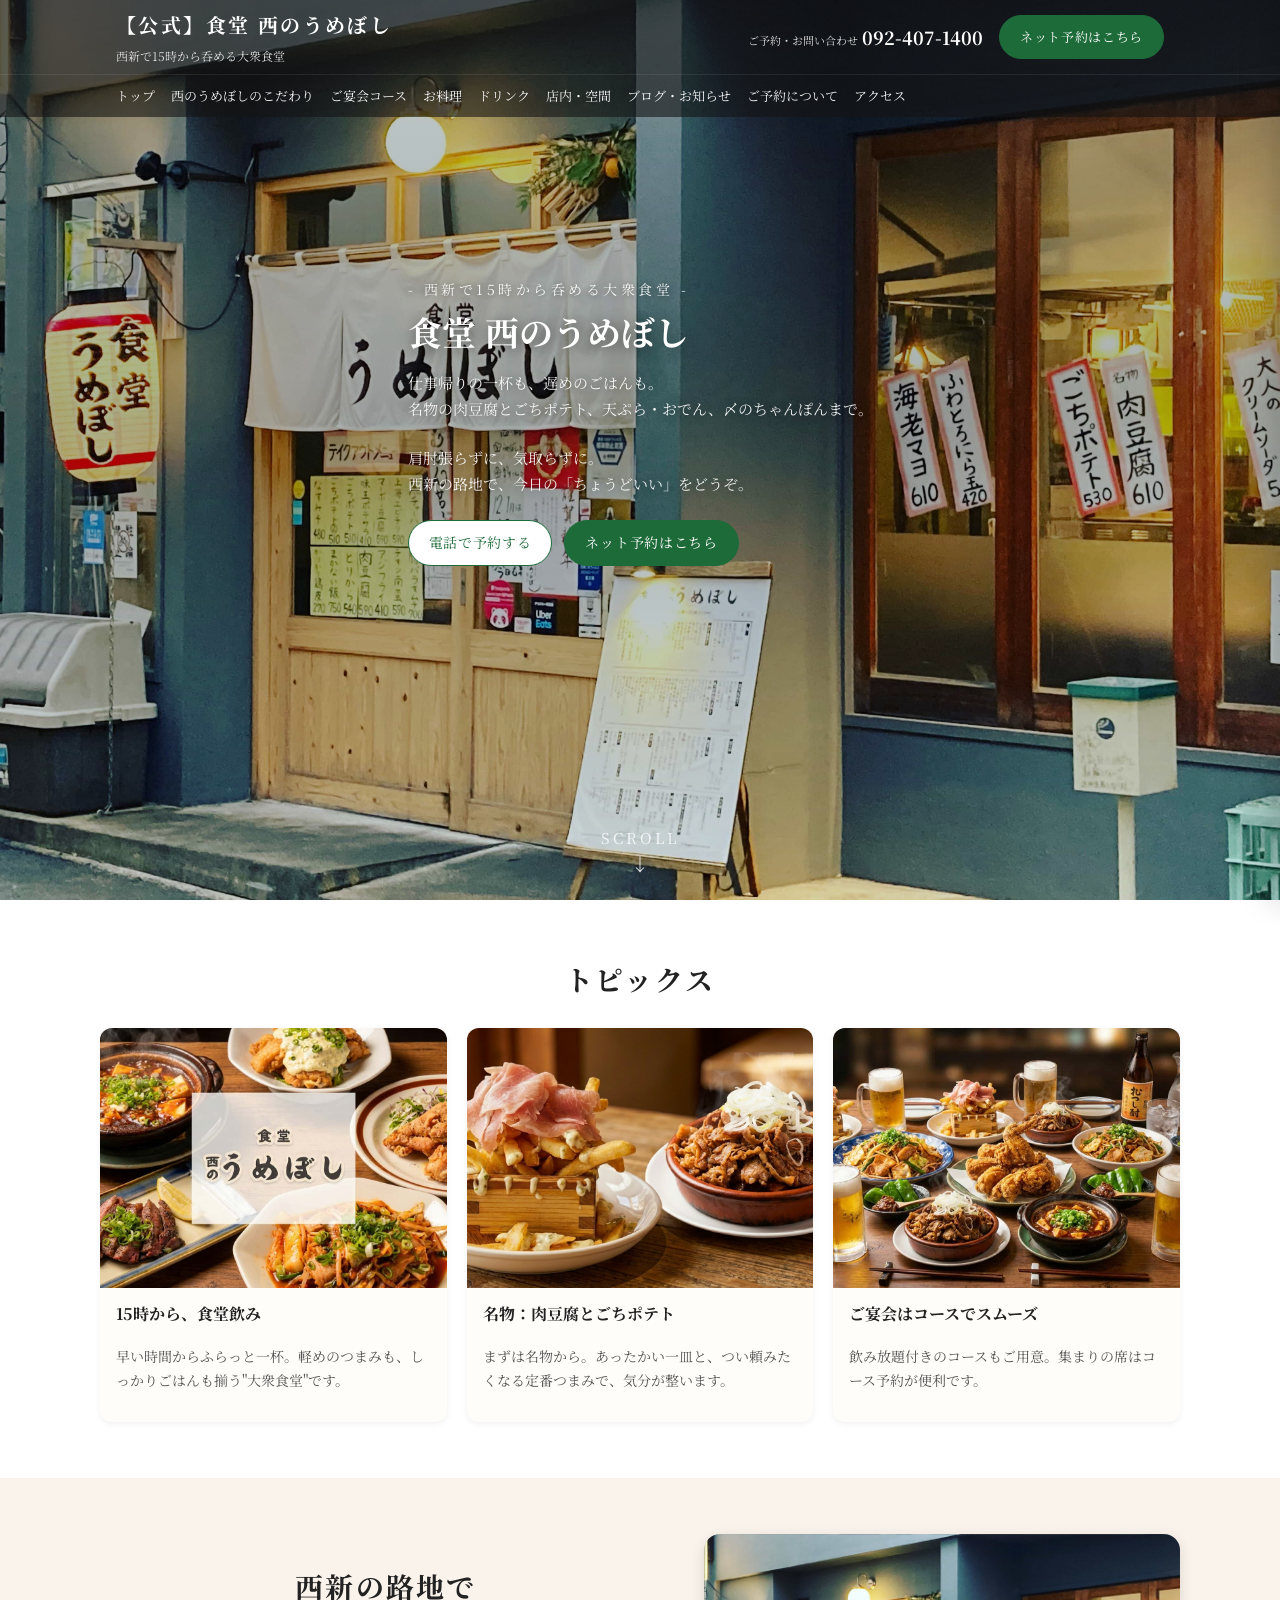
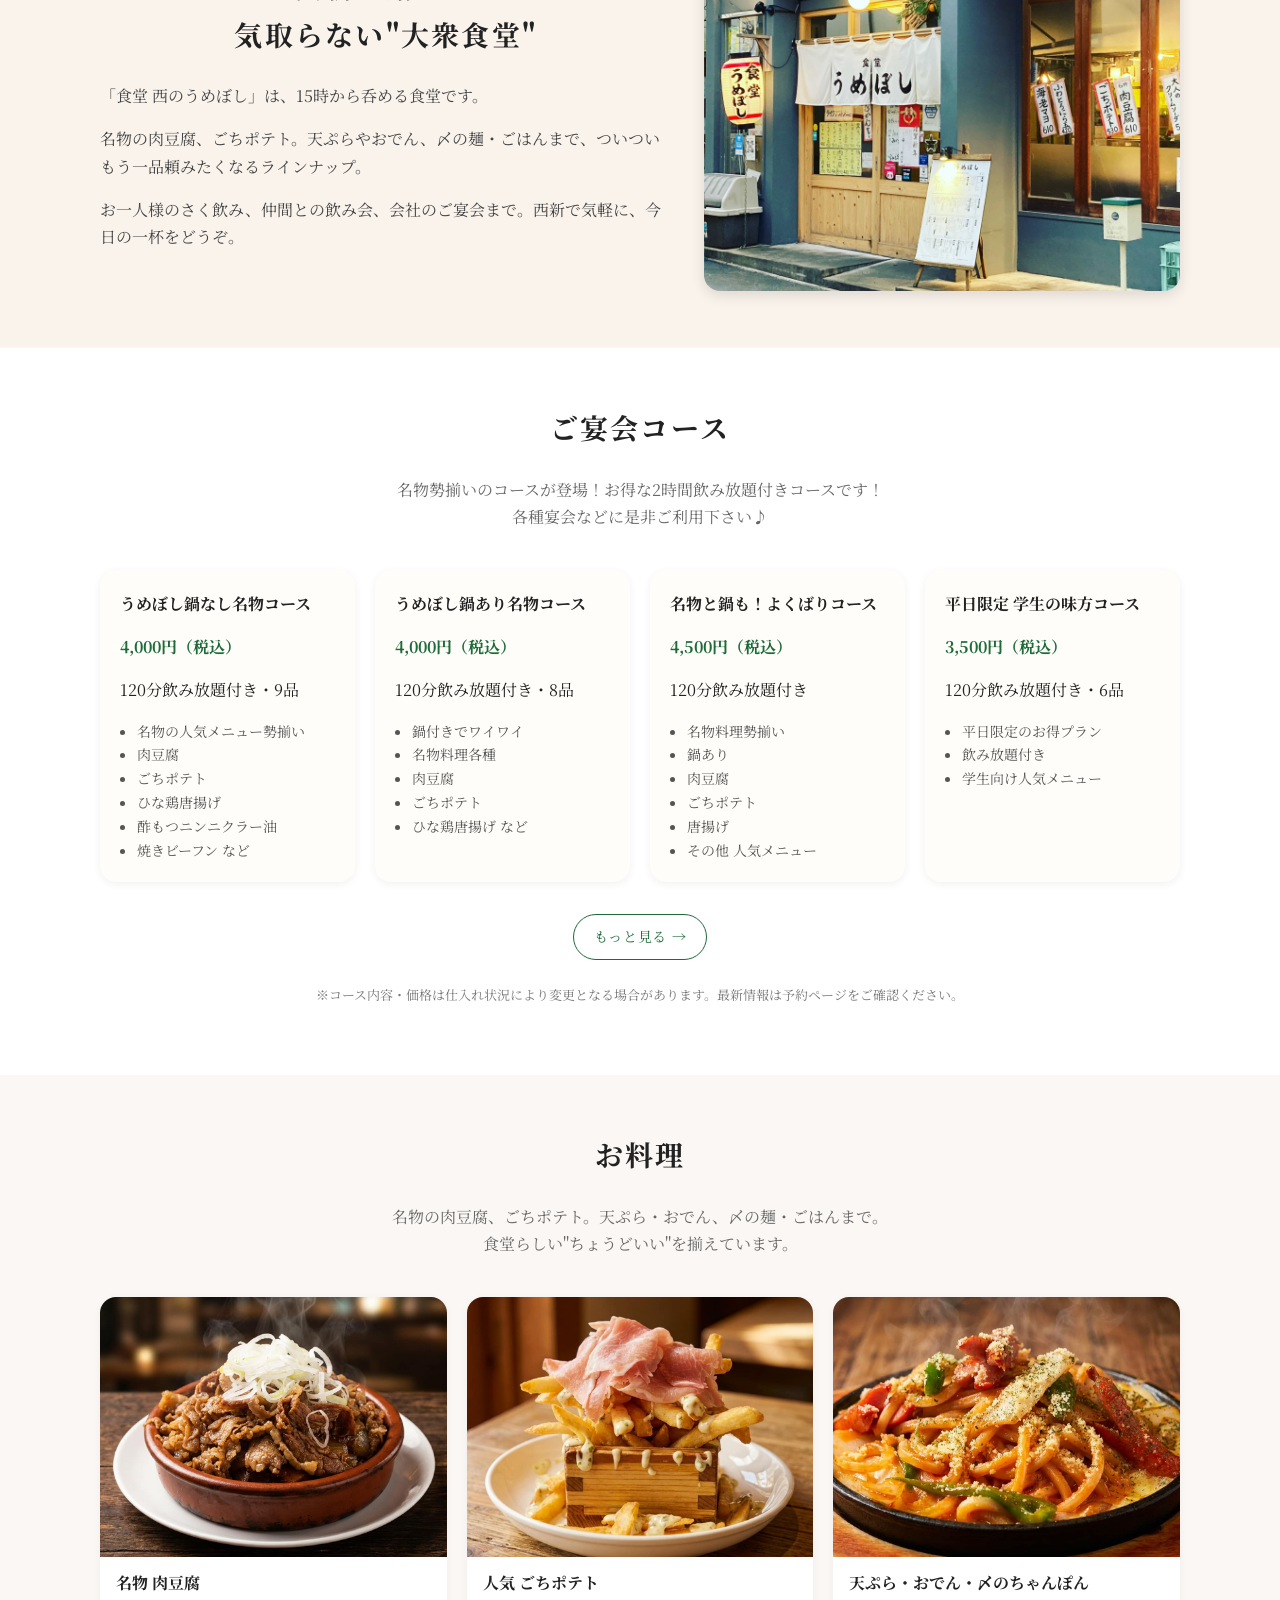
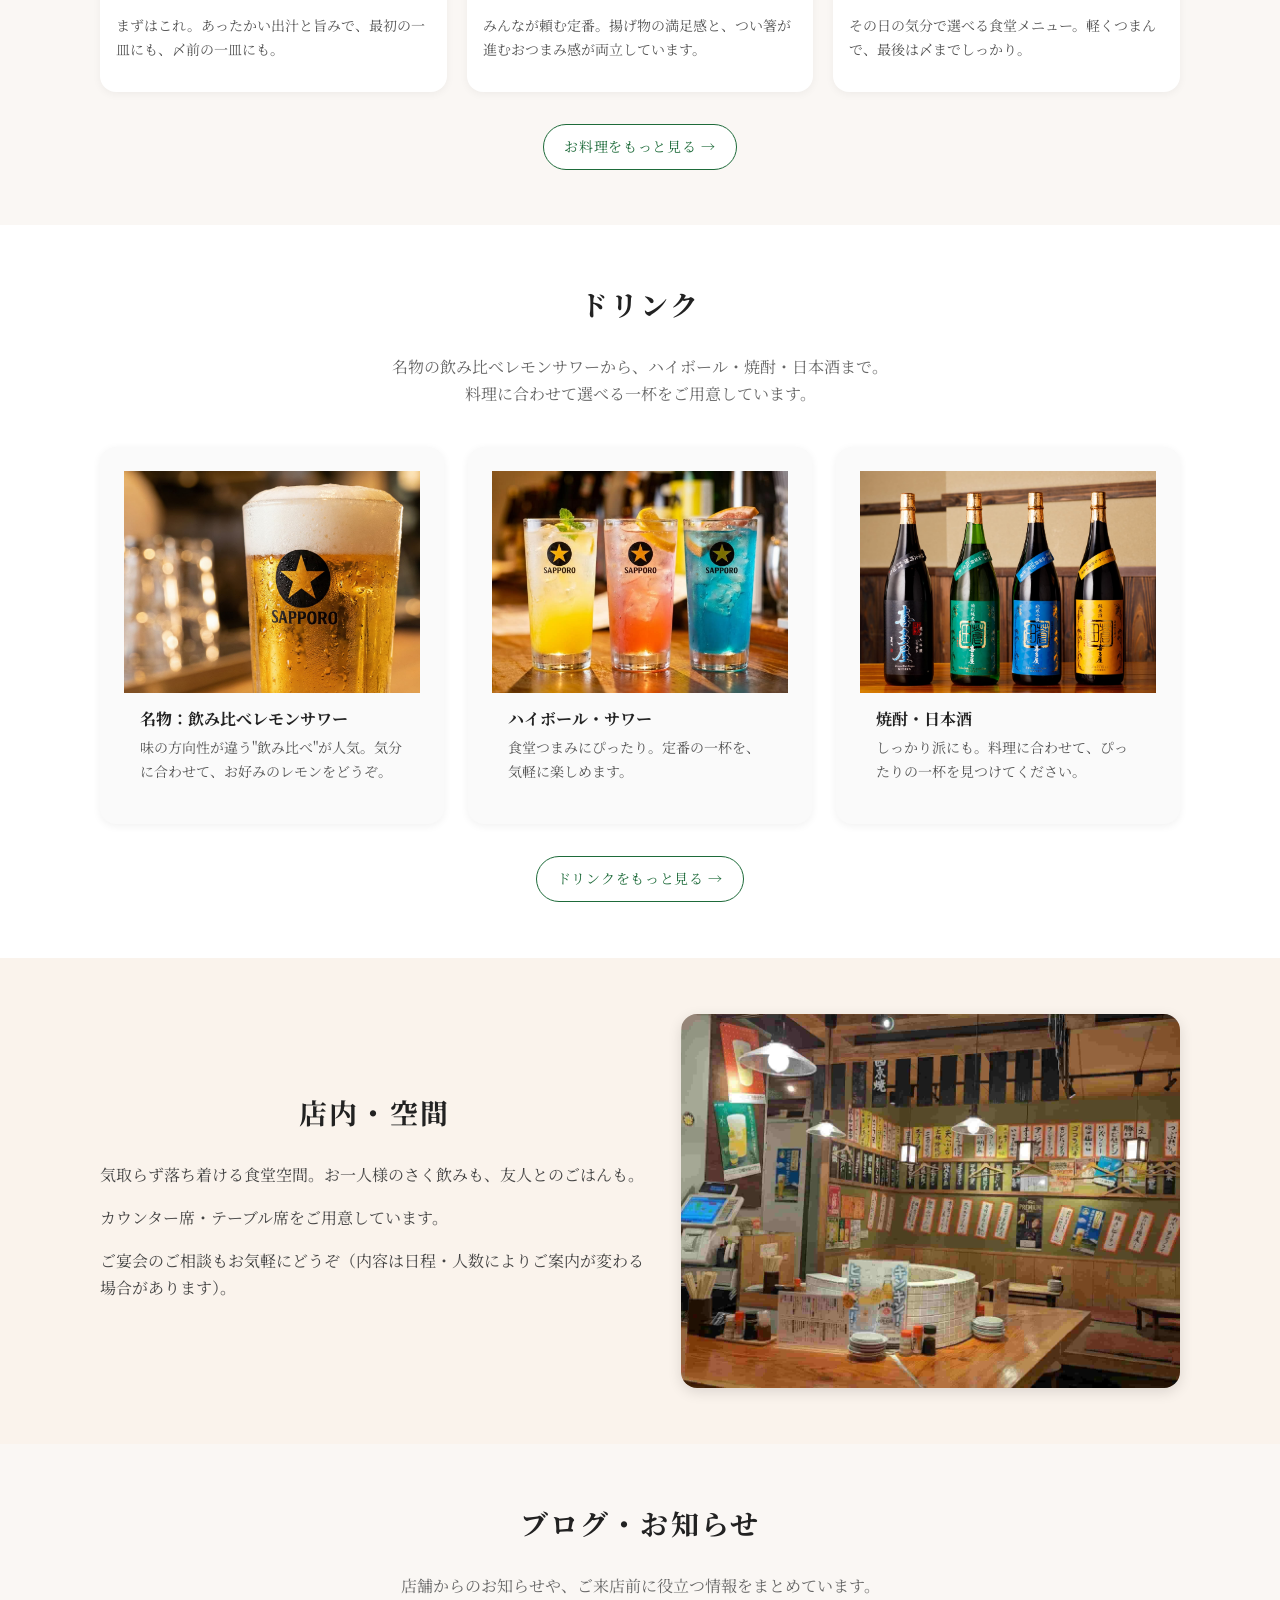
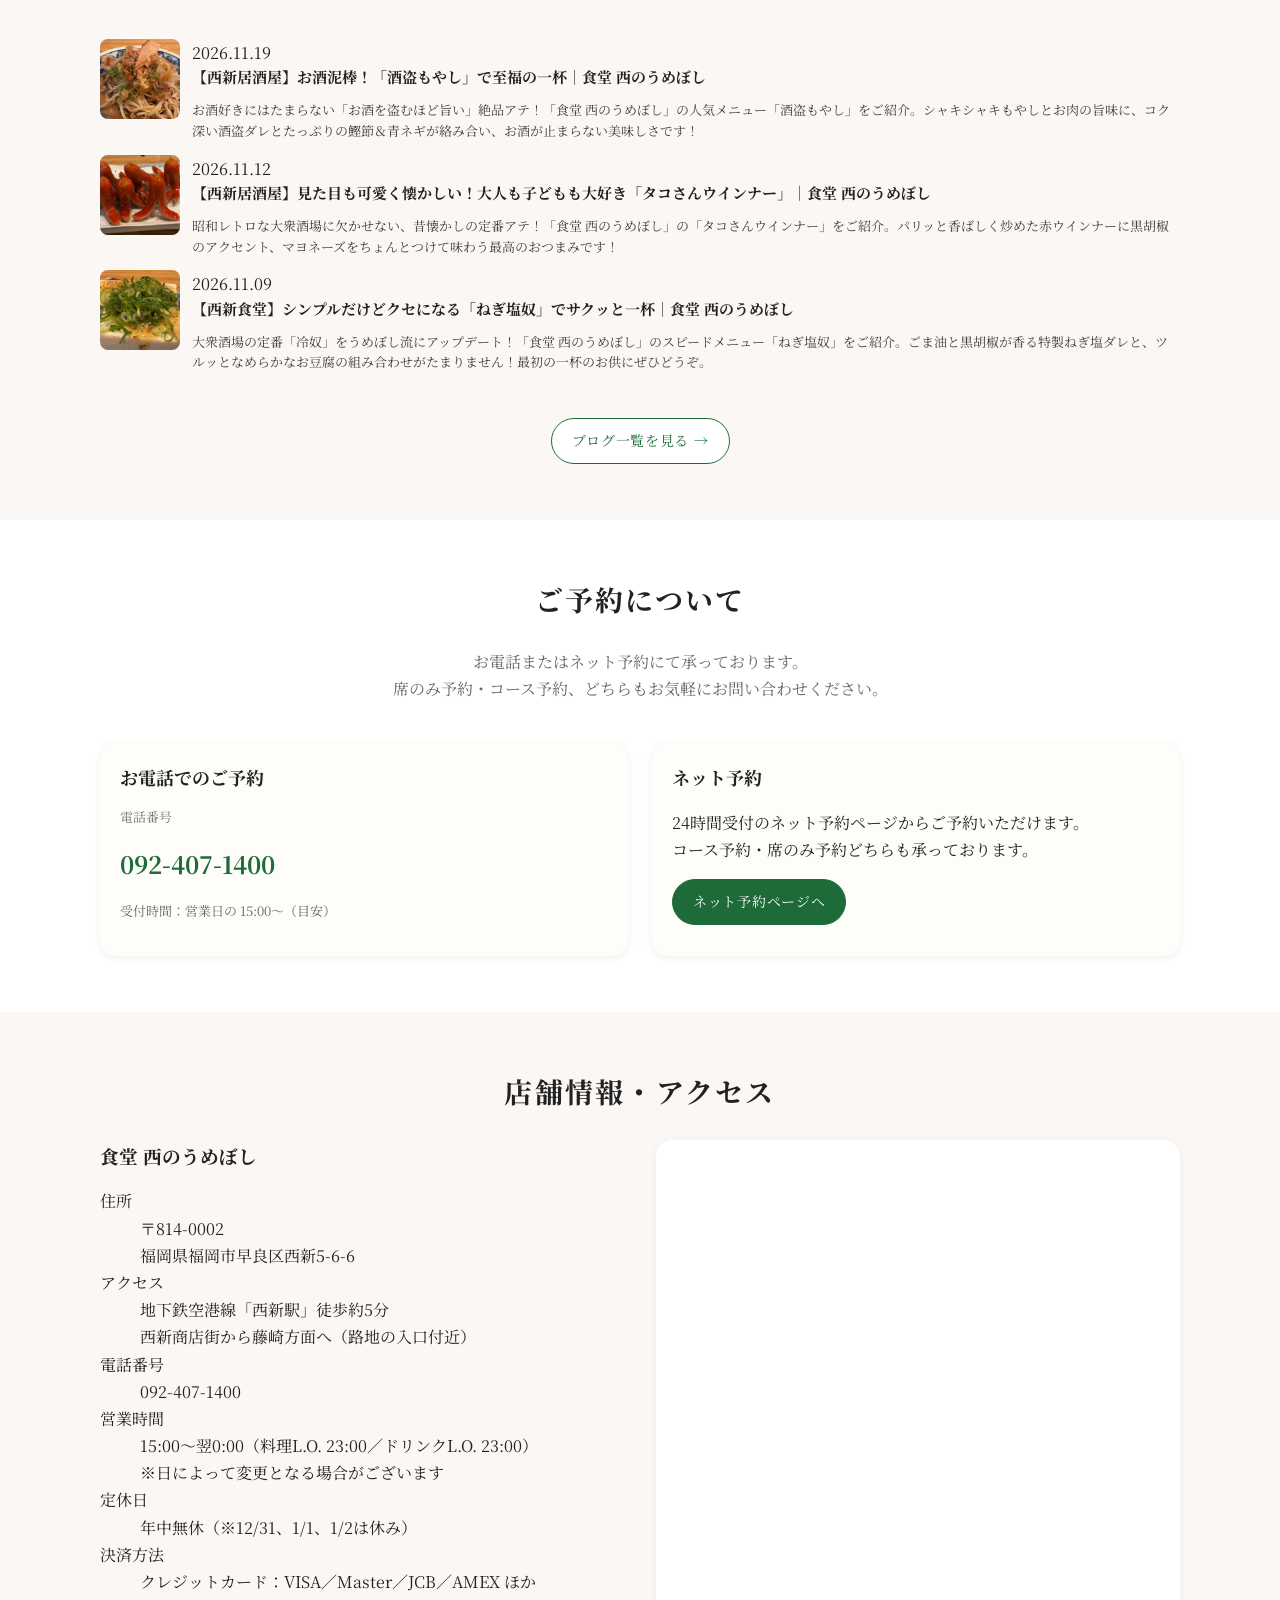
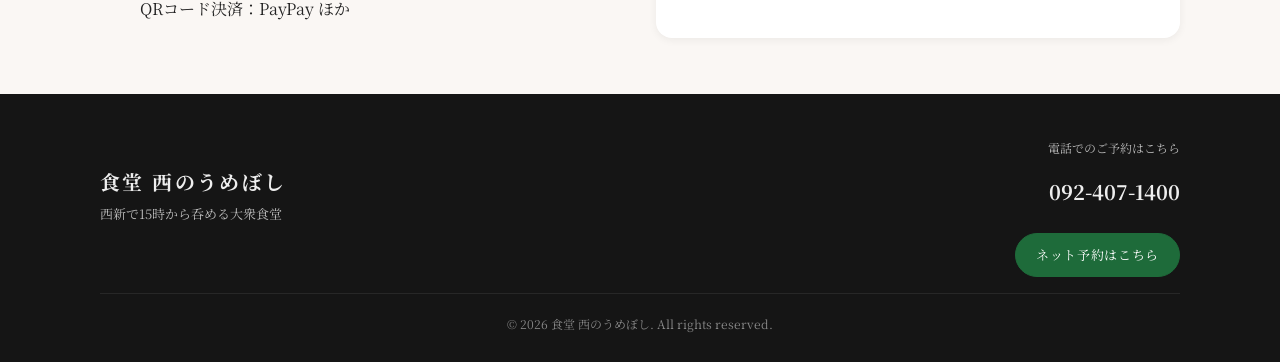
<file: index.html>
<!DOCTYPE html>
<html lang="ja">
<head>
<meta charset="UTF-8">
<title>【公式】食堂 西のうめぼし｜西新 居酒屋・大衆食堂・15時から営業</title>
<meta name="viewport" content="width=device-width, initial-scale=1">
<meta name="description" content="西新駅近く。15時から呑める大衆食堂「食堂 西のうめぼし」。名物の肉豆腐、ごちポテト、天ぷら・おでん、定食も。">
<link rel="canonical" href="https://www.nishinoumeboshi.com/">
<meta name="robots" content="max-image-preview:large">
<link rel="icon" href="./favicon.ico">

<!-- OGP -->
<meta property="og:type" content="website">
<meta property="og:site_name" content="食堂 西のうめぼし">
<meta property="og:title" content="【公式】食堂 西のうめぼし｜西新 居酒屋・大衆食堂・15時から営業">
<meta property="og:description" content="西新で15時から呑める大衆食堂。名物の肉豆腐、ごちポテト、天ぷら・おでん。">
<meta property="og:url" content="https://www.nishinoumeboshi.com/">
<meta property="og:image" content="https://www.nishinoumeboshi.com/assets/ogp.jpg">
<meta property="og:image:width" content="1200">
<meta property="og:image:height" content="630">
<meta name="twitter:card" content="summary_large_image">
<meta name="twitter:image" content="https://www.nishinoumeboshi.com/assets/ogp.jpg">

<!-- Google Fonts -->
<link rel="preconnect" href="https://fonts.googleapis.com">
<link rel="preconnect" href="https://fonts.gstatic.com" crossorigin>
<link href="https://fonts.googleapis.com/css2?family=Noto+Serif+JP:wght@400;500;600&display=swap" rel="stylesheet">

<link rel="stylesheet" href="./style.css">

<meta name="google-site-verification" content="fEvCAuuNOJUX_cIdKbewT7C0nvKQAhyJK-aItCsk_Sc">

<!-- 構造化データ：Restaurant -->
<script type="application/ld+json">
{
  "@context": "https://schema.org",
  "@type": "Restaurant",
  "name": "食堂 西のうめぼし 西新店",
  "image": "https://www.nishinoumeboshi.com/assets/ogp.jpg",
  "url": "https://www.nishinoumeboshi.com/",
  "telephone": "092-407-1400",
  "servesCuisine": ["居酒屋","食堂","おでん","天ぷら"],
  "priceRange": "￥￥",
  "hasMenu": "https://www.nishinoumeboshi.com/menu.html",
  "reservationUrl": "https://pos-reserve.vercel.app/s/nishi-no-umeboshi/book",
  "acceptsReservations": true,
  "currenciesAccepted": "JPY",
  "paymentAccepted": "現金, クレジットカード, QRコード決済",
  "publicAccess": true,
  "smokingAllowed": false,
  "hasMap": "https://www.google.com/maps?q=33.5816321,130.3567926",
  "sameAs": ["https://www.instagram.com/nishino_umeboshi/"],
  "address": {
    "@type": "PostalAddress",
    "streetAddress": "西新5-6-6",
    "addressLocality": "福岡市早良区",
    "addressRegion": "福岡県",
    "postalCode": "814-0002",
    "addressCountry": "JP"
  },
  "geo": {
    "@type": "GeoCoordinates",
    "latitude": 33.5816321,
    "longitude": 130.3567926
  },
  "openingHoursSpecification": [{
    "@type": "OpeningHoursSpecification",
    "dayOfWeek": ["Monday","Tuesday","Wednesday","Thursday","Friday","Saturday","Sunday"],
    "opens": "15:00",
    "closes": "24:00"
  }]
}
</script>

<!-- 構造化データ：FAQ（AEO対策） -->
<script type="application/ld+json">
{
  "@context": "https://schema.org",
  "@type": "FAQPage",
  "mainEntity": [
    {
      "@type": "Question",
      "name": "西のうめぼしの営業時間は？",
      "acceptedAnswer": {
        "@type": "Answer",
        "text": "毎日15時〜翌0:00（ラストオーダー23:00）営業しています。"
      }
    },
    {
      "@type": "Question",
      "name": "食堂 西のうめぼしはどこにありますか？",
      "acceptedAnswer": {
        "@type": "Answer",
        "text": "福岡市早良区西新5-6-6にあります。地下鉄空港線「西新駅」から徒歩約5分です。西新商店街から藤崎方面へすぐの路地にあります。"
      }
    },
    {
      "@type": "Question",
      "name": "予約はできますか？",
      "acceptedAnswer": {
        "@type": "Answer",
        "text": "はい、ネット予約またはお電話（092-407-1400）にてご予約いただけます。席のみ予約・コース予約どちらも承っています。"
      }
    },
    {
      "@type": "Question",
      "name": "定休日はありますか？",
      "acceptedAnswer": {
        "@type": "Answer",
        "text": "年中無休で営業しています（12/31・1/1・1/2は休業）。"
      }
    },
    {
      "@type": "Question",
      "name": "駐車場はありますか？",
      "acceptedAnswer": {
        "@type": "Answer",
        "text": "申し訳ございませんが、専用駐車場のご用意はございません。近隣のコインパーキングをご利用ください。"
      }
    },
    {
      "@type": "Question",
      "name": "支払い方法は何が使えますか？",
      "acceptedAnswer": {
        "@type": "Answer",
        "text": "現金・クレジットカード（VISA／Master／JCB／AMEX ほか）・QRコード決済（PayPay ほか）に対応しています。"
      }
    },
    {
      "@type": "Question",
      "name": "名物メニューは何ですか？",
      "acceptedAnswer": {
        "@type": "Answer",
        "text": "名物の「肉豆腐」と「ごちポテト」が人気です。天ぷら・おでん・〆のちゃんぽんもご好評いただいています。"
      }
    },
    {
      "@type": "Question",
      "name": "何時から営業していますか？",
      "acceptedAnswer": {
        "@type": "Answer",
        "text": "15時から営業しています。仕事帰りや早い時間からでも気軽にお越しいただけます。"
      }
    }
  ]
}
</script>

<!-- GA4 -->
<script async src="https://www.googletagmanager.com/gtag/js?id=G-H31NR021JT"></script>
<script>
window.dataLayer = window.dataLayer || [];
function gtag(){dataLayer.push(arguments);}
gtag('js', new Date());
gtag('config', 'G-H31NR021JT');
function trackAndGo(eventName, label, url){
  gtag('event', eventName, {
    event_label: label,
    event_callback: function(){ if(url) window.location.href = url; }
  });
  setTimeout(function(){ if(url) window.location.href = url; }, 500);
}
</script>
<script src="vendor/blog-security.js"></script>
</head>

<body class="is-home" data-page="home">
<div id="top"></div>

<!-- ★ 共通ヘッダー差し込み先 -->
<div id="shared-header"></div>

<main id="main">

  <!-- メインビジュアル -->
  <section class="hero">
    <!-- スライドショー背景 -->
    <div class="hero-slides" aria-hidden="true">
      <div class="hero-slide is-active" style="background-image:url('./images/hero-nishiume.jpg')"></div>
      <div class="hero-slide" style="background-image:url('./images/hero-bunta.jpg')"></div>
      <div class="hero-slide" style="background-image:url('./images/space-nishiume.jpg')"></div>
    </div>

    <div class="hero-inner">
      <p class="hero-eyebrow">- 西新で15時から呑める大衆食堂 -</p>
      <h1 class="hero-title">食堂 西のうめぼし</h1>

      <p class="hero-lead">
        仕事帰りの一杯も、遅めのごはんも。<br>
        名物の肉豆腐とごちポテト、天ぷら・おでん、〆のちゃんぽんまで。
      </p>
      <p class="hero-lead">
        肩肘張らずに、気取らずに。<br>
        西新の路地で、今日の「ちょうどいい」をどうぞ。
      </p>

      <div class="hero-actions">
        <a href="tel:0924071400" class="btn-secondary"
          onclick="gtag('event','click_tel',{event_label:'hero_tel'});">
          電話で予約する
        </a>
        <a href="https://pos-reserve.vercel.app/s/nishi-no-umeboshi/book"
          target="_blank" rel="noopener" class="btn-primary"
          onclick="gtag('event','click_reserve',{event_label:'hero_reserve'});">
          ネット予約はこちら
        </a>
      </div>
    </div>

    <a href="#topics" class="scroll-indicator" aria-label="次のセクションへスクロール">
      <span class="scroll-indicator__text">SCROLL</span>
      <span class="scroll-indicator__arrow">↓</span>
    </a>
  </section>

  <!-- トピックス -->
  <section id="topics" class="section topics">
    <div class="section-inner">
      <h2 class="section-title">トピックス</h2>
      <div class="topics-grid">
        <article class="topic-card">
          <div class="topic-image topic-image-1"></div>
          <h3>15時から、食堂飲み</h3>
          <p>早い時間からふらっと一杯。軽めのつまみも、しっかりごはんも揃う"大衆食堂"です。</p>
        </article>
        <article class="topic-card">
          <div class="topic-image topic-image-2"></div>
          <h3>名物：肉豆腐とごちポテト</h3>
          <p>まずは名物から。あったかい一皿と、つい頼みたくなる定番つまみで、気分が整います。</p>
        </article>
        <article class="topic-card">
          <div class="topic-image topic-image-3"></div>
          <h3>ご宴会はコースでスムーズ</h3>
          <p>飲み放題付きのコースもご用意。集まりの席はコース予約が便利です。</p>
        </article>
      </div>
    </div>
  </section>

  <!-- コンセプト -->
  <section id="concept" class="section concept">
    <div class="section-inner concept-inner">
      <div class="concept-text">
        <h2 class="section-title">西新の路地で<br>気取らない"大衆食堂"</h2>
        <p>「食堂 西のうめぼし」は、15時から呑める食堂です。</p>
        <p>名物の肉豆腐、ごちポテト。天ぷらやおでん、〆の麺・ごはんまで、ついついもう一品頼みたくなるラインナップ。</p>
        <p>お一人様のさく飲み、仲間との飲み会、会社のご宴会まで。西新で気軽に、今日の一杯をどうぞ。</p>
      </div>
      <div class="concept-image concept-main-image"></div>
    </div>
  </section>

  <!-- コース -->
  <section id="course" class="section course">
    <div class="section-inner">
      <h2 class="section-title">ご宴会コース</h2>
      <p class="section-lead">
        名物勢揃いのコースが登場！お得な2時間飲み放題付きコースです！<br>
        各種宴会などに是非ご利用下さい♪
      </p>

      <div class="course-grid">
        <article class="course-card">
          <h3>うめぼし鍋なし名物コース</h3>
          <p class="course-price">4,000円（税込）</p>
          <p class="course-lead">120分飲み放題付き・9品</p>
          <ul class="course-list">
            <li>名物の人気メニュー勢揃い</li>
            <li>肉豆腐</li>
            <li>ごちポテト</li>
            <li>ひな鶏唐揚げ</li>
            <li>酢もつニンニクラー油</li>
            <li>焼きビーフン など</li>
          </ul>
        </article>

        <article class="course-card">
          <h3>うめぼし鍋あり名物コース</h3>
          <p class="course-price">4,000円（税込）</p>
          <p class="course-lead">120分飲み放題付き・8品</p>
          <ul class="course-list">
            <li>鍋付きでワイワイ</li>
            <li>名物料理各種</li>
            <li>肉豆腐</li>
            <li>ごちポテト</li>
            <li>ひな鶏唐揚げ など</li>
          </ul>
        </article>

        <article class="course-card">
          <h3>名物と鍋も！よくばりコース</h3>
          <p class="course-price">4,500円（税込）</p>
          <p class="course-lead">120分飲み放題付き</p>
          <ul class="course-list">
            <li>名物料理勢揃い</li>
            <li>鍋あり</li>
            <li>肉豆腐</li>
            <li>ごちポテト</li>
            <li>唐揚げ</li>
            <li>その他 人気メニュー</li>
          </ul>
        </article>

        <article class="course-card">
          <h3>平日限定 学生の味方コース</h3>
          <p class="course-price">3,500円（税込）</p>
          <p class="course-lead">120分飲み放題付き・6品</p>
          <ul class="course-list">
            <li>平日限定のお得プラン</li>
            <li>飲み放題付き</li>
            <li>学生向け人気メニュー</li>
          </ul>
        </article>
      </div>

      <div class="more-link">
        <a class="btn-secondary" href="/course.html">もっと見る →</a>
      </div>

      <p class="course-note">
        ※コース内容・価格は仕入れ状況により変更となる場合があります。最新情報は予約ページをご確認ください。
      </p>
    </div>
  </section>

  <!-- お料理 -->
  <section id="menu" class="section menu">
    <div class="section-inner">
      <h2 class="section-title">お料理</h2>
      <p class="section-lead">名物の肉豆腐、ごちポテト。天ぷら・おでん、〆の麺・ごはんまで。<br>食堂らしい"ちょうどいい"を揃えています。</p>

      <div class="menu-grid">
        <article class="menu-card">
          <div class="menu-image menu-image-1"></div>
          <h3>名物 肉豆腐</h3>
          <p>まずはこれ。あったかい出汁と旨みで、最初の一皿にも、〆前の一皿にも。</p>
        </article>
        <article class="menu-card">
          <div class="menu-image menu-image-2"></div>
          <h3>人気 ごちポテト</h3>
          <p>みんなが頼む定番。揚げ物の満足感と、つい箸が進むおつまみ感が両立しています。</p>
        </article>
        <article class="menu-card">
          <div class="menu-image menu-image-3"></div>
          <h3>天ぷら・おでん・〆のちゃんぽん</h3>
          <p>その日の気分で選べる食堂メニュー。軽くつまんで、最後は〆までしっかり。</p>
        </article>
      </div>

      <div class="more-link">
        <a href="/menu.html" class="btn-secondary">お料理をもっと見る →</a>
      </div>
    </div>
  </section>

  <!-- ドリンク -->
  <section id="drink" class="section drink">
    <div class="section-inner">
      <h2 class="section-title">ドリンク</h2>
      <p class="section-lead">名物の飲み比べレモンサワーから、ハイボール・焼酎・日本酒まで。<br>料理に合わせて選べる一杯をご用意しています。</p>

      <div class="drink-grid">
        <article class="drink-card">
          <div class="drink-image drink-image-1"></div>
          <h3>名物：飲み比べレモンサワー</h3>
          <p>味の方向性が違う"飲み比べ"が人気。気分に合わせて、お好みのレモンをどうぞ。</p>
        </article>
        <article class="drink-card">
          <div class="drink-image drink-image-2"></div>
          <h3>ハイボール・サワー</h3>
          <p>食堂つまみにぴったり。定番の一杯を、気軽に楽しめます。</p>
        </article>
        <article class="drink-card">
          <div class="drink-image drink-image-3"></div>
          <h3>焼酎・日本酒</h3>
          <p>しっかり派にも。料理に合わせて、ぴったりの一杯を見つけてください。</p>
        </article>
      </div>

      <div class="more-link">
        <a href="/drink.html" class="btn-secondary">ドリンクをもっと見る →</a>
      </div>
    </div>
  </section>

  <!-- 店内・空間 -->
  <section id="space" class="section space">
    <div class="section-inner space-inner">
      <div class="space-text">
        <h2 class="section-title">店内・空間</h2>
        <p>気取らず落ち着ける食堂空間。お一人様のさく飲みも、友人とのごはんも。</p>
        <p>カウンター席・テーブル席をご用意しています。</p>
        <p>ご宴会のご相談もお気軽にどうぞ（内容は日程・人数によりご案内が変わる場合があります）。</p>
      </div>
      <div class="space-image space-main-image"></div>
    </div>
  </section>

  <!-- ブログ・お知らせ -->
  <section id="blog" class="section blog">
    <div class="section-inner">
      <h2 class="section-title">ブログ・お知らせ</h2>
      <p class="section-lead">店舗からのお知らせや、ご来店前に役立つ情報をまとめています。</p>

      <div class="blog-grid" id="blog-latest-grid">
        <article class="blog-card">
          <a href="/blog/">
            <div class="blog-body">
              <h3 class="blog-title">ブログ一覧を見る</h3>
              <p class="blog-excerpt">最新情報やおすすめ記事を掲載しています。</p>
            </div>
          </a>
        </article>
      </div>

      <div class="more-link">
        <a href="/blog/" class="btn-secondary">ブログ一覧を見る →</a>
      </div>
    </div>
  </section>

  <!-- ★ 共通フッター差し込み先 -->
  <div id="shared-bottom"></div>

  <!-- ページトップ -->
  <a href="#top" class="page-top" aria-label="ページの先頭へ戻る">＾</a>

</main>

<script src="./common.js"></script>
<script>
/* ヒーロー スライドショー */
(function(){
  const slides = document.querySelectorAll('.hero-slide');
  if(slides.length < 2) return;
  let current = 0;
  setInterval(function(){
    slides[current].classList.remove('is-active');
    current = (current + 1) % slides.length;
    slides[current].classList.add('is-active');
  }, 5000);
})();
</script>
<script>
/* トップ：ブログ最新3件を自動表示 */
(function () {
  const grid = document.getElementById('blog-latest-grid');
  if (!grid) return;

  function esc(s) {
    return String(s ?? '').replaceAll('&','&amp;').replaceAll('<','&lt;')
      .replaceAll('>','&gt;').replaceAll('"','&quot;').replaceAll("'","&#39;");
  }
  function fmtDate(d) {
    const m = String(d || '').match(/^(\d{4})-(\d{2})-(\d{2})$/);
    return m ? `${m[1]}.${m[2]}.${m[3]}` : esc(d || '');
  }

  fetch('./blog/posts.json', { cache: 'no-store' })
    .then(r => { if (!r.ok) throw new Error(); return r.json(); })
    .then(data => {
      const posts = data.posts ?? data;
      if (!Array.isArray(posts)) throw new Error();
      posts.sort((a, b) => String(b.date || '').localeCompare(String(a.date || '')));
      const top3 = posts.slice(0, 3);
      grid.innerHTML = '';
      top3.forEach(p => {
        const img = p.image ? String(p.image).replace(/^\.\//, './blog/') : '';
        const bg  = img ? `background-image:url('${esc(BlogSecurity.imageURL(img))}');` : '';
        const el  = document.createElement('article');
        el.className = 'blog-card';
        el.innerHTML = `
          <a href="/blog/posts/post.html?slug=${encodeURIComponent(p.slug)}">
            <div class="blog-image" style="${bg}"></div>
            <div class="blog-body">
              <time class="blog-date" datetime="${esc(p.date)}">${fmtDate(p.date)}</time>
              <h3 class="blog-title">${esc(p.title)}</h3>
              <p class="blog-excerpt">${esc(p.excerpt)}</p>
            </div>
          </a>`;
        grid.appendChild(el);
      });
    })
    .catch(() => {
      grid.innerHTML = `
        <article class="blog-card">
          <a href="/blog/">
            <div class="blog-body">
              <h3 class="blog-title">ブログ一覧を見る</h3>
              <p class="blog-excerpt">最新情報やおすすめ記事を掲載しています。</p>
            </div>
          </a>
        </article>`;
    });
})();
</script>

</body>
</html>
</file>
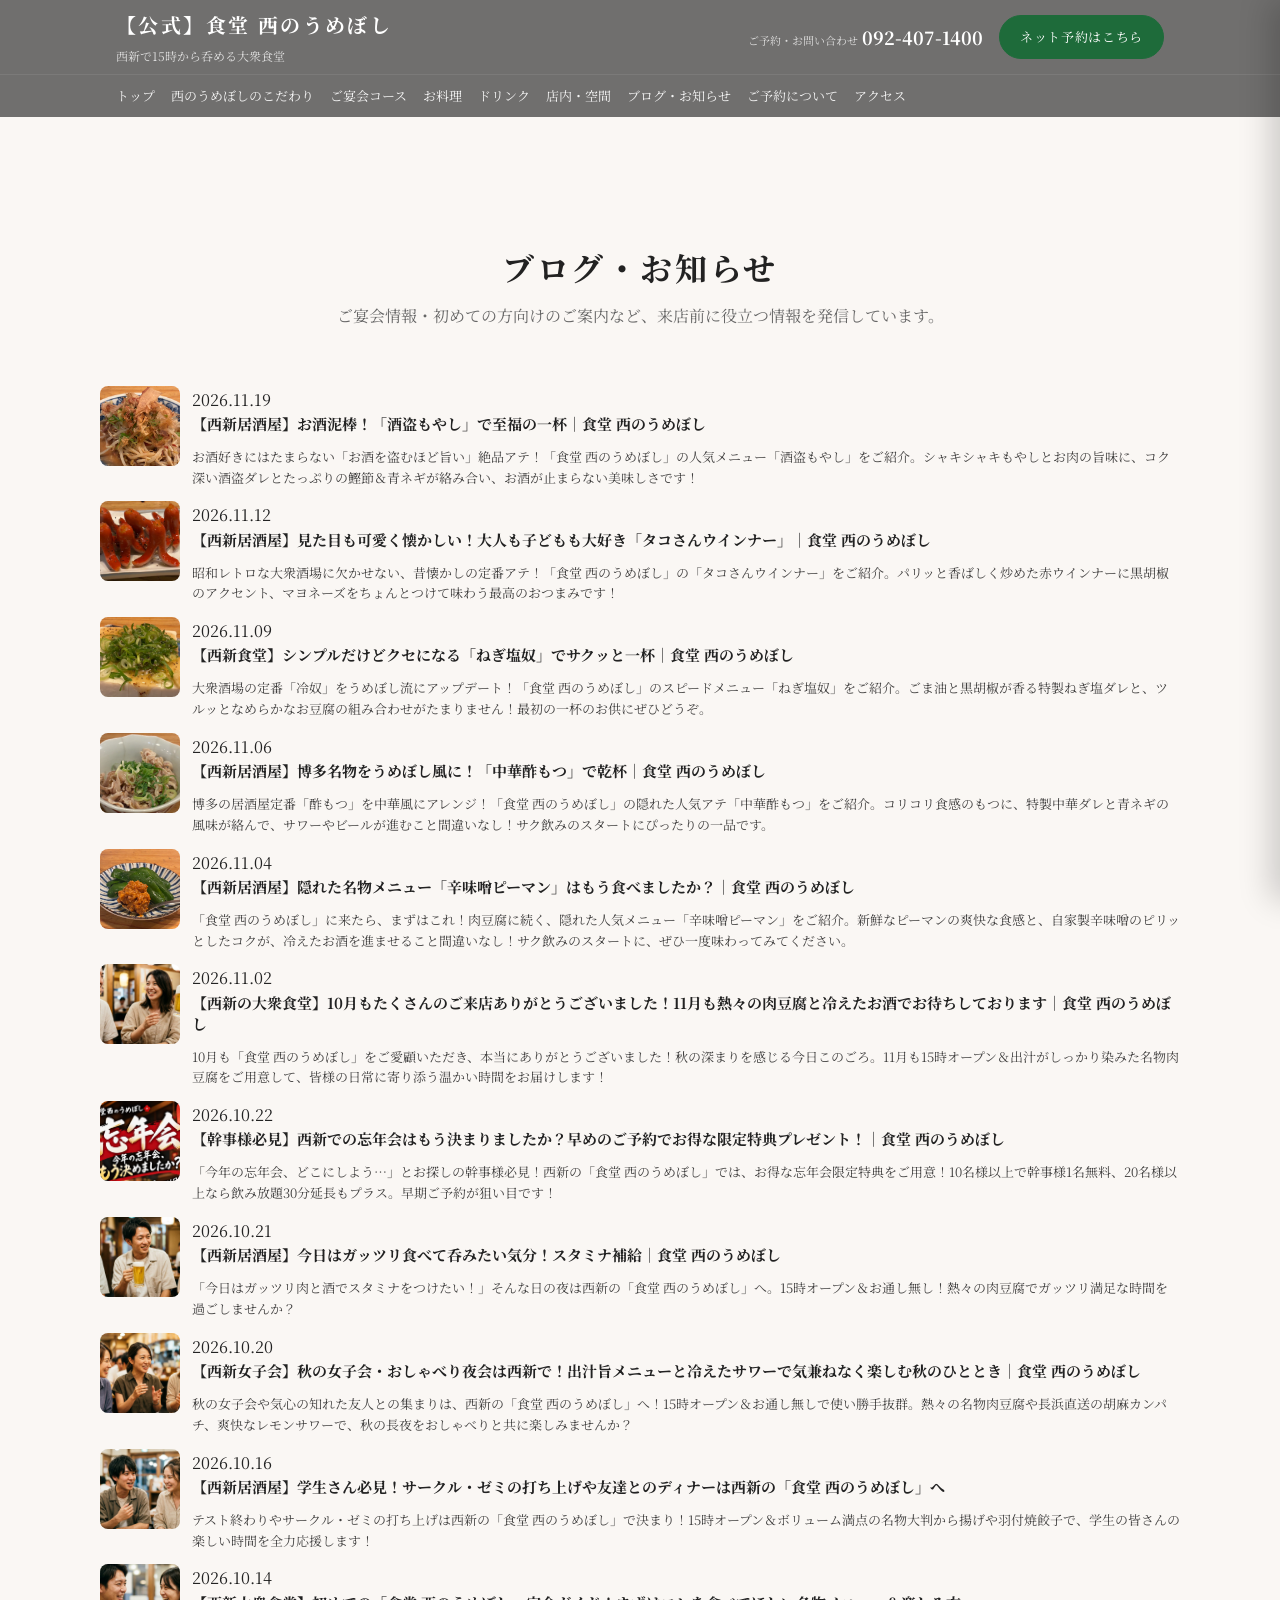
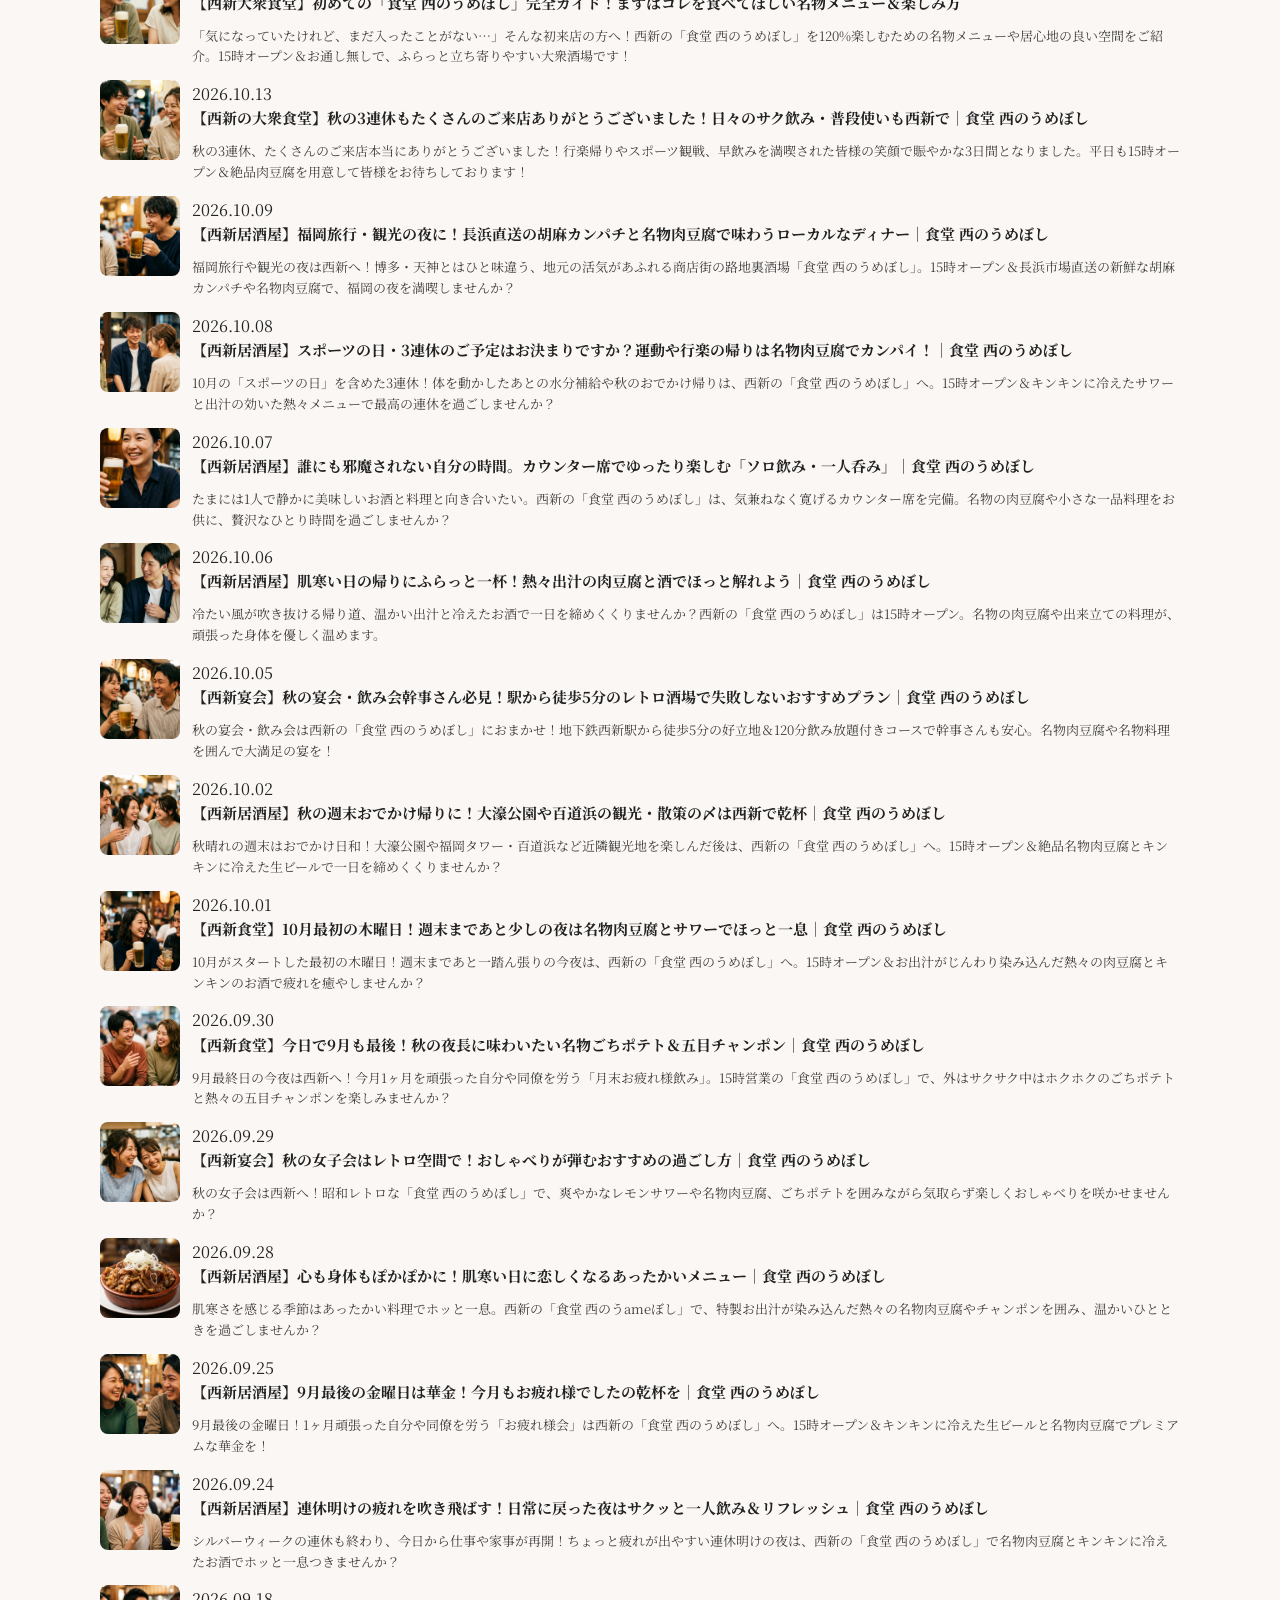
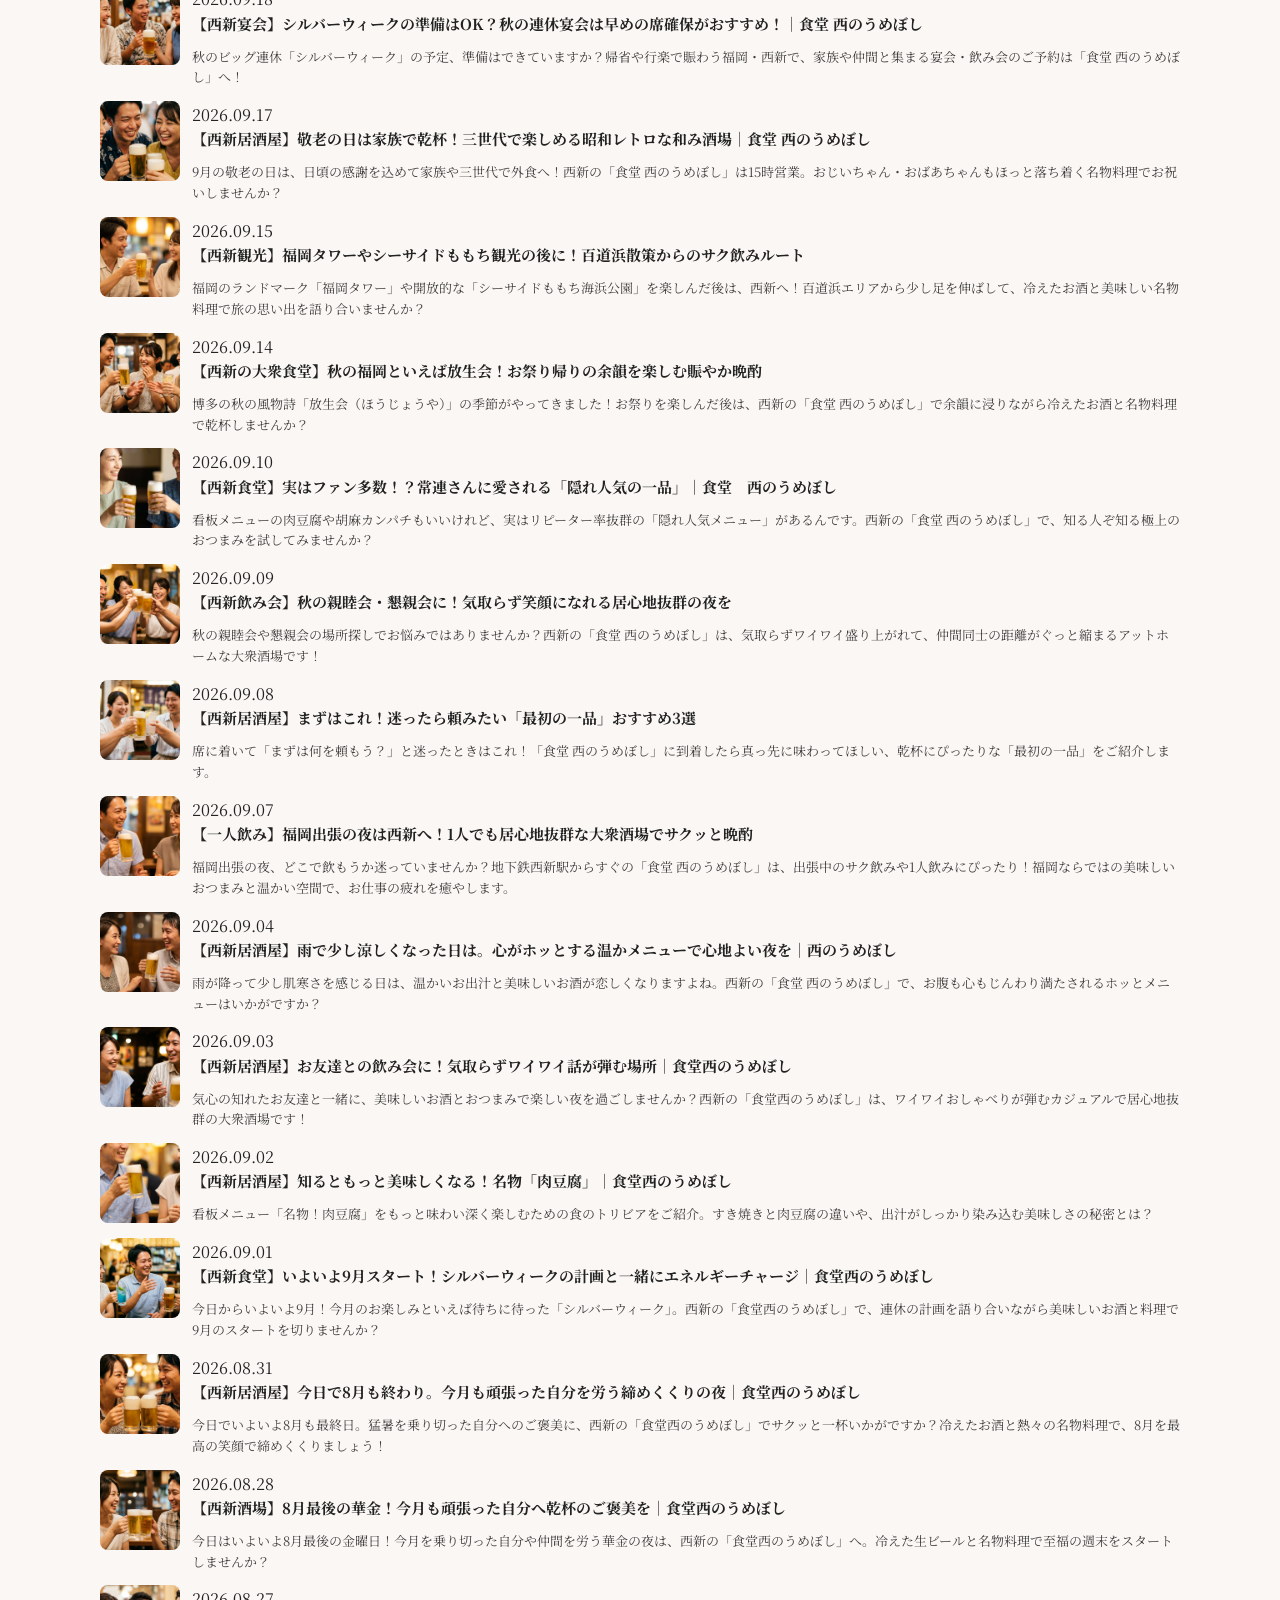
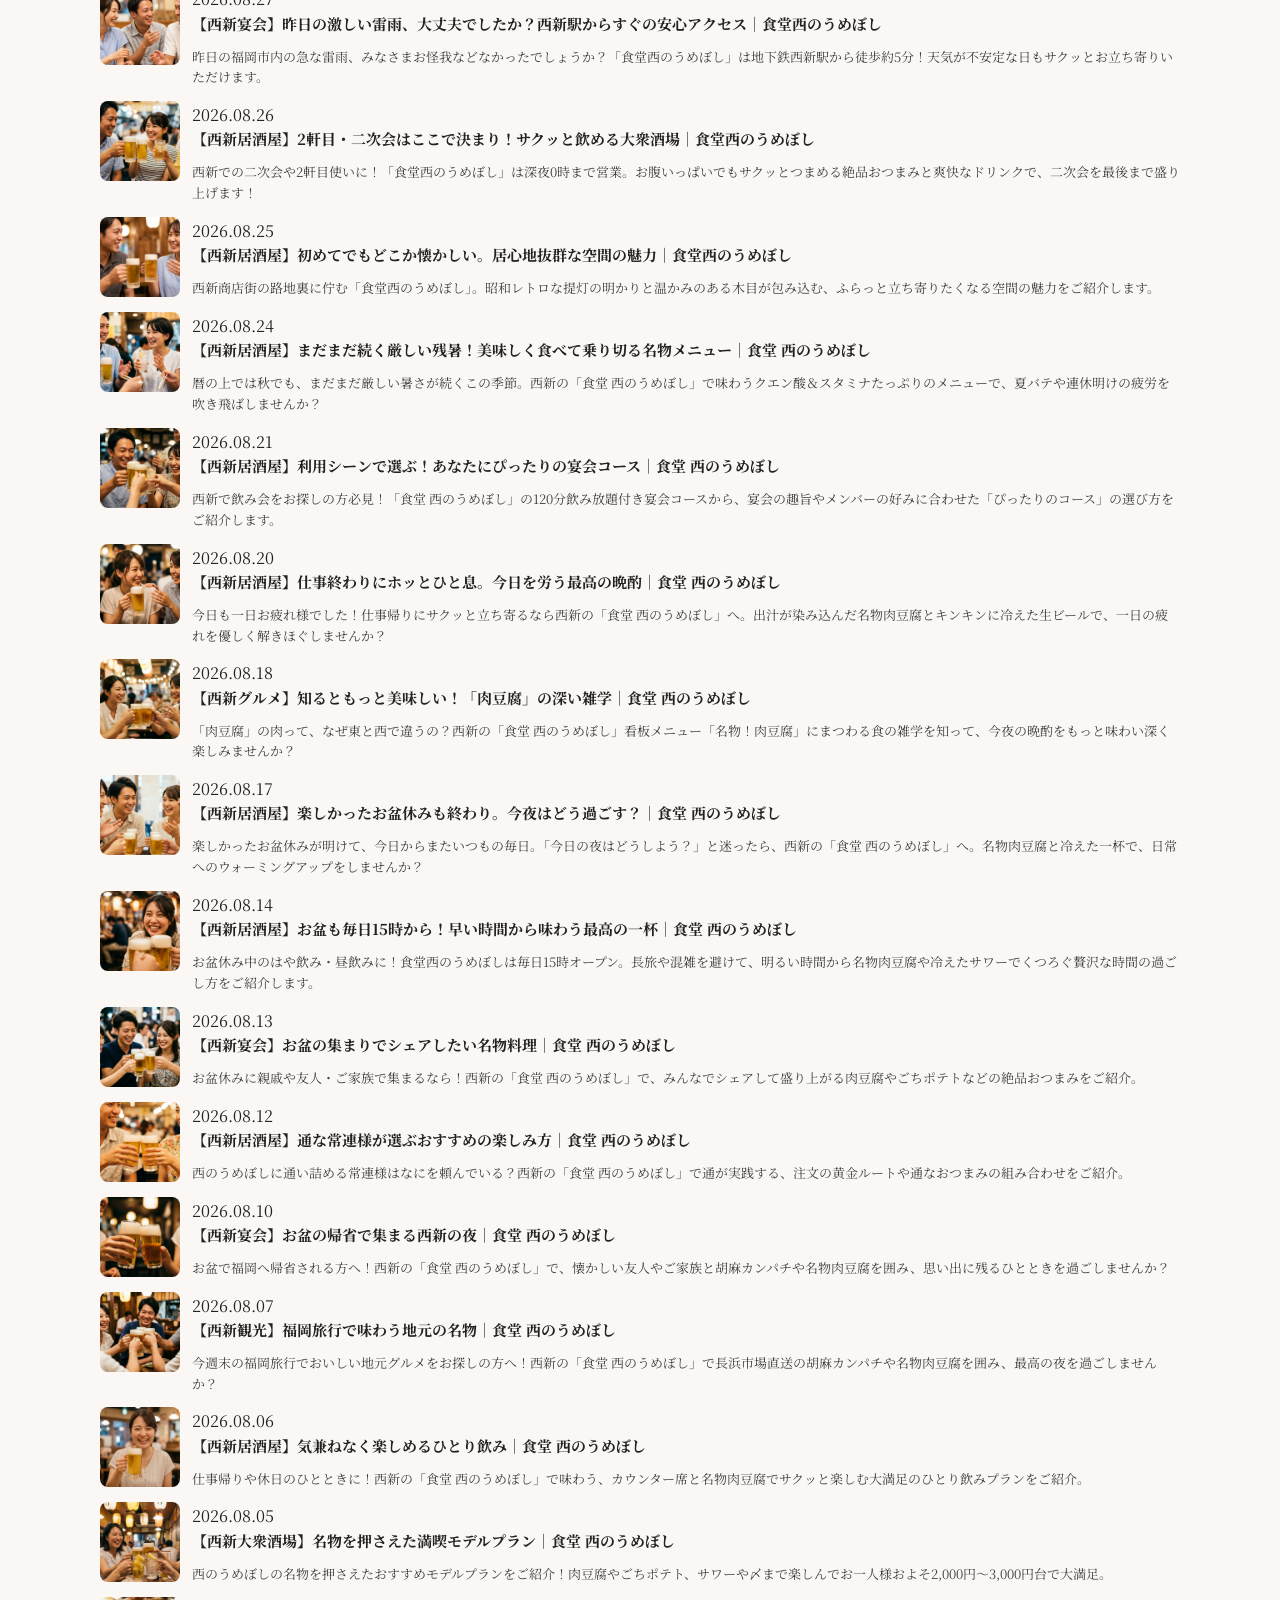
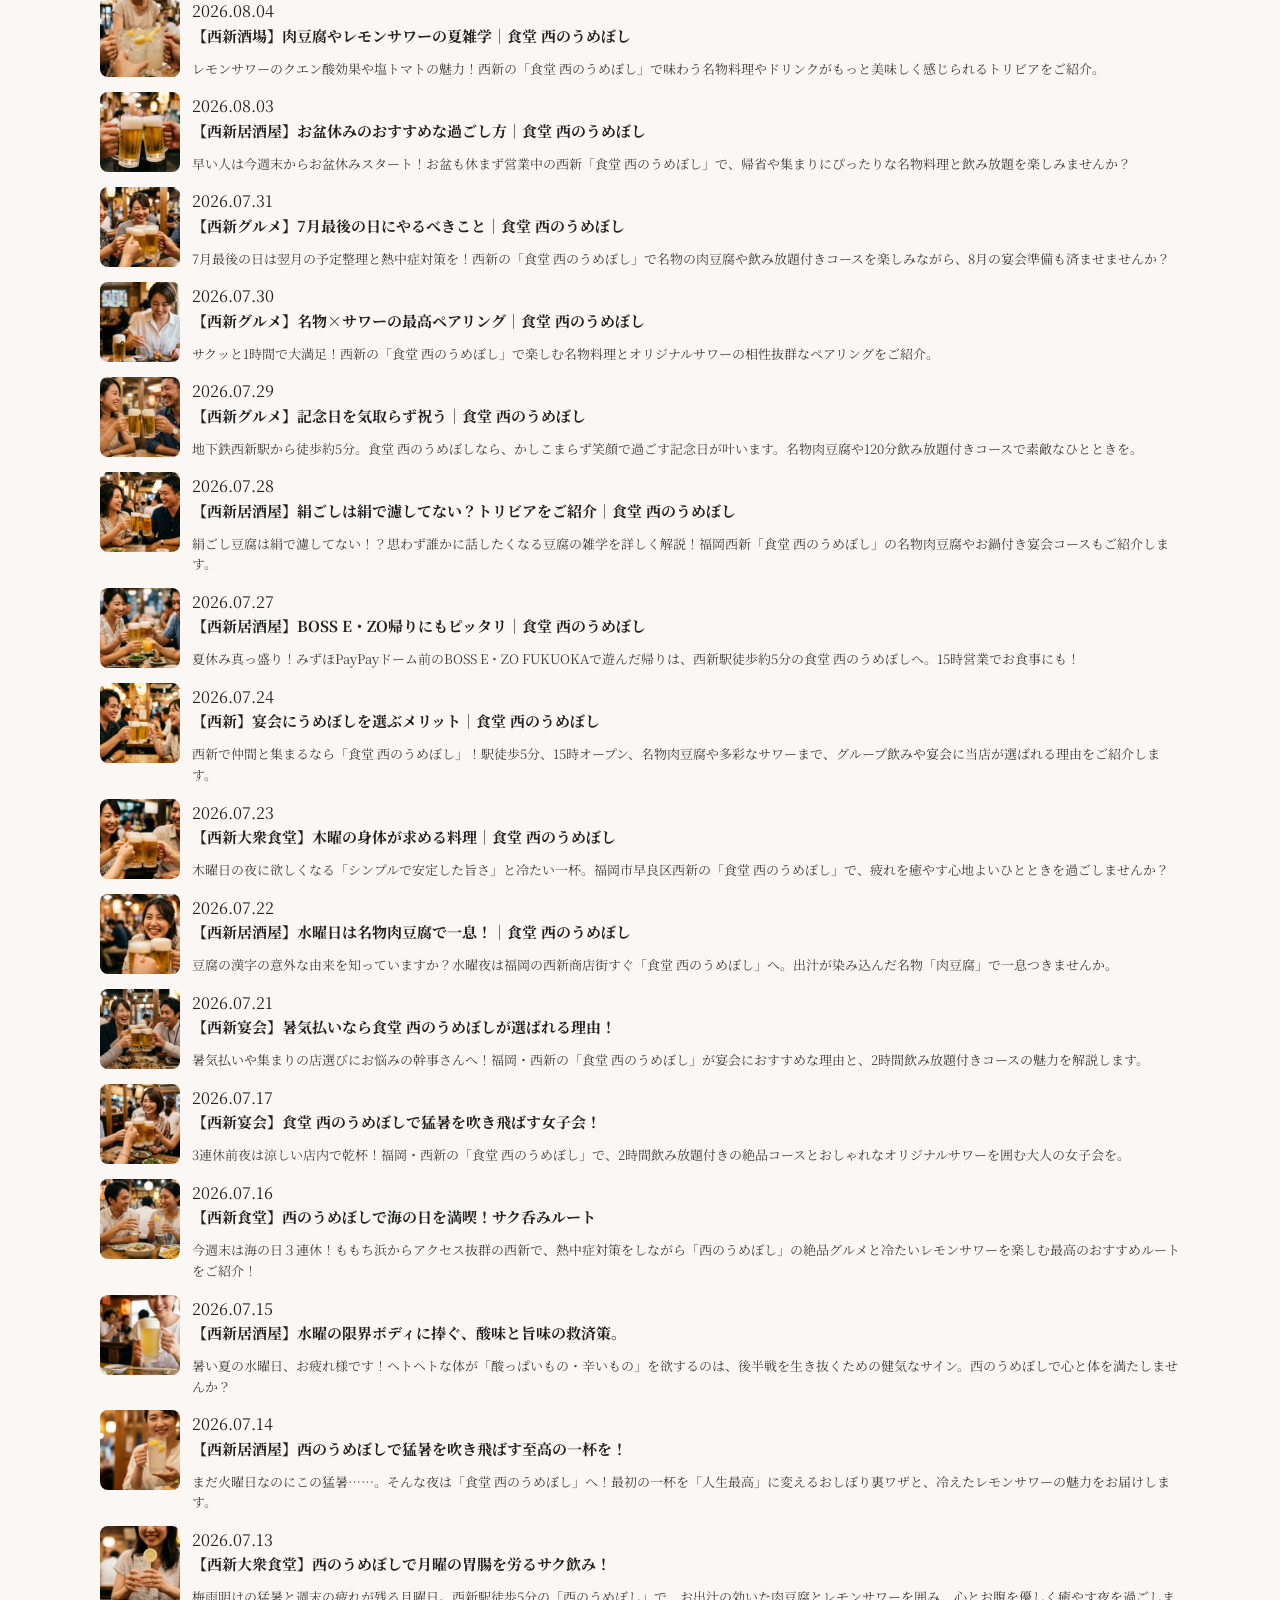
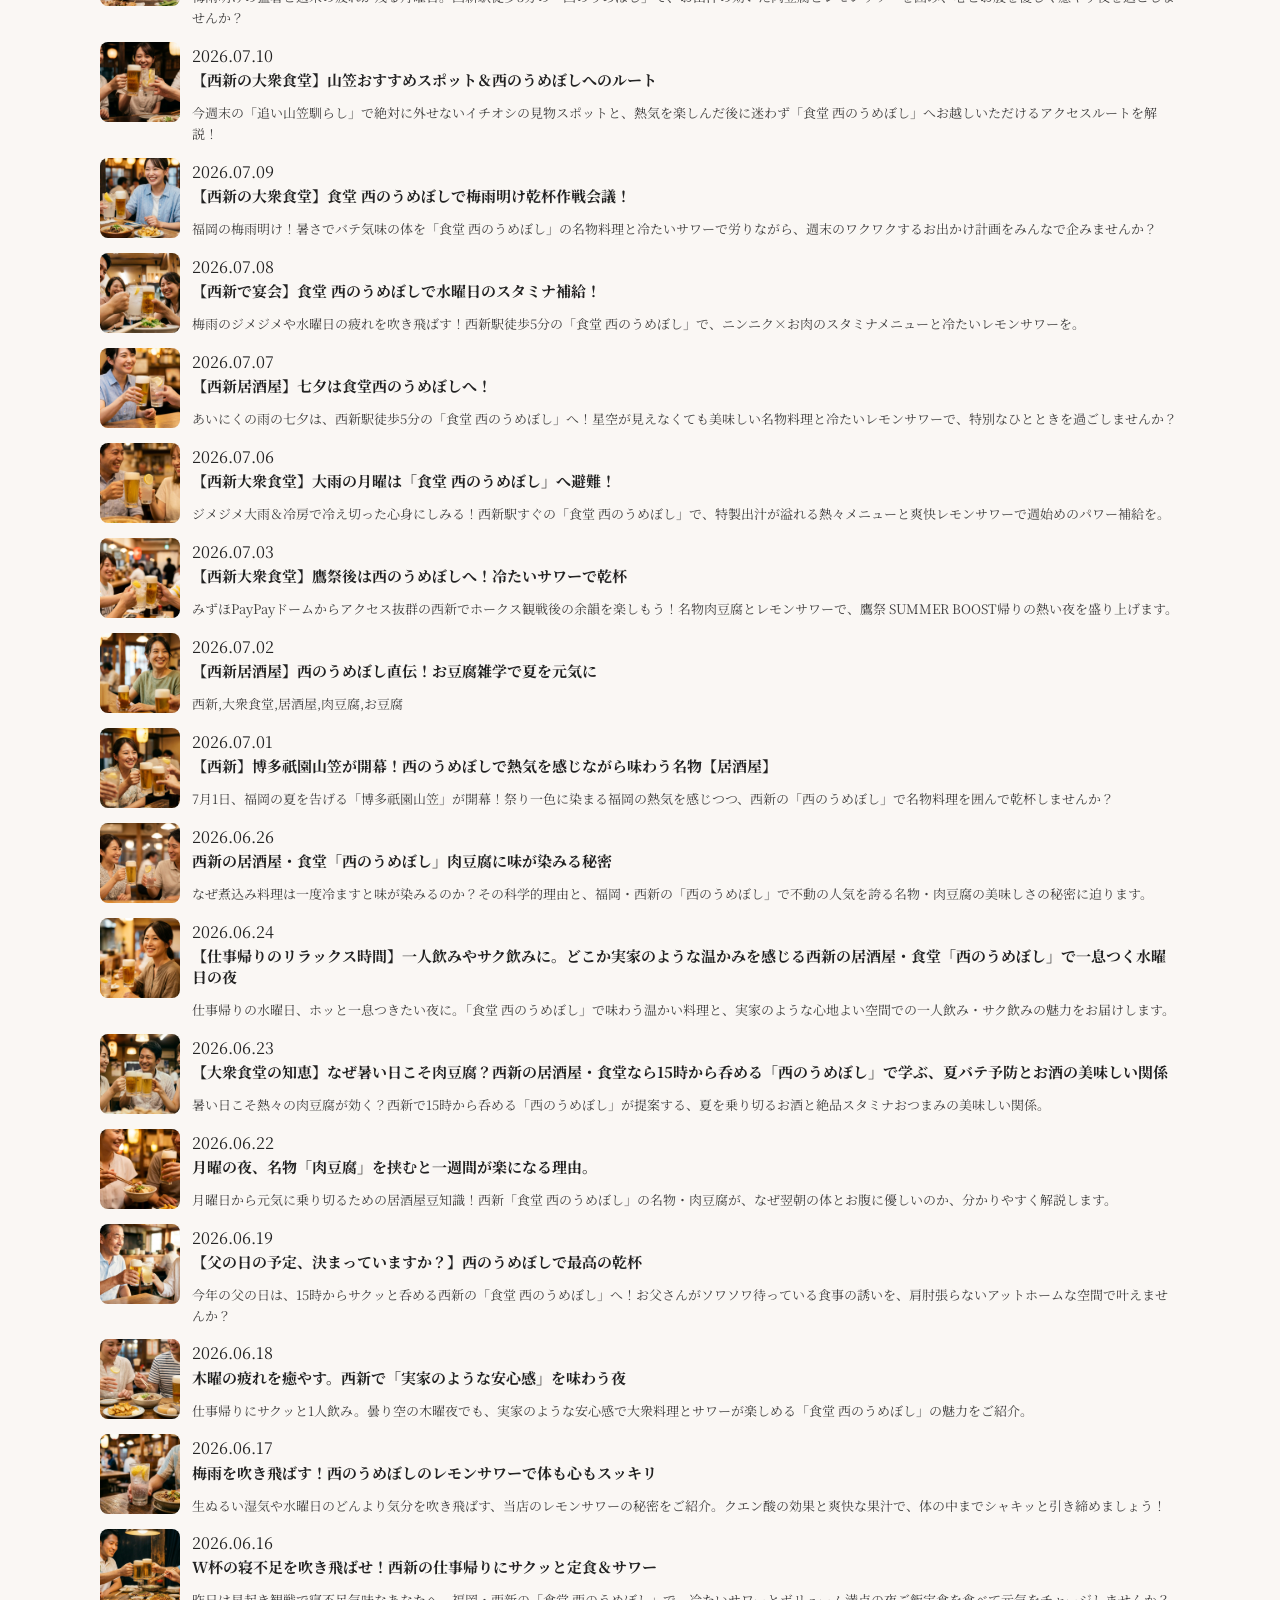
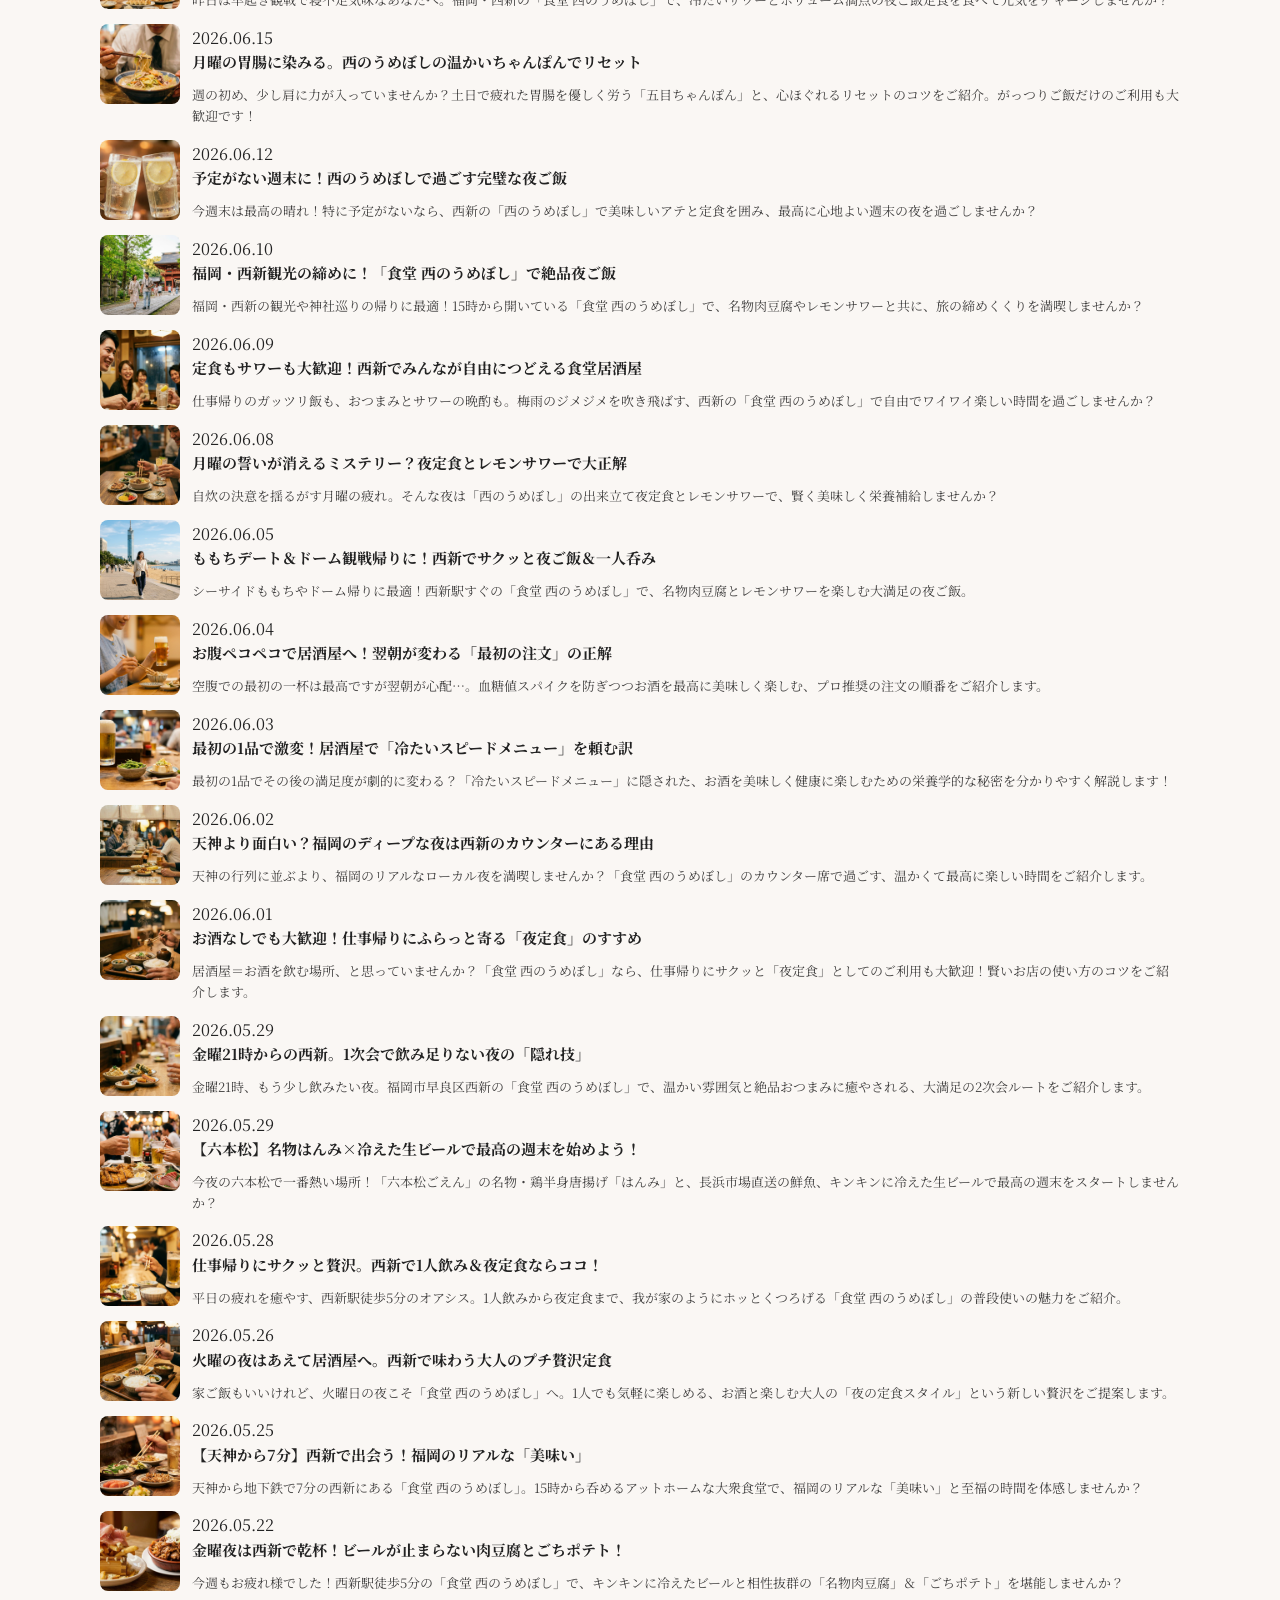
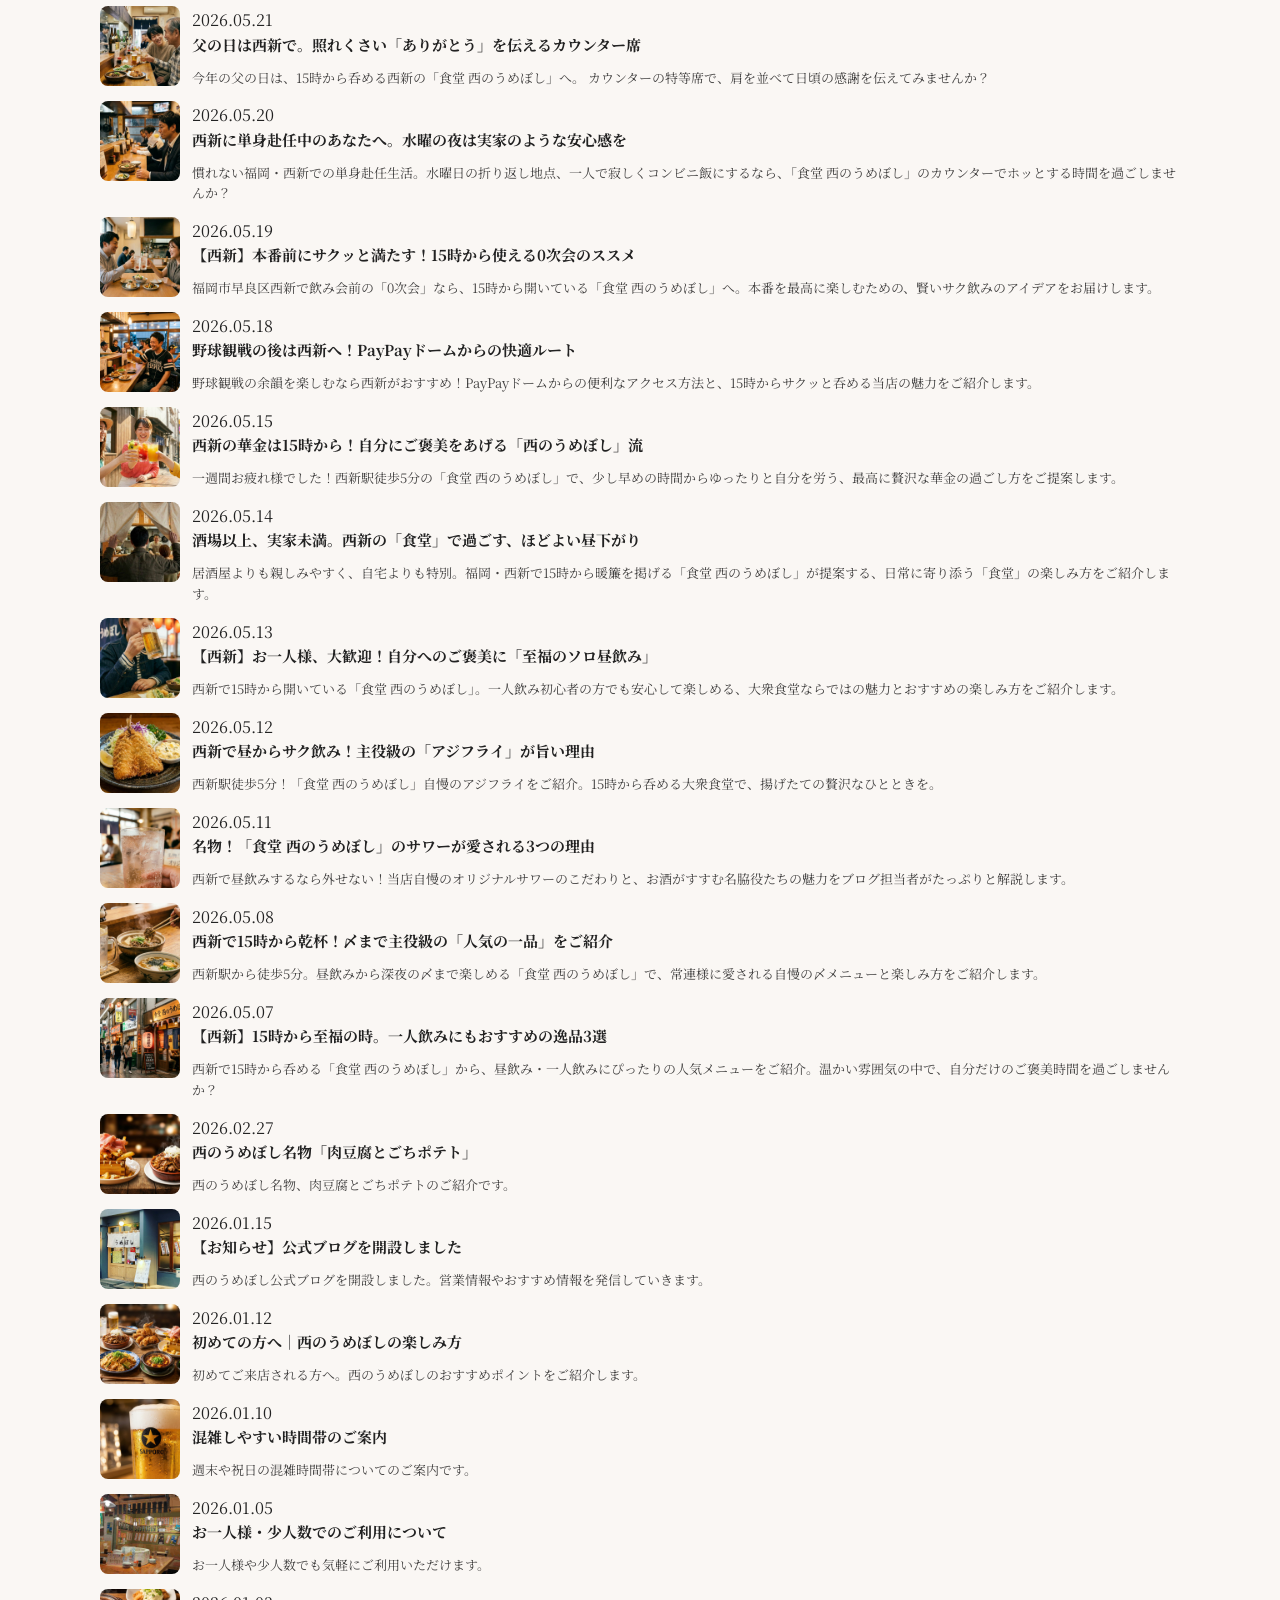
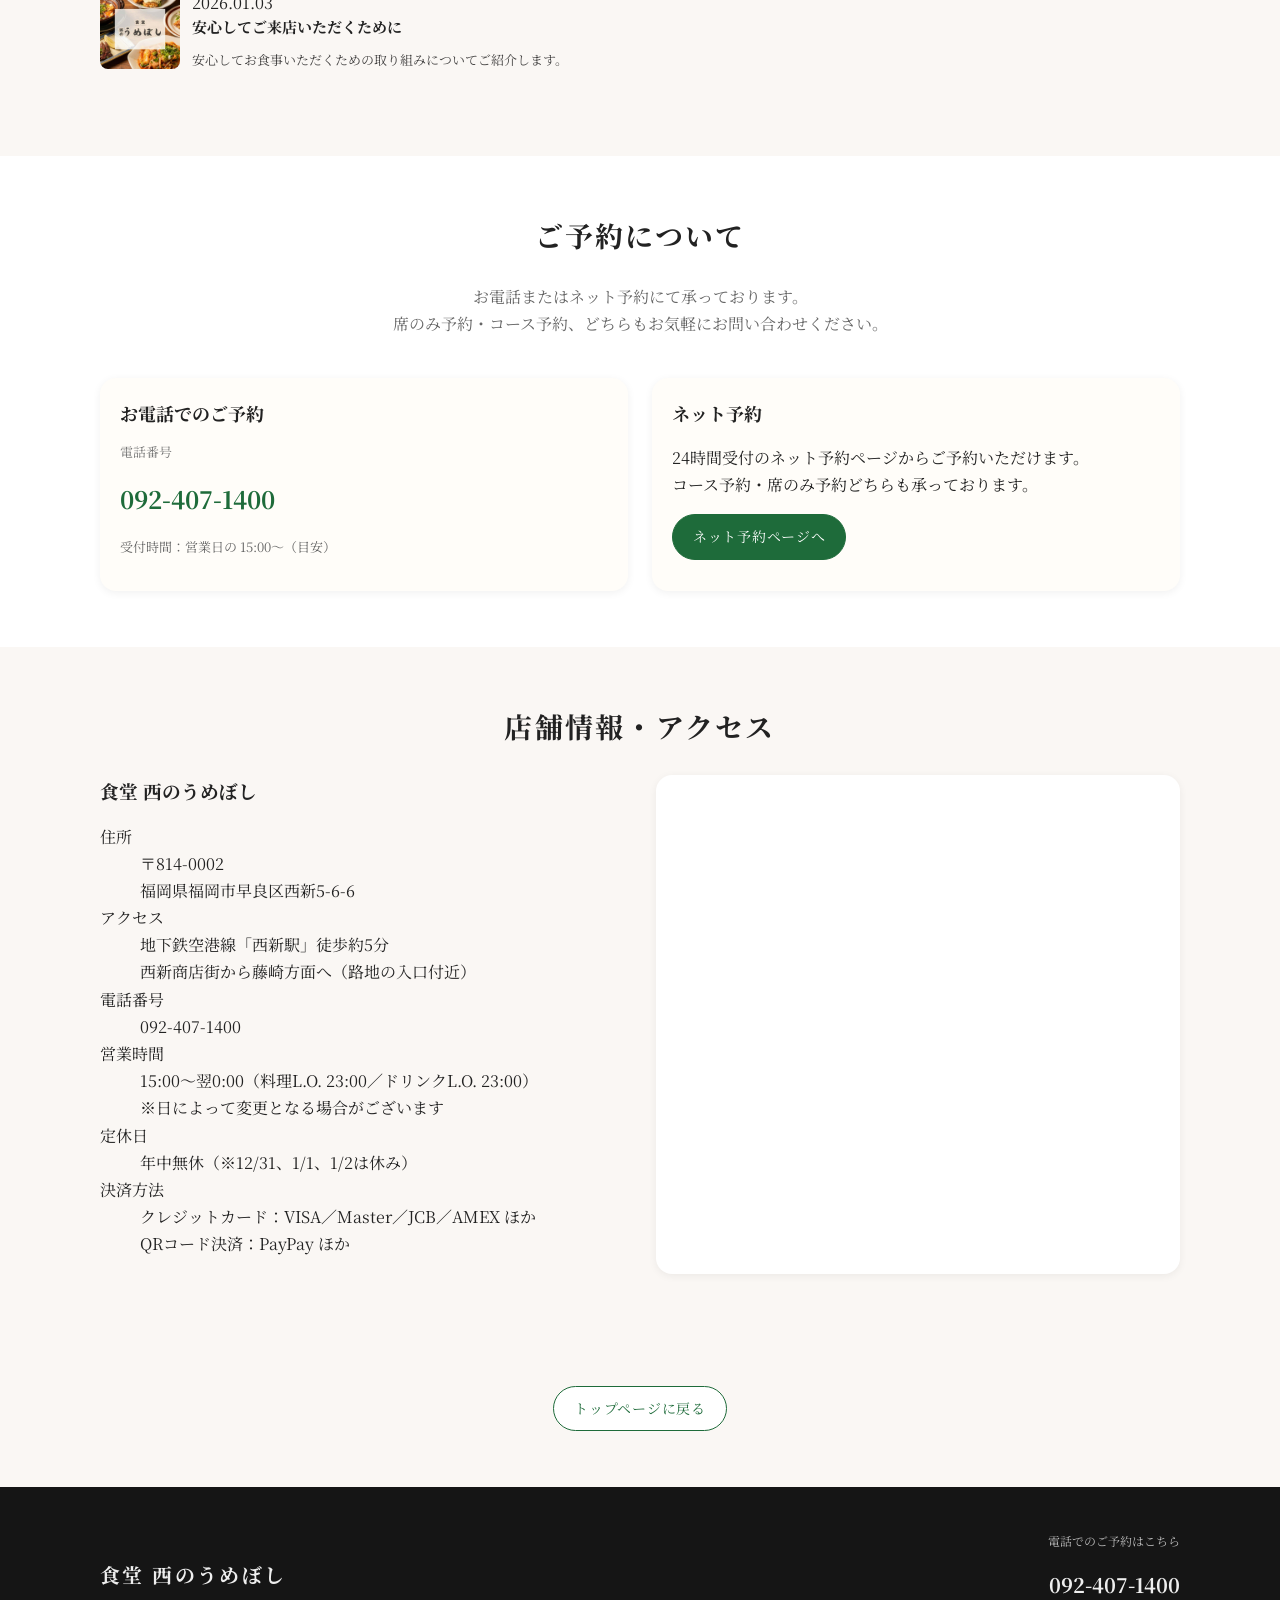
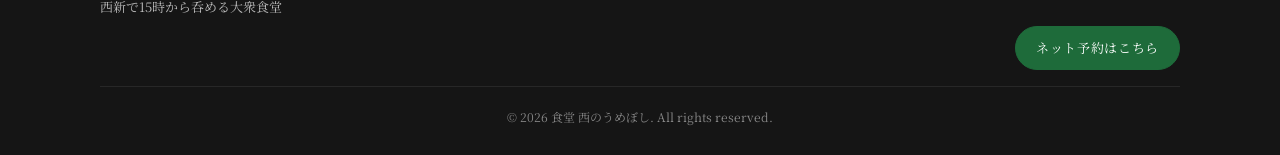
<file: blog/index.html>
<!doctype html>
<html lang="ja">
<head>
  <meta charset="utf-8">
  <meta name="viewport" content="width=device-width, initial-scale=1">
  <title>ブログ・お知らせ｜食堂 西のうめぼし</title>
  <meta name="description" content="食堂 西のうめぼしのブログ・お知らせ一覧。最新情報や来店前に役立つ情報を更新しています。">
  <link rel="canonical" href="https://www.nishinoumeboshi.com/blog/">

  <!-- OGP -->
  <meta property="og:type" content="website">
  <meta property="og:site_name" content="食堂 西のうめぼし">
  <meta property="og:title" content="ブログ・お知らせ｜食堂 西のうめぼし">
  <meta property="og:description" content="食堂 西のうめぼしのブログ・お知らせ一覧。最新情報や来店前に役立つ情報を更新しています。">
  <meta property="og:url" content="https://www.nishinoumeboshi.com/blog/">
  <meta property="og:image" content="https://www.nishinoumeboshi.com/assets/ogp.jpg">
  <meta property="og:image:width" content="1200">
  <meta property="og:image:height" content="630">
  <meta name="twitter:card" content="summary_large_image">

  <link rel="icon" href="../favicon.ico">
  <link rel="preconnect" href="https://fonts.googleapis.com">
  <link rel="preconnect" href="https://fonts.gstatic.com" crossorigin>
  <link href="https://fonts.googleapis.com/css2?family=Noto+Serif+JP:wght@400;500;600&display=swap" rel="stylesheet">
  <link rel="stylesheet" href="../style.css">
<script src="../vendor/blog-security.js"></script>
</head>

<body data-page="blog">
<div id="top"></div>

<!-- 共通ヘッダー -->
<div id="shared-header"></div>

<main id="main">

  <section class="section is-inview page-head" style="padding-top: calc(var(--header-h) + 16px) !important;">
    <div class="section-inner">
      <h1 class="page-title">ブログ・お知らせ</h1>
      <p class="page-lead">ご宴会情報・初めての方向けのご案内など、来店前に役立つ情報を発信しています。</p>
    </div>
  </section>

  <section class="section is-inview">
    <div class="section-inner">
      <div id="blogList" class="blog-grid"></div>
      <p id="blogStatus" style="margin-top:14px; opacity:.75;"></p>
    </div>
  </section>

  <!-- 共通フッター -->
  <div id="shared-bottom"></div>
  <a href="#top" class="page-top" aria-label="ページの先頭へ戻る">＾</a>

</main>

<!-- blog/ は1階層下なので ../common.js -->
<script src="../common.js"></script>
<script>
(async () => {
  const listEl   = document.getElementById('blogList');
  const statusEl = document.getElementById('blogStatus');

  function esc(s){
    return String(s ?? '')
      .replaceAll('&','&amp;').replaceAll('<','&lt;')
      .replaceAll('>','&gt;').replaceAll('"','&quot;');
  }
  function fmtDate(d){
    const m = String(d||'').match(/^(\d{4})-(\d{2})-(\d{2})$/);
    return m ? `${m[1]}.${m[2]}.${m[3]}` : esc(d||'');
  }

  try {
    if (statusEl) statusEl.textContent = '読み込み中…';

    const res = await fetch('./posts.json', { cache: 'no-store' });
    if (!res.ok) throw new Error('posts.jsonが読み込めません（' + res.status + '）');
    const posts = (await res.json()).posts;
    if (!Array.isArray(posts)) throw new Error('posts.jsonの形式が不正です');

    posts.sort((a, b) => String(b.date||'').localeCompare(String(a.date||'')));

    if (posts.length === 0) {
      if (statusEl) statusEl.textContent = 'まだ記事がありません。';
      return;
    }

    listEl.innerHTML = posts.map(p => {
      const href = `/blog/posts/post.html?slug=${encodeURIComponent(p.slug)}`;
      // posts.jsonの画像パスは ./images/ 基準 → blog/index.htmlからそのまま使える
      const bg = p.image ? `style="background-image:url('${esc(BlogSecurity.imageURL(p.image))}');"` : '';
      return `
        <article class="blog-card">
          <a href="${href}">
            <div class="blog-image" ${bg} role="img" aria-label="${esc(p.title)}"></div>
            <div class="blog-body">
              <time class="blog-date" datetime="${esc(p.date)}">${fmtDate(p.date)}</time>
              <h3 class="blog-title">${esc(p.title)}</h3>
              <p class="blog-excerpt">${esc(p.excerpt)}</p>
            </div>
          </a>
        </article>`;
    }).join('');

    if (statusEl) statusEl.textContent = '';

  } catch(e) {
    if (statusEl) statusEl.textContent = 'エラー：' + (e?.message || e);
    console.error(e);
  }
})();
</script>

</body>
</html>
</file>
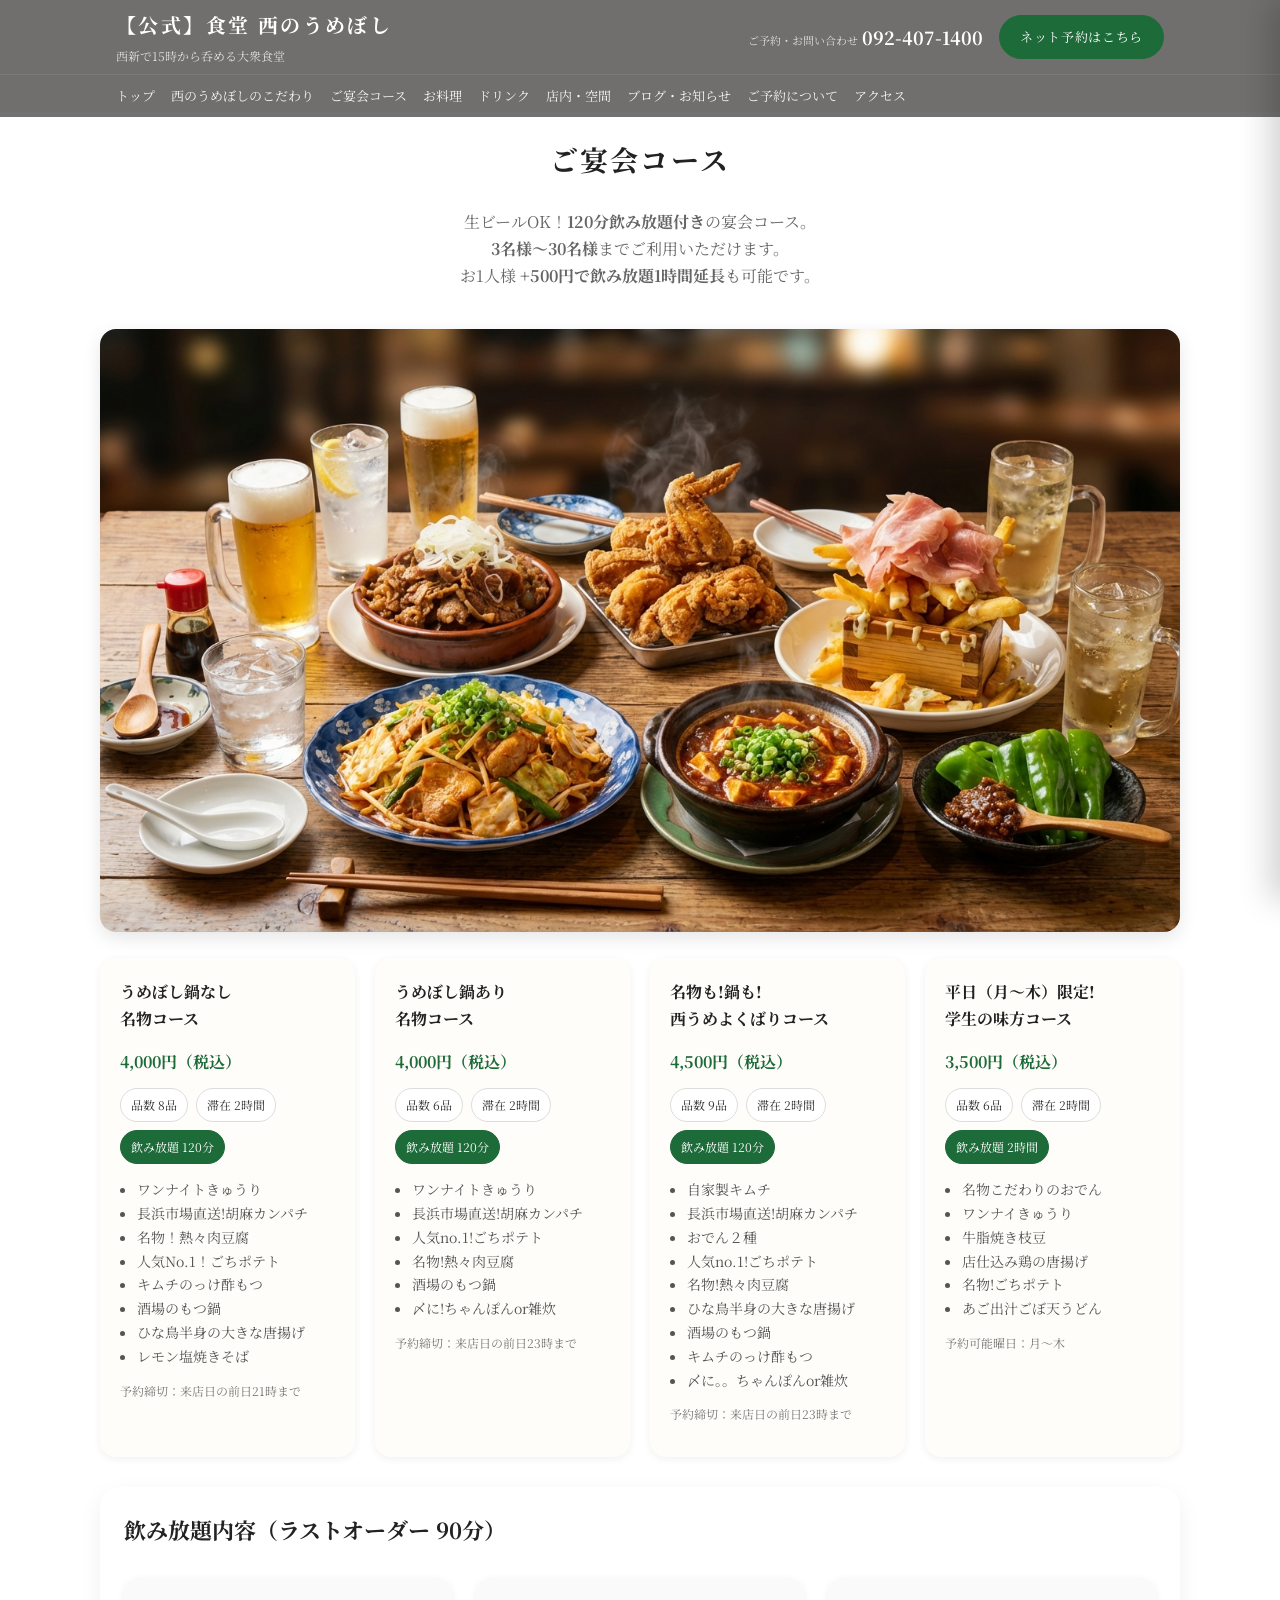
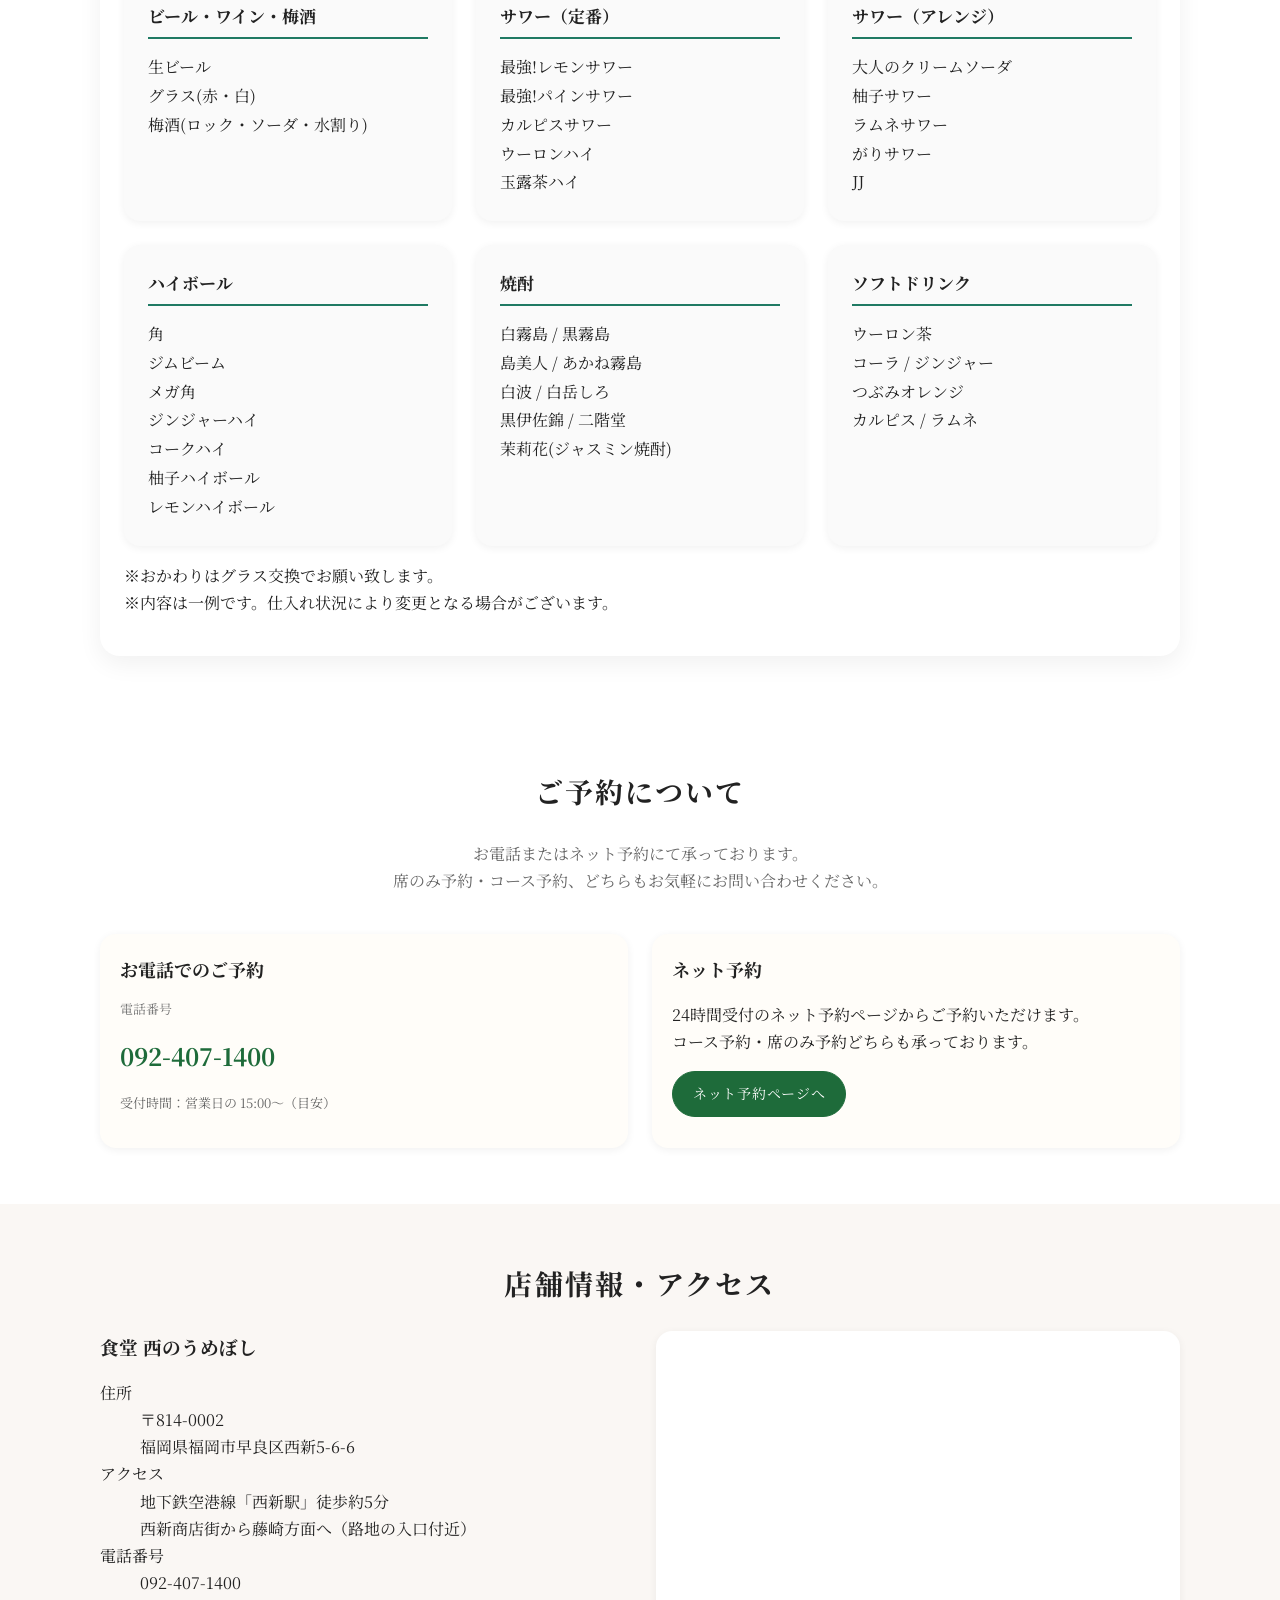
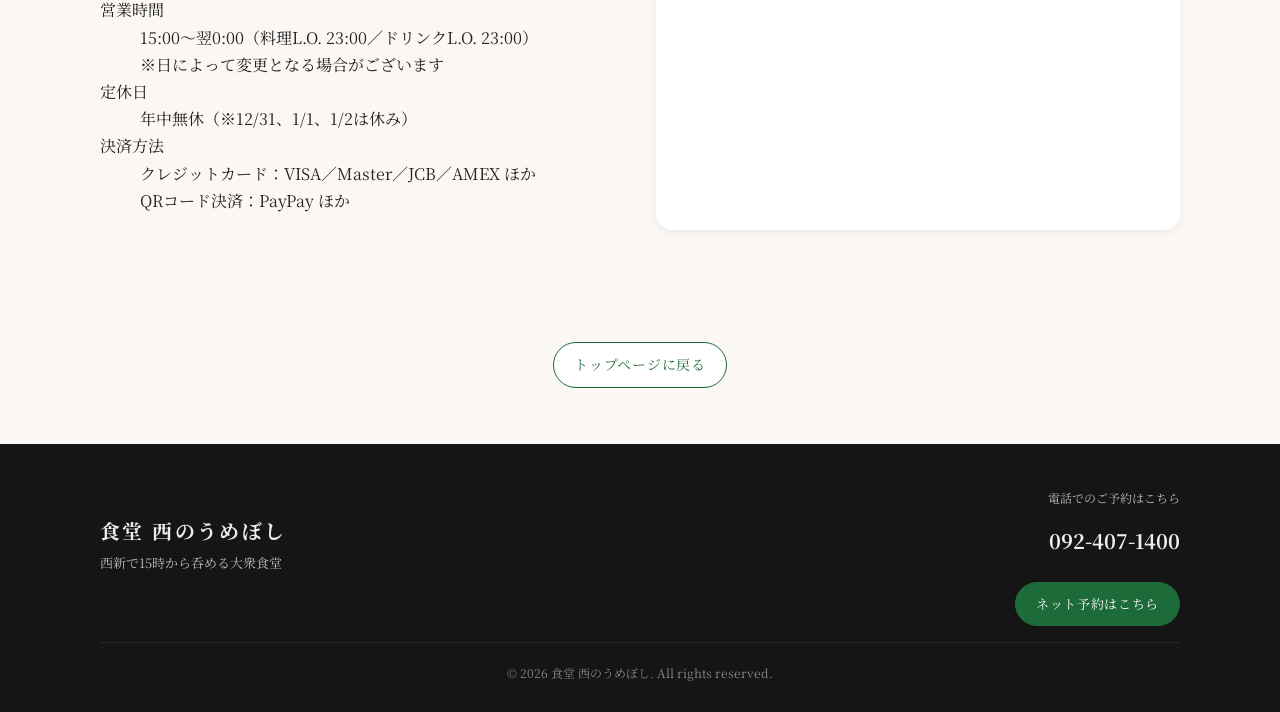
<file: course.html>
<!DOCTYPE html>
<html lang="ja">
<head>
  <meta charset="UTF-8">
  <title>ご宴会コース｜食堂 西のうめぼし</title>
  <link rel="icon" href="./favicon.ico">
  <meta name="viewport" content="width=device-width, initial-scale=1">
  <meta name="description" content="食堂 西のうめぼしのご宴会コース。生ビールOKの120分飲み放題付き。3名様〜最大30名様まで対応。">
  <link rel="canonical" href="https://www.nishinoumeboshi.com/course.html">

  <!-- OGP -->
  <meta property="og:type" content="website">
  <meta property="og:site_name" content="食堂 西のうめぼし">
  <meta property="og:title" content="ご宴会コース｜食堂 西のうめぼし">
  <meta property="og:description" content="生ビールOKの120分飲み放題付き宴会コース。3名〜30名まで対応。西新の居酒屋で宴会・飲み会をお考えなら。">
  <meta property="og:url" content="https://www.nishinoumeboshi.com/course.html">
  <meta property="og:image" content="https://www.nishinoumeboshi.com/assets/ogp.jpg">
  <meta property="og:image:width" content="1200">
  <meta property="og:image:height" content="630">
  <meta name="twitter:card" content="summary_large_image">

  <link rel="preconnect" href="https://fonts.googleapis.com">
  <link rel="preconnect" href="https://fonts.gstatic.com" crossorigin>
  <link href="https://fonts.googleapis.com/css2?family=Noto+Serif+JP:wght@400;500;600&display=swap" rel="stylesheet">

  <link rel="stylesheet" href="./style.css">
</head>

<body data-page="course">
<div id="top"></div>

<!-- ★ 共通ヘッダー差し込み先 -->
<div id="shared-header"></div>

<main id="main">

  <!-- ご宴会コース -->
  <section id="course" class="section is-inview course" style="padding-top: 24px !important;">
    <div class="section-inner">
      <h1 class="section-title">ご宴会コース</h1>
      <p class="section-lead">
        生ビールOK！<strong>120分飲み放題付き</strong>の宴会コース。<br>
        <strong>3名様〜30名様</strong>までご利用いただけます。<br>
        お1人様 <strong>+500円で飲み放題1時間延長</strong>も可能です。
      </p>

      <div class="course-hero">
        <img src="./images/course-hero.jpg" alt="西のうめぼし ご宴会コース（料理イメージ）">
      </div>

      <div class="course-grid">

        <!-- 1: うめぼし鍋なし名物コース -->
        <article class="course-card">
          <h2 class="course-title">
            うめぼし鍋なし<br class="br-pc">名物コース
          </h2>
          <p class="course-price">4,000円（税込）</p>

          <div class="course-badges">
            <span class="badge">品数 8品</span>
            <span class="badge">滞在 2時間</span>
            <span class="badge badge-red">飲み放題 120分</span>
          </div>

          <ul class="course-list">
            <li>ワンナイトきゅうり</li>
            <li>長浜市場直送!胡麻カンパチ</li>
            <li>名物！熱々肉豆腐</li>
            <li>人気No.1！ごちポテト</li>
            <li>キムチのっけ酢もつ</li>
            <li>酒場のもつ鍋</li>
            <li>ひな鳥半身の大きな唐揚げ</li>
            <li>レモン塩焼きそば</li>
          </ul>

          <p class="course-note-small">
            予約締切：来店日の前日21時まで
          </p>
        </article>

        <!-- 2: うめぼし鍋あり名物コース -->
        <article class="course-card">
          <h2 class="course-title">
            うめぼし鍋あり<br class="br-pc">名物コース
          </h2>
          <p class="course-price">4,000円（税込）</p>

          <div class="course-badges">
            <span class="badge">品数 6品</span>
            <span class="badge">滞在 2時間</span>
            <span class="badge badge-red">飲み放題 120分</span>
          </div>

          <ul class="course-list">
            <li>ワンナイトきゅうり</li>
            <li>長浜市場直送!胡麻カンパチ</li>
            <li>人気no.1!ごちポテト</li>
            <li>名物!熱々肉豆腐</li>
            <li>酒場のもつ鍋</li>
            <li>〆に!ちゃんぽんor雑炊</li>
          </ul>

          <p class="course-note-small">
            予約締切：来店日の前日23時まで
          </p>
        </article>

        <!-- 3: 名物も!鍋も!西うめよくばりコース -->
        <article class="course-card">
          <h2 class="course-title">
            名物も!鍋も!<br class="br-pc">西うめよくばりコース
          </h2>
          <p class="course-price">4,500円（税込）</p>

          <div class="course-badges">
            <span class="badge">品数 9品</span>
            <span class="badge">滞在 2時間</span>
            <span class="badge badge-red">飲み放題 120分</span>
          </div>

          <ul class="course-list">
            <li>自家製キムチ</li>
            <li>長浜市場直送!胡麻カンパチ</li>
            <li>おでん２種</li>
            <li>人気no.1!ごちポテト</li>
            <li>名物!熱々肉豆腐</li>
            <li>ひな鳥半身の大きな唐揚げ</li>
            <li>酒場のもつ鍋</li>
            <li>キムチのっけ酢もつ</li>
            <li>〆に。。ちゃんぽんor雑炊</li>
          </ul>

          <p class="course-note-small">
            予約締切：来店日の前日23時まで
          </p>
        </article>

        <!-- 4: 平日[月曜日から木曜日]限定!学生の味方コース -->
        <article class="course-card">
          <h2 class="course-title">
            平日（月〜木）限定!<br class="br-pc">学生の味方コース
          </h2>
          <p class="course-price">3,500円（税込）</p>

          <div class="course-badges">
            <span class="badge">品数 6品</span>
            <span class="badge">滞在 2時間</span>
            <span class="badge badge-red">飲み放題 2時間</span>
          </div>

          <ul class="course-list">
            <li>名物こだわりのおでん</li>
            <li>ワンナイきゅうり</li>
            <li>牛脂焼き枝豆</li>
            <li>店仕込み鶏の唐揚げ</li>
            <li>名物!ごちポテト</li>
            <li>あご出汁ごぼ天うどん</li>
          </ul>

          <p class="course-note-small">
            予約可能曜日：月〜木
          </p>
        </article>

      </div>

      <!-- 飲み放題内容 -->
      <div class="drink-panel">
        <h3>飲み放題内容（ラストオーダー 90分）</h3>

        <div class="drink-grid">

          <div class="drink-card">
            <h4>ビール・ワイン・梅酒</h4>
            <ul>
              <li>生ビール</li>
              <li>グラス(赤・白)</li>
              <li>梅酒(ロック・ソーダ・水割り)</li>
            </ul>
          </div>

          <div class="drink-card">
            <h4>サワー（定番）</h4>
            <ul>
              <li>最強!レモンサワー</li>
              <li>最強!パインサワー</li>
              <li>カルピスサワー</li>
              <li>ウーロンハイ</li>
              <li>玉露茶ハイ</li>
            </ul>
          </div>

          <div class="drink-card">
            <h4>サワー（アレンジ）</h4>
            <ul>
              <li>大人のクリームソーダ</li>
              <li>柚子サワー</li>
              <li>ラムネサワー</li>
              <li>がりサワー</li>
              <li>JJ</li>
            </ul>
          </div>

          <div class="drink-card">
            <h4>ハイボール</h4>
            <ul>
              <li>角</li>
              <li>ジムビーム</li>
              <li>メガ角</li>
              <li>ジンジャーハイ</li>
              <li>コークハイ</li>
              <li>柚子ハイボール</li>
              <li>レモンハイボール</li>
            </ul>
          </div>

          <div class="drink-card">
            <h4>焼酎</h4>
            <ul>
              <li>白霧島 / 黒霧島</li>
              <li>島美人 / あかね霧島</li>
              <li>白波 / 白岳しろ</li>
              <li>黒伊佐錦 / 二階堂</li>
              <li>茉莉花(ジャスミン焼酎)</li>
            </ul>
          </div>

          <div class="drink-card">
            <h4>ソフトドリンク</h4>
            <ul>
              <li>ウーロン茶</li>
              <li>コーラ / ジンジャー</li>
              <li>つぶみオレンジ</li>
              <li>カルピス / ラムネ</li>
            </ul>
          </div>

        </div>

        <p class="drink-note">
          ※おかわりはグラス交換でお願い致します。<br>
          ※内容は一例です。仕入れ状況により変更となる場合がございます。
        </p>
      </div>

    </div>
  </section>

  <!-- ★ 共通フッター差し込み先 -->
  <div id="shared-bottom"></div>

  <!-- ページトップ -->
  <a href="#top" class="page-top" aria-label="ページの先頭へ戻る">＾</a>

</main>

<script src="./common.js"></script>

<!-- 構造化データ：宴会コース -->
<script type="application/ld+json">
{
  "@context": "https://schema.org",
  "@type": "Menu",
  "name": "ご宴会コース",
  "url": "https://www.nishinoumeboshi.com/course.html",
  "inLanguage": "ja",
  "description": "生ビールOKの120分飲み放題付き宴会コース。3名様〜30名様まで対応。",
  "hasMenuSection": [
    {
      "@type": "MenuSection",
      "name": "うめぼし鍋なし名物コース",
      "description": "8品・滞在2時間・120分飲み放題付き",
      "hasMenuItem": [
        {
          "@type": "MenuItem",
          "name": "うめぼし鍋なし名物コース（8品・120分飲み放題）",
          "offers": { "@type": "Offer", "price": "4000", "priceCurrency": "JPY" }
        }
      ]
    },
    {
      "@type": "MenuSection",
      "name": "うめぼし鍋あり名物コース",
      "description": "6品・滞在2時間・120分飲み放題付き",
      "hasMenuItem": [
        {
          "@type": "MenuItem",
          "name": "うめぼし鍋あり名物コース（6品・120分飲み放題）",
          "offers": { "@type": "Offer", "price": "4000", "priceCurrency": "JPY" }
        }
      ]
    },
    {
      "@type": "MenuSection",
      "name": "名物も!鍋も!西うめよくばりコース",
      "description": "9品・滞在2時間・120分飲み放題付き",
      "hasMenuItem": [
        {
          "@type": "MenuItem",
          "name": "西うめよくばりコース（9品・120分飲み放題）",
          "offers": { "@type": "Offer", "price": "4500", "priceCurrency": "JPY" }
        }
      ]
    },
    {
      "@type": "MenuSection",
      "name": "平日（月〜木）限定!学生の味方コース",
      "description": "6品・滞在2時間・2時間飲み放題付き（平日限定）",
      "hasMenuItem": [
        {
          "@type": "MenuItem",
          "name": "学生の味方コース（6品・2時間飲み放題）",
          "offers": { "@type": "Offer", "price": "3500", "priceCurrency": "JPY" }
        }
      ]
    }
  ]
}
</script>
</body>
</html>
</file>
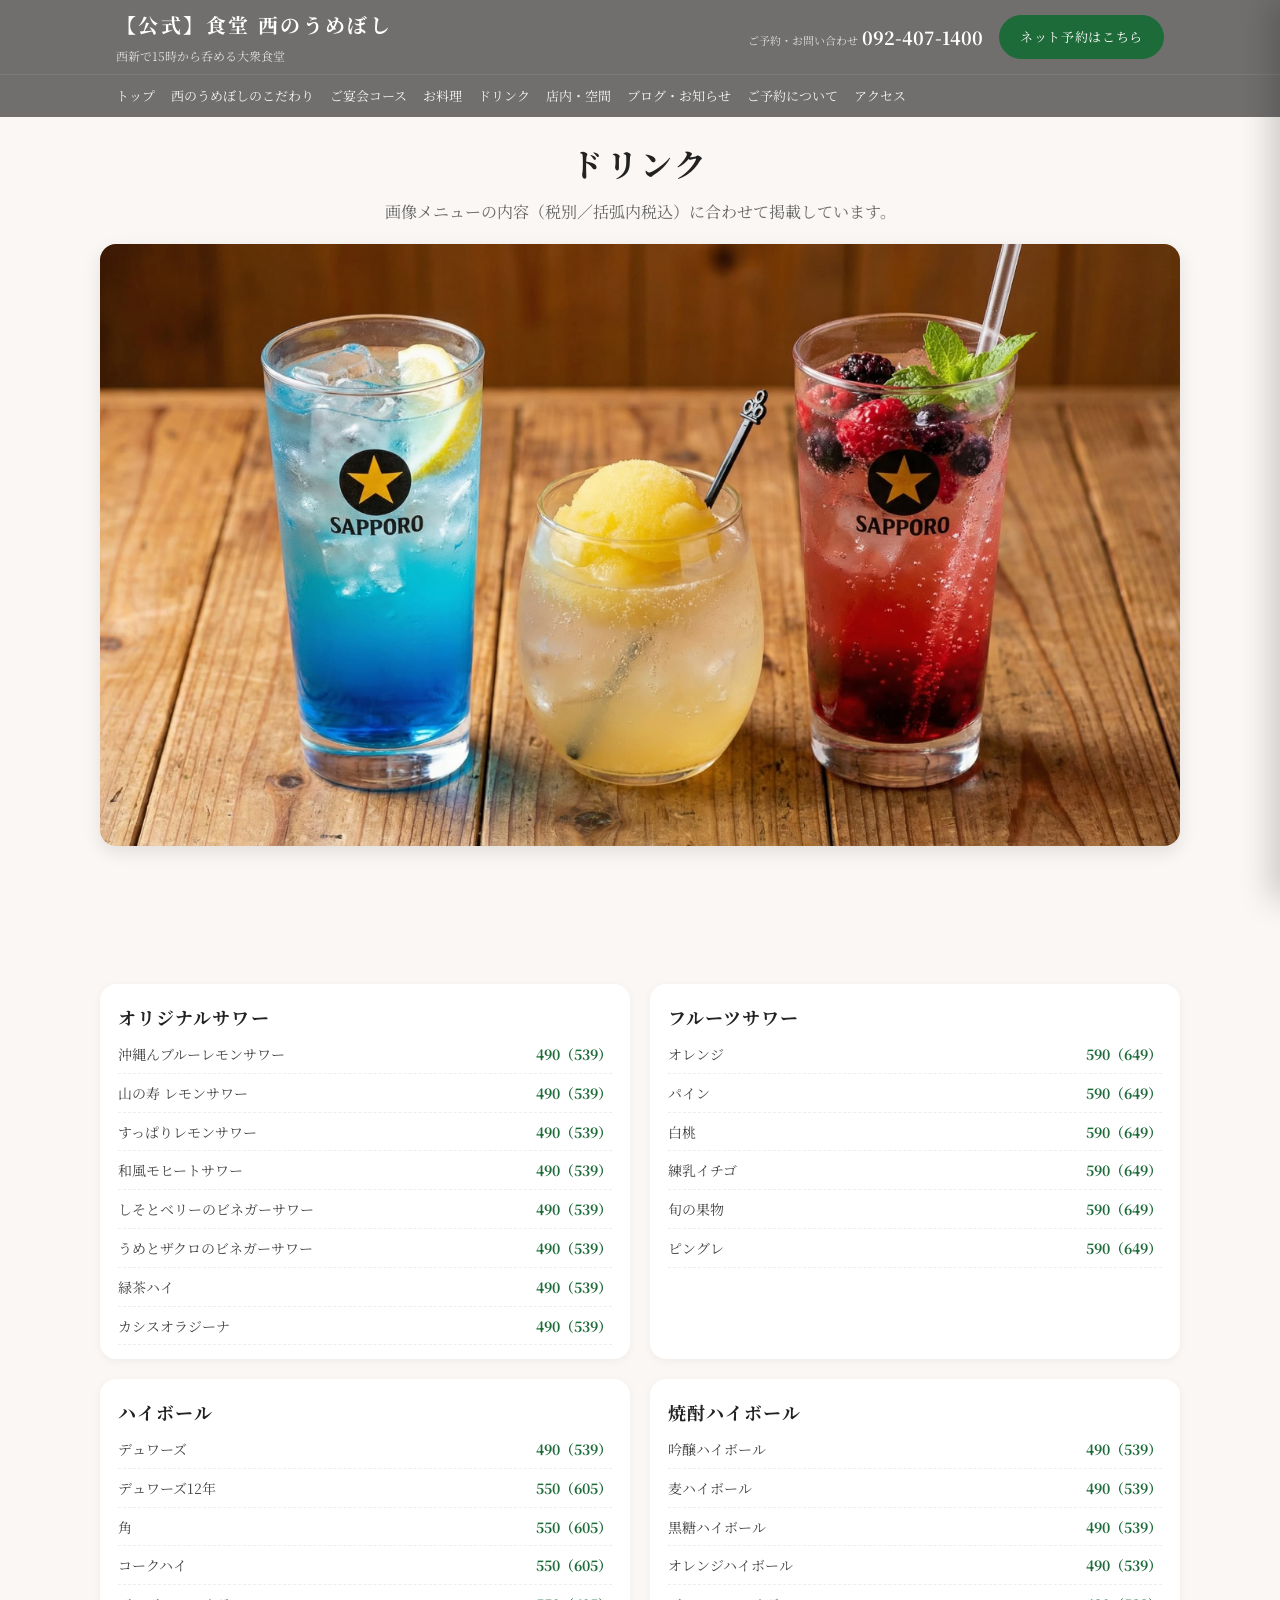
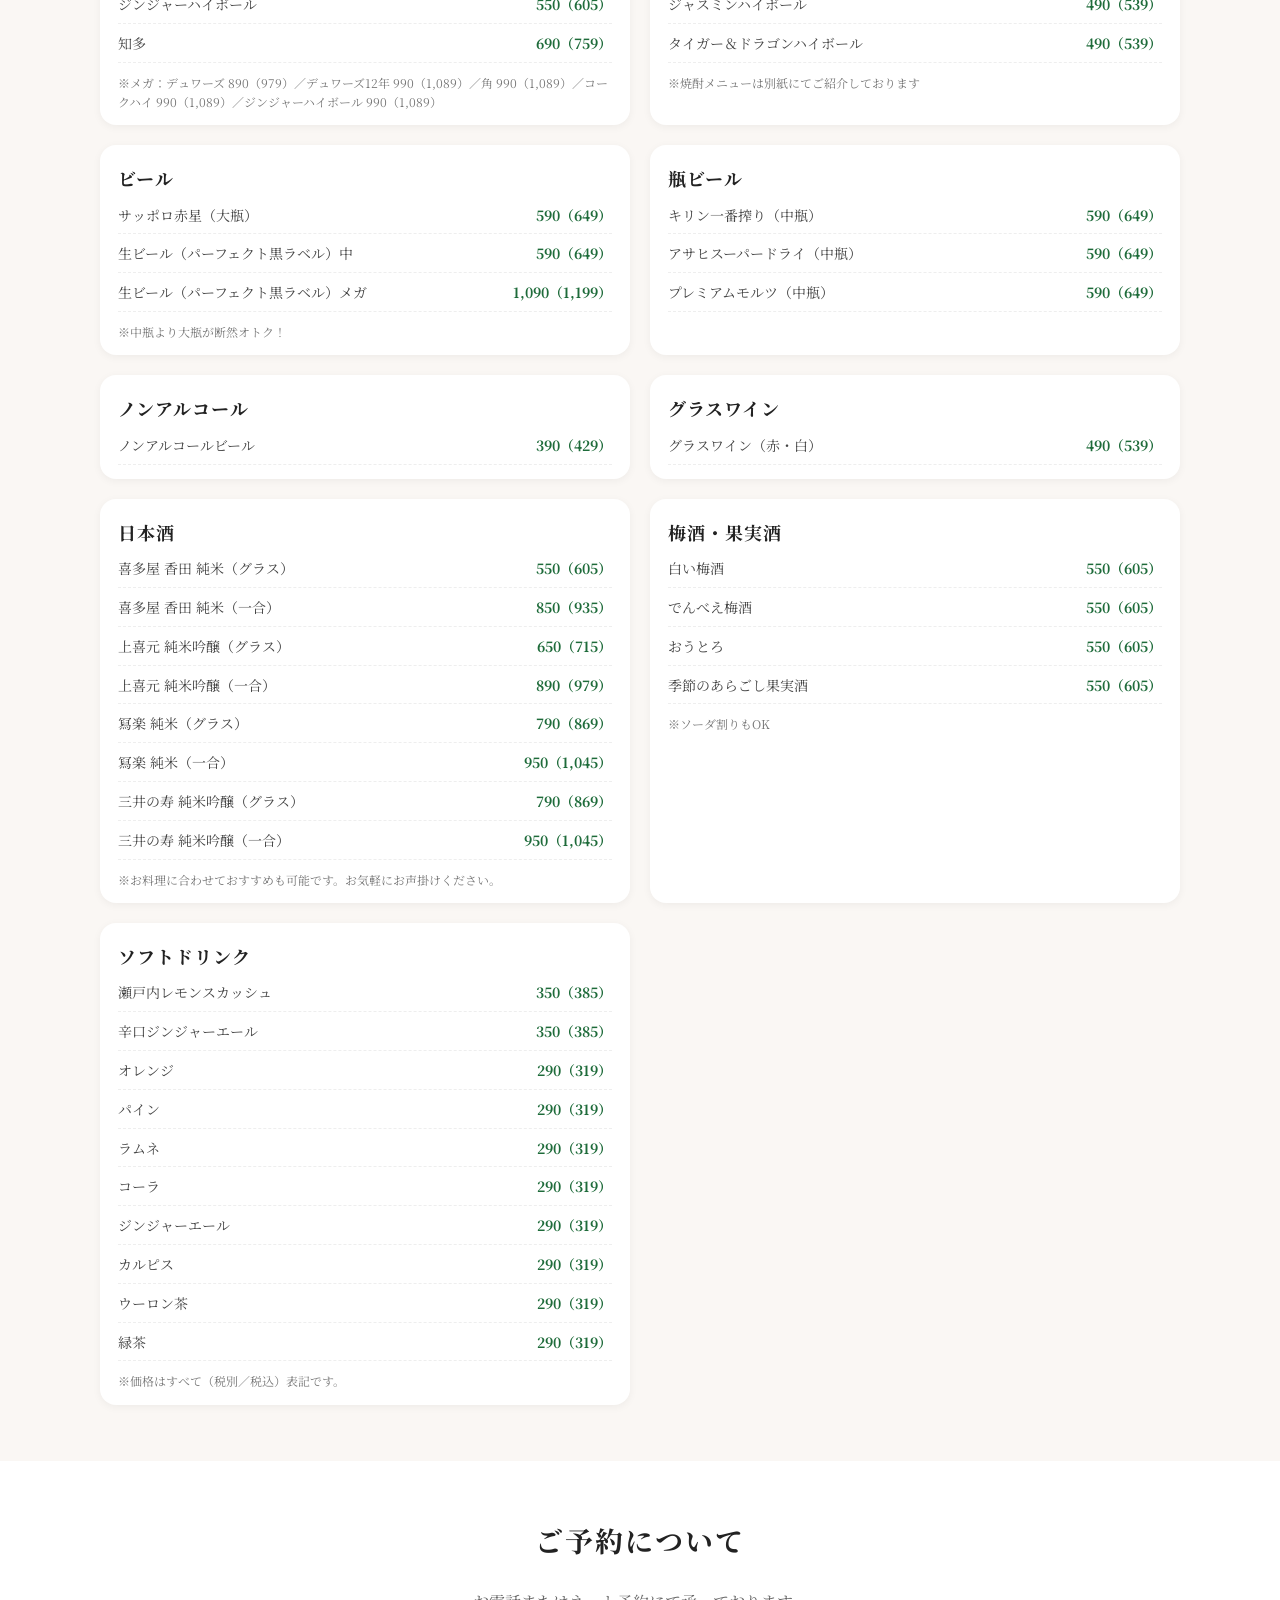
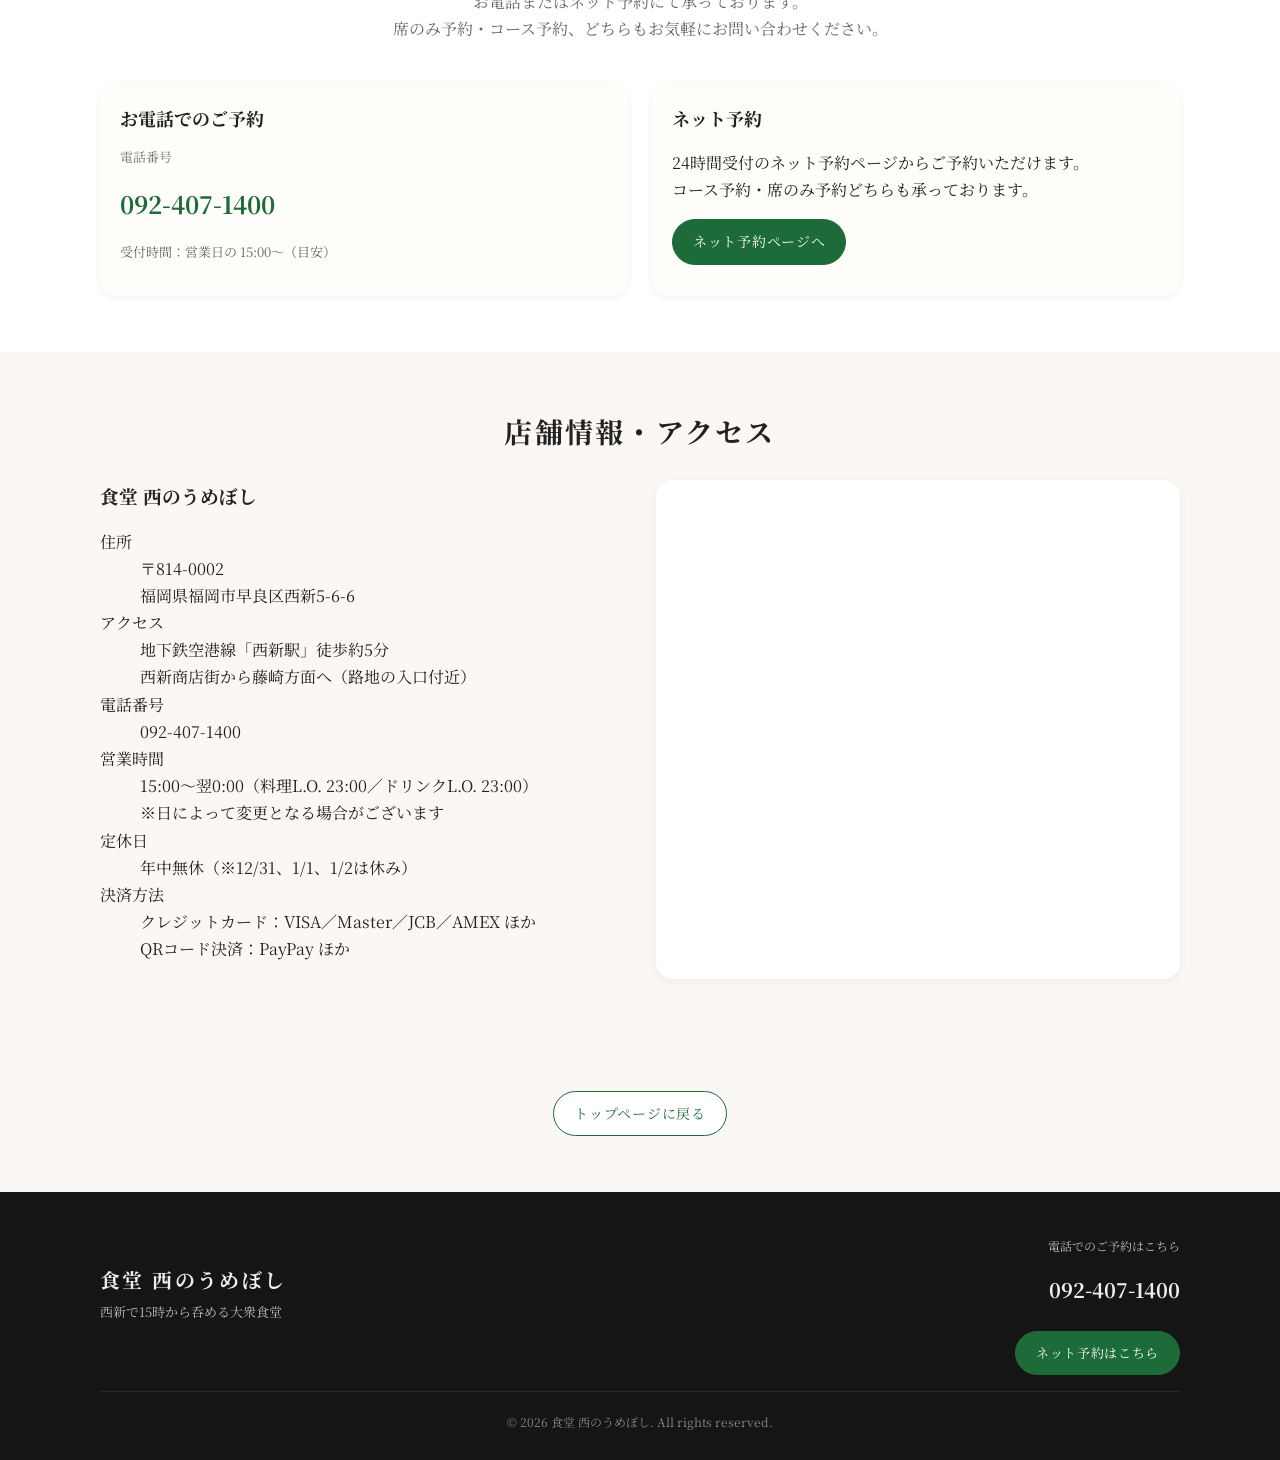
<file: drink.html>
<!DOCTYPE html>
<html lang="ja">
<head>
  <meta charset="UTF-8">
  <title>ドリンク｜食堂 西のうめぼし</title>
  <link rel="icon" href="./favicon.ico">
  <meta name="viewport" content="width=device-width, initial-scale=1">
  <meta name="description" content="食堂 西のうめぼしのドリンクメニュー。オリジナルサワー、焼酎ハイボール、ビール、日本酒、ワイン、ソフトドリンクまで。">
  <link rel="canonical" href="https://www.nishinoumeboshi.com/drink.html">

  <!-- OGP -->
  <meta property="og:type" content="website">
  <meta property="og:site_name" content="食堂 西のうめぼし">
  <meta property="og:title" content="ドリンク｜食堂 西のうめぼし">
  <meta property="og:description" content="オリジナルサワー、焼酎ハイボール、生ビール、日本酒、ワイン、ソフトドリンクまで豊富なドリンクラインナップ。">
  <meta property="og:url" content="https://www.nishinoumeboshi.com/drink.html">
  <meta property="og:image" content="https://www.nishinoumeboshi.com/assets/ogp.jpg">
  <meta property="og:image:width" content="1200">
  <meta property="og:image:height" content="630">
  <meta name="twitter:card" content="summary_large_image">

  <link rel="preconnect" href="https://fonts.googleapis.com">
  <link rel="preconnect" href="https://fonts.gstatic.com" crossorigin>
  <link href="https://fonts.googleapis.com/css2?family=Noto+Serif+JP:wght@400;500;600&display=swap" rel="stylesheet">

  <link rel="stylesheet" href="./style.css">
</head>

<body class="page-drink" data-page="drink">
<div id="top"></div>

<!-- ★ 共通ヘッダー差し込み先 -->
<div id="shared-header"></div>

<main id="main">

  <!-- ページ見出し -->
  <section class="section is-inview drink-feature" style="padding-top: 24px !important;">
    <div class="section-inner">
      <h1 class="page-title">ドリンク</h1>
      <p class="page-lead">画像メニューの内容（税別／括弧内税込）に合わせて掲載しています。</p>
      <div class="drink-feature-image">
        <img src="./images/drink-feature.jpg" alt="西のうめぼし ドリンクメニュー">
      </div>
    </div>
  </section>

  <!-- ドリンク一覧 -->
  <section class="section drink-page">
    <div class="section-inner">
      <div class="drinkcat-grid">

        <!-- オリジナルサワー -->
        <article class="drinkcat-card">
          <h2 class="drinkcat-title">オリジナルサワー</h2>
          <ul class="drinkcat-list">
            <li><span>沖縄んブルーレモンサワー</span><span class="price">490（539）</span></li>
            <li><span>山の寿 レモンサワー</span><span class="price">490（539）</span></li>
            <li><span>すっぱりレモンサワー</span><span class="price">490（539）</span></li>
            <li><span>和風モヒートサワー</span><span class="price">490（539）</span></li>
            <li><span>しそとベリーのビネガーサワー</span><span class="price">490（539）</span></li>
            <li><span>うめとザクロのビネガーサワー</span><span class="price">490（539）</span></li>
            <li><span>緑茶ハイ</span><span class="price">490（539）</span></li>
            <li><span>カシスオラジーナ</span><span class="price">490（539）</span></li>
          </ul>
        </article>

        <!-- フルーツサワー -->
        <article class="drinkcat-card">
          <h2 class="drinkcat-title">フルーツサワー</h2>
          <ul class="drinkcat-list">
            <li><span>オレンジ</span><span class="price">590（649）</span></li>
            <li><span>パイン</span><span class="price">590（649）</span></li>
            <li><span>白桃</span><span class="price">590（649）</span></li>
            <li><span>練乳イチゴ</span><span class="price">590（649）</span></li>
            <li><span>旬の果物</span><span class="price">590（649）</span></li>
            <li><span>ピングレ</span><span class="price">590（649）</span></li>
          </ul>
        </article>

        <!-- ハイボール -->
        <article class="drinkcat-card">
          <h2 class="drinkcat-title">ハイボール</h2>
          <ul class="drinkcat-list">
            <li><span>デュワーズ</span><span class="price">490（539）</span></li>
            <li><span>デュワーズ12年</span><span class="price">550（605）</span></li>
            <li><span>角</span><span class="price">550（605）</span></li>
            <li><span>コークハイ</span><span class="price">550（605）</span></li>
            <li><span>ジンジャーハイボール</span><span class="price">550（605）</span></li>
            <li><span>知多</span><span class="price">690（759）</span></li>
          </ul>
          <p class="drinkcat-note">
            ※メガ：デュワーズ 890（979）／デュワーズ12年 990（1,089）／角 990（1,089）／コークハイ 990（1,089）／ジンジャーハイボール 990（1,089）
          </p>
        </article>

        <!-- 焼酎ハイボール -->
        <article class="drinkcat-card">
          <h2 class="drinkcat-title">焼酎ハイボール</h2>
          <ul class="drinkcat-list">
            <li><span>吟醸ハイボール</span><span class="price">490（539）</span></li>
            <li><span>麦ハイボール</span><span class="price">490（539）</span></li>
            <li><span>黒糖ハイボール</span><span class="price">490（539）</span></li>
            <li><span>オレンジハイボール</span><span class="price">490（539）</span></li>
            <li><span>ジャスミンハイボール</span><span class="price">490（539）</span></li>
            <li><span>タイガー＆ドラゴンハイボール</span><span class="price">490（539）</span></li>
          </ul>
          <p class="drinkcat-note">※焼酎メニューは別紙にてご紹介しております</p>
        </article>

        <!-- ビール -->
        <article class="drinkcat-card">
          <h2 class="drinkcat-title">ビール</h2>
          <ul class="drinkcat-list">
            <li><span>サッポロ赤星（大瓶）</span><span class="price">590（649）</span></li>
            <li><span>生ビール（パーフェクト黒ラベル）中</span><span class="price">590（649）</span></li>
            <li><span>生ビール（パーフェクト黒ラベル）メガ</span><span class="price">1,090（1,199）</span></li>
          </ul>
          <p class="drinkcat-note">※中瓶より大瓶が断然オトク！</p>
        </article>

        <!-- 瓶ビール -->
        <article class="drinkcat-card">
          <h2 class="drinkcat-title">瓶ビール</h2>
          <ul class="drinkcat-list">
            <li><span>キリン一番搾り（中瓶）</span><span class="price">590（649）</span></li>
            <li><span>アサヒスーパードライ（中瓶）</span><span class="price">590（649）</span></li>
            <li><span>プレミアムモルツ（中瓶）</span><span class="price">590（649）</span></li>
          </ul>
        </article>

        <!-- ノンアルコール -->
        <article class="drinkcat-card">
          <h2 class="drinkcat-title">ノンアルコール</h2>
          <ul class="drinkcat-list">
            <li><span>ノンアルコールビール</span><span class="price">390（429）</span></li>
          </ul>
        </article>

        <!-- グラスワイン -->
        <article class="drinkcat-card">
          <h2 class="drinkcat-title">グラスワイン</h2>
          <ul class="drinkcat-list">
            <li><span>グラスワイン（赤・白）</span><span class="price">490（539）</span></li>
          </ul>
        </article>

        <!-- 日本酒 -->
        <article class="drinkcat-card">
          <h2 class="drinkcat-title">日本酒</h2>
          <ul class="drinkcat-list">
            <li><span>喜多屋 香田 純米（グラス）</span><span class="price">550（605）</span></li>
            <li><span>喜多屋 香田 純米（一合）</span><span class="price">850（935）</span></li>
            <li><span>上喜元 純米吟醸（グラス）</span><span class="price">650（715）</span></li>
            <li><span>上喜元 純米吟醸（一合）</span><span class="price">890（979）</span></li>
            <li><span>冩楽 純米（グラス）</span><span class="price">790（869）</span></li>
            <li><span>冩楽 純米（一合）</span><span class="price">950（1,045）</span></li>
            <li><span>三井の寿 純米吟醸（グラス）</span><span class="price">790（869）</span></li>
            <li><span>三井の寿 純米吟醸（一合）</span><span class="price">950（1,045）</span></li>
          </ul>
          <p class="drinkcat-note">※お料理に合わせておすすめも可能です。お気軽にお声掛けください。</p>
        </article>

        <!-- 梅酒・果実酒 -->
        <article class="drinkcat-card">
          <h2 class="drinkcat-title">梅酒・果実酒</h2>
          <ul class="drinkcat-list">
            <li><span>白い梅酒</span><span class="price">550（605）</span></li>
            <li><span>でんべえ梅酒</span><span class="price">550（605）</span></li>
            <li><span>おうとろ</span><span class="price">550（605）</span></li>
            <li><span>季節のあらごし果実酒</span><span class="price">550（605）</span></li>
          </ul>
          <p class="drinkcat-note">※ソーダ割りもOK</p>
        </article>

        <!-- ソフトドリンク -->
        <article class="drinkcat-card">
          <h2 class="drinkcat-title">ソフトドリンク</h2>
          <ul class="drinkcat-list">
            <li><span>瀬戸内レモンスカッシュ</span><span class="price">350（385）</span></li>
            <li><span>辛口ジンジャーエール</span><span class="price">350（385）</span></li>
            <li><span>オレンジ</span><span class="price">290（319）</span></li>
            <li><span>パイン</span><span class="price">290（319）</span></li>
            <li><span>ラムネ</span><span class="price">290（319）</span></li>
            <li><span>コーラ</span><span class="price">290（319）</span></li>
            <li><span>ジンジャーエール</span><span class="price">290（319）</span></li>
            <li><span>カルピス</span><span class="price">290（319）</span></li>
            <li><span>ウーロン茶</span><span class="price">290（319）</span></li>
            <li><span>緑茶</span><span class="price">290（319）</span></li>
          </ul>
          <p class="drinkcat-note">※価格はすべて（税別／税込）表記です。</p>
        </article>

      </div>
    </div>
  </section>

  <!-- ★ 共通フッター差し込み先 -->
  <div id="shared-bottom"></div>

  <!-- ページトップ -->
  <a href="#top" class="page-top" aria-label="ページの先頭へ戻る">＾</a>

</main>

<script src="./common.js"></script>

<!-- 構造化データ：ドリンクメニュー -->
<script type="application/ld+json">
{
  "@context": "https://schema.org",
  "@type": "Menu",
  "name": "ドリンクメニュー",
  "url": "https://www.nishinoumeboshi.com/drink.html",
  "inLanguage": "ja",
  "hasMenuSection": [
    {
      "@type": "MenuSection",
      "name": "オリジナルサワー",
      "hasMenuItem": [
        {
          "@type": "MenuItem",
          "name": "沖縄んブルーレモンサワー",
          "offers": { "@type": "Offer", "price": "490", "priceCurrency": "JPY" }
        },
        {
          "@type": "MenuItem",
          "name": "山の寿 レモンサワー",
          "offers": { "@type": "Offer", "price": "490", "priceCurrency": "JPY" }
        }
      ]
    },
    {
      "@type": "MenuSection",
      "name": "ハイボール",
      "hasMenuItem": [
        {
          "@type": "MenuItem",
          "name": "デュワーズ",
          "offers": { "@type": "Offer", "price": "490", "priceCurrency": "JPY" }
        },
        {
          "@type": "MenuItem",
          "name": "知多",
          "offers": { "@type": "Offer", "price": "690", "priceCurrency": "JPY" }
        }
      ]
    },
    {
      "@type": "MenuSection",
      "name": "ビール",
      "hasMenuItem": [
        {
          "@type": "MenuItem",
          "name": "生ビール（パーフェクト黒ラベル）中",
          "offers": { "@type": "Offer", "price": "590", "priceCurrency": "JPY" }
        },
        {
          "@type": "MenuItem",
          "name": "サッポロ赤星（大瓶）",
          "offers": { "@type": "Offer", "price": "590", "priceCurrency": "JPY" }
        }
      ]
    },
    {
      "@type": "MenuSection",
      "name": "日本酒",
      "hasMenuItem": [
        {
          "@type": "MenuItem",
          "name": "喜多屋 香田 純米（グラス）",
          "offers": { "@type": "Offer", "price": "550", "priceCurrency": "JPY" }
        },
        {
          "@type": "MenuItem",
          "name": "冩楽 純米（グラス）",
          "offers": { "@type": "Offer", "price": "790", "priceCurrency": "JPY" }
        }
      ]
    }
  ]
}
</script>
</body>
</html>
</file>
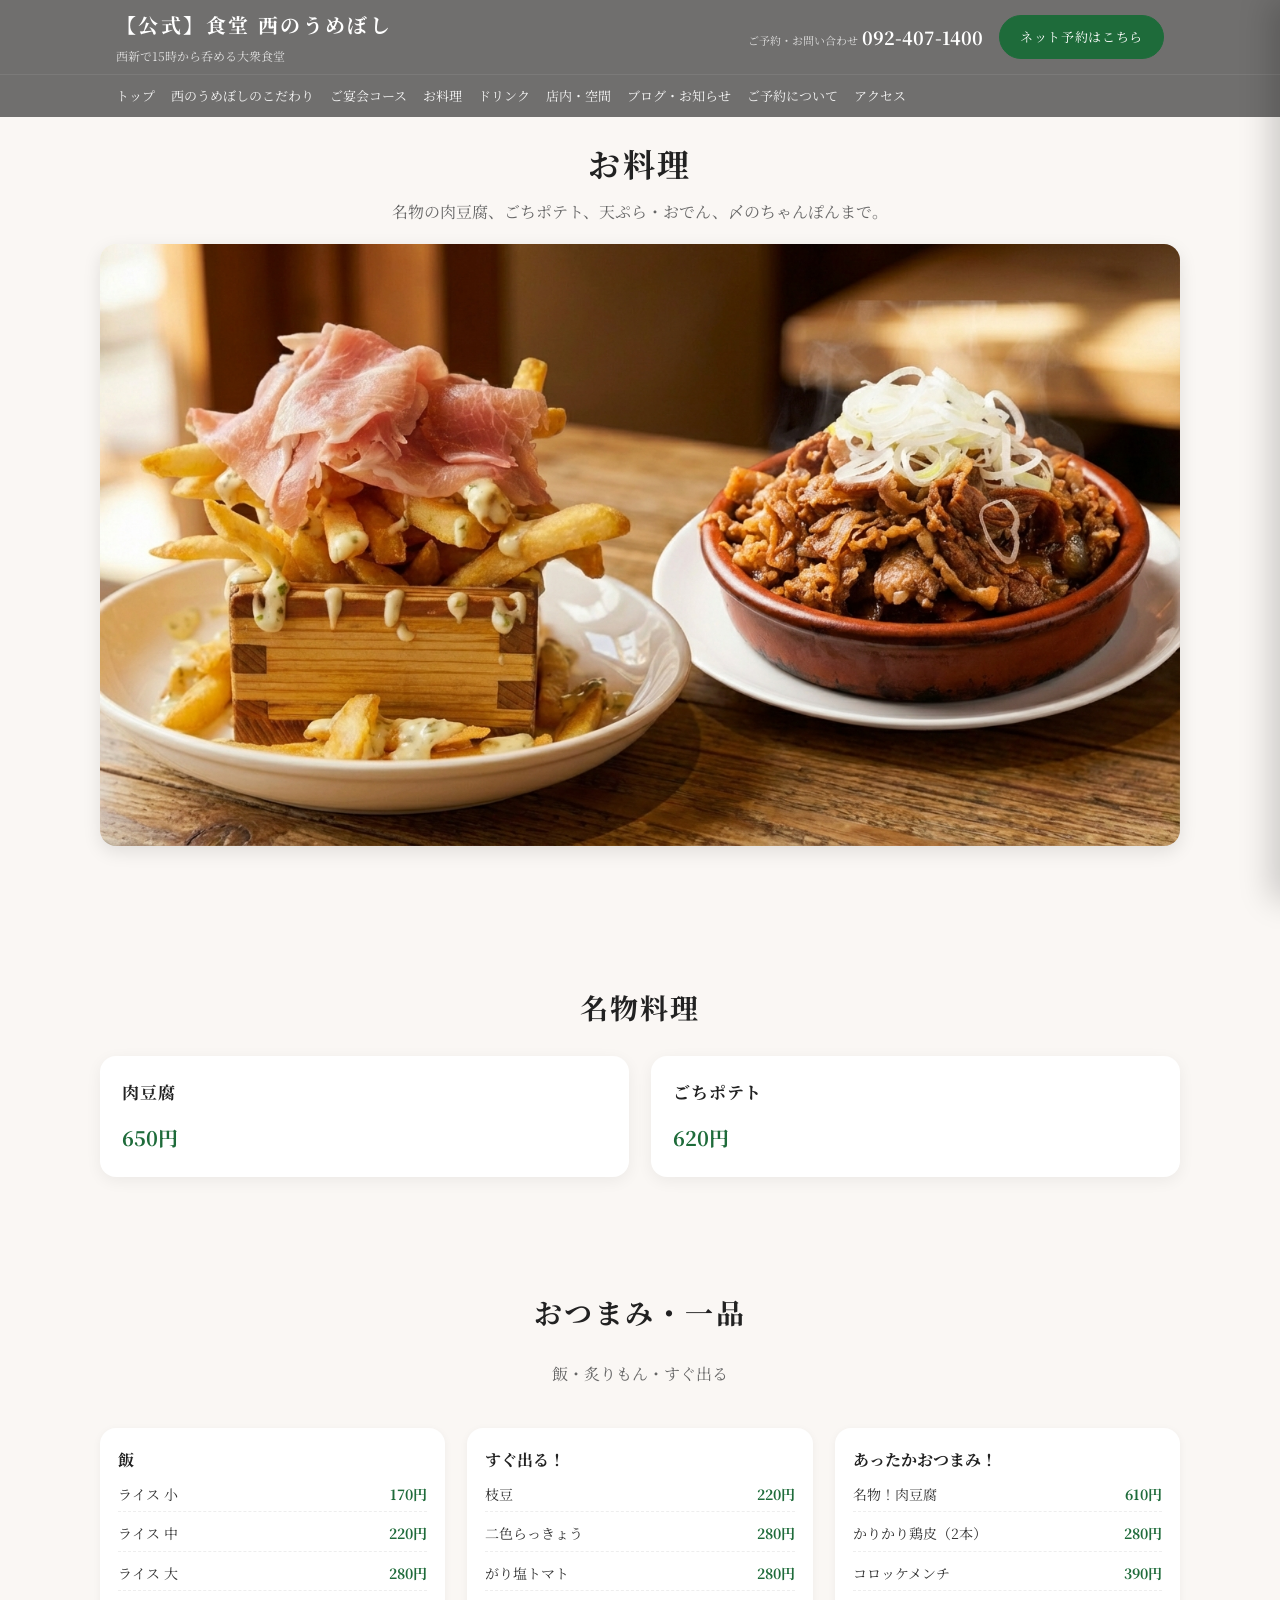
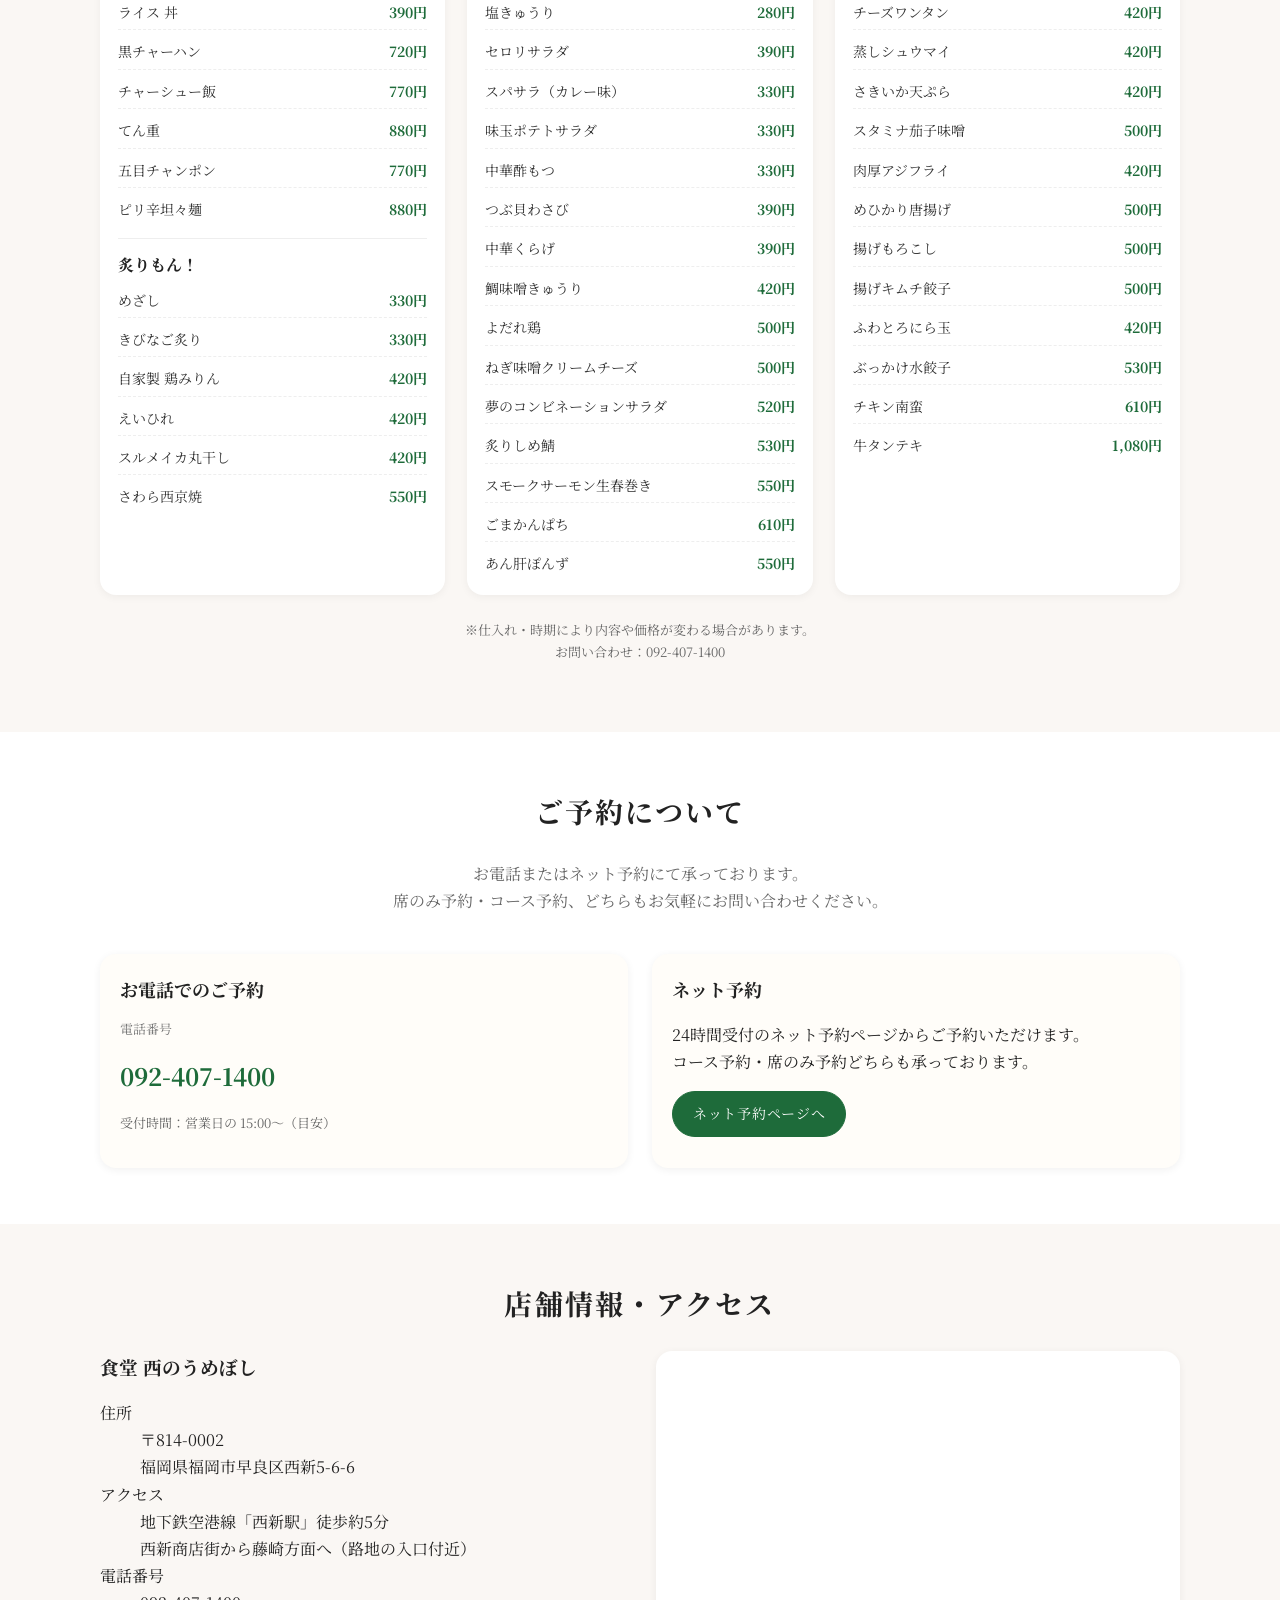
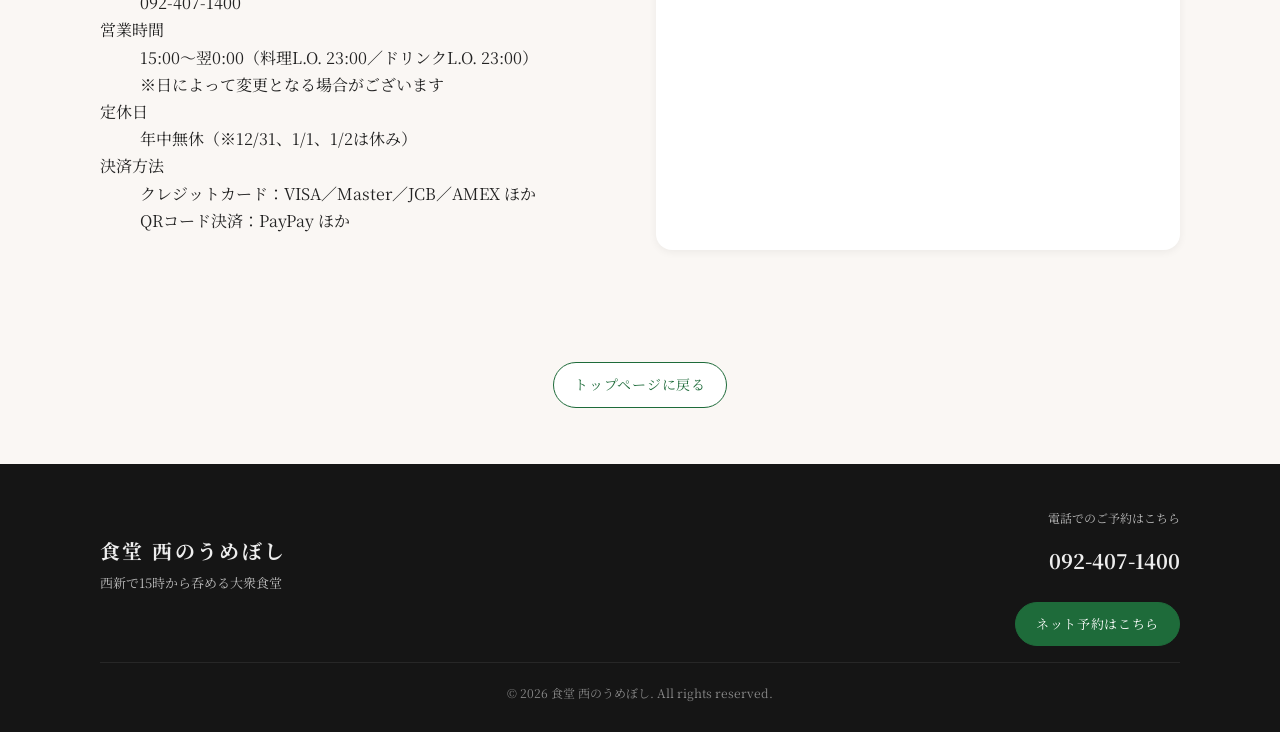
<file: menu.html>
<!DOCTYPE html>
<html lang="ja">
<head>
  <meta charset="UTF-8">
  <title>お料理｜食堂 西のうめぼし</title>
  <link rel="icon" href="./favicon.ico">
  <meta name="viewport" content="width=device-width, initial-scale=1">
  <meta name="description" content="食堂 西のうめぼしのお料理ページ。名物の肉豆腐、ごちポテト、天ぷら・おでん、〆のちゃんぽんまで。">
  <link rel="canonical" href="https://www.nishinoumeboshi.com/menu.html">

  <!-- OGP -->
  <meta property="og:type" content="website">
  <meta property="og:site_name" content="食堂 西のうめぼし">
  <meta property="og:title" content="お料理｜食堂 西のうめぼし">
  <meta property="og:description" content="名物の肉豆腐、ごちポテト、天ぷら・おでん、〆のちゃんぽんまで。西新の大衆食堂のお料理メニュー。">
  <meta property="og:url" content="https://www.nishinoumeboshi.com/menu.html">
  <meta property="og:image" content="https://www.nishinoumeboshi.com/assets/ogp.jpg">
  <meta property="og:image:width" content="1200">
  <meta property="og:image:height" content="630">
  <meta name="twitter:card" content="summary_large_image">

  <link rel="preconnect" href="https://fonts.googleapis.com">
  <link rel="preconnect" href="https://fonts.gstatic.com" crossorigin>
  <link href="https://fonts.googleapis.com/css2?family=Noto+Serif+JP:wght@400;500;600&display=swap" rel="stylesheet">

  <link rel="stylesheet" href="./style.css">
</head>

<body class="page-menu" data-page="menu">
<div id="top"></div>

<!-- ★ 共通ヘッダー差し込み先 -->
<div id="shared-header"></div>

<main id="main">

  <!-- ページ見出し -->
  <section class="section is-inview menu-page" style="padding-top: 24px !important;">
    <div class="section-inner">
      <h1 class="page-title">お料理</h1>
      <p class="page-lead">
        名物の肉豆腐、ごちポテト、天ぷら・おでん、〆のちゃんぽんまで。
      </p>
      <div class="menu-feature-image">
        <img src="./images/topic-nikupotato.jpg" alt="西のうめぼし 名物料理">
      </div>
    </div>
  </section>

  <!-- 名物 -->
  <section class="section is-inview menu-page menu-page--meat">
    <div class="section-inner">
      <h2 class="section-title">名物料理</h2>

      <div class="mp-grid mp-grid--feature">
        <div class="mp-card">
          <div class="mp-card__title">肉豆腐</div>
          <div class="mp-card__price">650円</div>
        </div>
        <div class="mp-card">
          <div class="mp-card__title">ごちポテト</div>
          <div class="mp-card__price">620円</div>
        </div>
      </div>
    </div>
  </section>

  <!-- おつまみ・一品 -->
  <section class="section is-inview menu-page menu-page--meat">
    <div class="section-inner">
      <h2 class="section-title">おつまみ・一品</h2>
      <p class="section-lead">飯・炙りもん・すぐ出る</p>

      <div class="mp-grid mp-grid--3">

        <!-- 飯 + 炙りもん -->
        <article class="mp-panel">
          <div class="mp-panel__title">飯</div>
          <ul class="mp-list">
            <li class="mp-item"><span>ライス 小</span><span>170円</span></li>
            <li class="mp-item"><span>ライス 中</span><span>220円</span></li>
            <li class="mp-item"><span>ライス 大</span><span>280円</span></li>
            <li class="mp-item"><span>ライス 丼</span><span>390円</span></li>
            <li class="mp-item"><span>黒チャーハン</span><span>720円</span></li>
            <li class="mp-item"><span>チャーシュー飯</span><span>770円</span></li>
            <li class="mp-item"><span>てん重</span><span>880円</span></li>
            <li class="mp-item"><span>五目チャンポン</span><span>770円</span></li>
            <li class="mp-item"><span>ピリ辛坦々麺</span><span>880円</span></li>
          </ul>

          <hr class="mp-hr">

          <div class="mp-panel__title">炙りもん！</div>
          <ul class="mp-list">
            <li class="mp-item"><span>めざし</span><span>330円</span></li>
            <li class="mp-item"><span>きびなご炙り</span><span>330円</span></li>
            <li class="mp-item"><span>自家製 鶏みりん</span><span>420円</span></li>
            <li class="mp-item"><span>えいひれ</span><span>420円</span></li>
            <li class="mp-item"><span>スルメイカ丸干し</span><span>420円</span></li>
            <li class="mp-item"><span>さわら西京焼</span><span>550円</span></li>
          </ul>
        </article>

        <!-- すぐ出る -->
        <article class="mp-panel">
          <div class="mp-panel__title">すぐ出る！</div>
          <ul class="mp-list">
            <li class="mp-item"><span>枝豆</span><span>220円</span></li>
            <li class="mp-item"><span>二色らっきょう</span><span>280円</span></li>
            <li class="mp-item"><span>がり塩トマト</span><span>280円</span></li>
            <li class="mp-item"><span>塩きゅうり</span><span>280円</span></li>
            <li class="mp-item"><span>セロリサラダ</span><span>390円</span></li>
            <li class="mp-item"><span>スパサラ（カレー味）</span><span>330円</span></li>
            <li class="mp-item"><span>味玉ポテトサラダ</span><span>330円</span></li>
            <li class="mp-item"><span>中華酢もつ</span><span>330円</span></li>
            <li class="mp-item"><span>つぶ貝わさび</span><span>390円</span></li>
            <li class="mp-item"><span>中華くらげ</span><span>390円</span></li>
            <li class="mp-item"><span>鯛味噌きゅうり</span><span>420円</span></li>
            <li class="mp-item"><span>よだれ鶏</span><span>500円</span></li>
            <li class="mp-item"><span>ねぎ味噌クリームチーズ</span><span>500円</span></li>
            <li class="mp-item"><span>夢のコンビネーションサラダ</span><span>520円</span></li>
            <li class="mp-item"><span>炙りしめ鯖</span><span>530円</span></li>
            <li class="mp-item"><span>スモークサーモン生春巻き</span><span>550円</span></li>
            <li class="mp-item"><span>ごまかんぱち</span><span>610円</span></li>
            <li class="mp-item"><span>あん肝ぽんず</span><span>550円</span></li>
          </ul>
        </article>

        <!-- あったか -->
        <article class="mp-panel">
          <div class="mp-panel__title">あったかおつまみ！</div>
          <ul class="mp-list">
            <li class="mp-item"><span>名物！肉豆腐</span><span>610円</span></li>
            <li class="mp-item"><span>かりかり鶏皮（2本）</span><span>280円</span></li>
            <li class="mp-item"><span>コロッケメンチ</span><span>390円</span></li>
            <li class="mp-item"><span>チーズワンタン</span><span>420円</span></li>
            <li class="mp-item"><span>蒸しシュウマイ</span><span>420円</span></li>
            <li class="mp-item"><span>さきいか天ぷら</span><span>420円</span></li>
            <li class="mp-item"><span>スタミナ茄子味噌</span><span>500円</span></li>
            <li class="mp-item"><span>肉厚アジフライ</span><span>420円</span></li>
            <li class="mp-item"><span>めひかり唐揚げ</span><span>500円</span></li>
            <li class="mp-item"><span>揚げもろこし</span><span>500円</span></li>
            <li class="mp-item"><span>揚げキムチ餃子</span><span>500円</span></li>
            <li class="mp-item"><span>ふわとろにら玉</span><span>420円</span></li>
            <li class="mp-item"><span>ぶっかけ水餃子</span><span>530円</span></li>
            <li class="mp-item"><span>チキン南蛮</span><span>610円</span></li>
            <li class="mp-item"><span>牛タンテキ</span><span>1,080円</span></li>
          </ul>
        </article>

      </div>

      <p class="mp-note">
        ※仕入れ・時期により内容や価格が変わる場合があります。<br>
        お問い合わせ：<a href="tel:0924071400">092-407-1400</a>
      </p>
    </div>
  </section>

  <!-- ★ 共通フッター差し込み先 -->
  <div id="shared-bottom"></div>

  <!-- ページトップ -->
  <a href="#top" class="page-top" aria-label="ページの先頭へ戻る">＾</a>

</main>

<script src="./common.js"></script>

<!-- 構造化データ：メニュー -->
<script type="application/ld+json">
{
  "@context": "https://schema.org",
  "@type": "Menu",
  "name": "お料理メニュー",
  "url": "https://www.nishinoumeboshi.com/menu.html",
  "inLanguage": "ja",
  "hasMenuSection": [
    {
      "@type": "MenuSection",
      "name": "名物料理",
      "hasMenuItem": [
        {
          "@type": "MenuItem",
          "name": "肉豆腐",
          "offers": { "@type": "Offer", "price": "650", "priceCurrency": "JPY" }
        },
        {
          "@type": "MenuItem",
          "name": "ごちポテト",
          "offers": { "@type": "Offer", "price": "620", "priceCurrency": "JPY" }
        }
      ]
    },
    {
      "@type": "MenuSection",
      "name": "炙りもん",
      "hasMenuItem": [
        {
          "@type": "MenuItem",
          "name": "めざし",
          "offers": { "@type": "Offer", "price": "330", "priceCurrency": "JPY" }
        },
        {
          "@type": "MenuItem",
          "name": "きびなご炙り",
          "offers": { "@type": "Offer", "price": "330", "priceCurrency": "JPY" }
        },
        {
          "@type": "MenuItem",
          "name": "さわら西京焼",
          "offers": { "@type": "Offer", "price": "550", "priceCurrency": "JPY" }
        }
      ]
    },
    {
      "@type": "MenuSection",
      "name": "あったかおつまみ",
      "hasMenuItem": [
        {
          "@type": "MenuItem",
          "name": "チキン南蛮",
          "offers": { "@type": "Offer", "price": "610", "priceCurrency": "JPY" }
        },
        {
          "@type": "MenuItem",
          "name": "よだれ鶏",
          "offers": { "@type": "Offer", "price": "500", "priceCurrency": "JPY" }
        }
      ]
    }
  ]
}
</script>
</body>
</html>
</file>
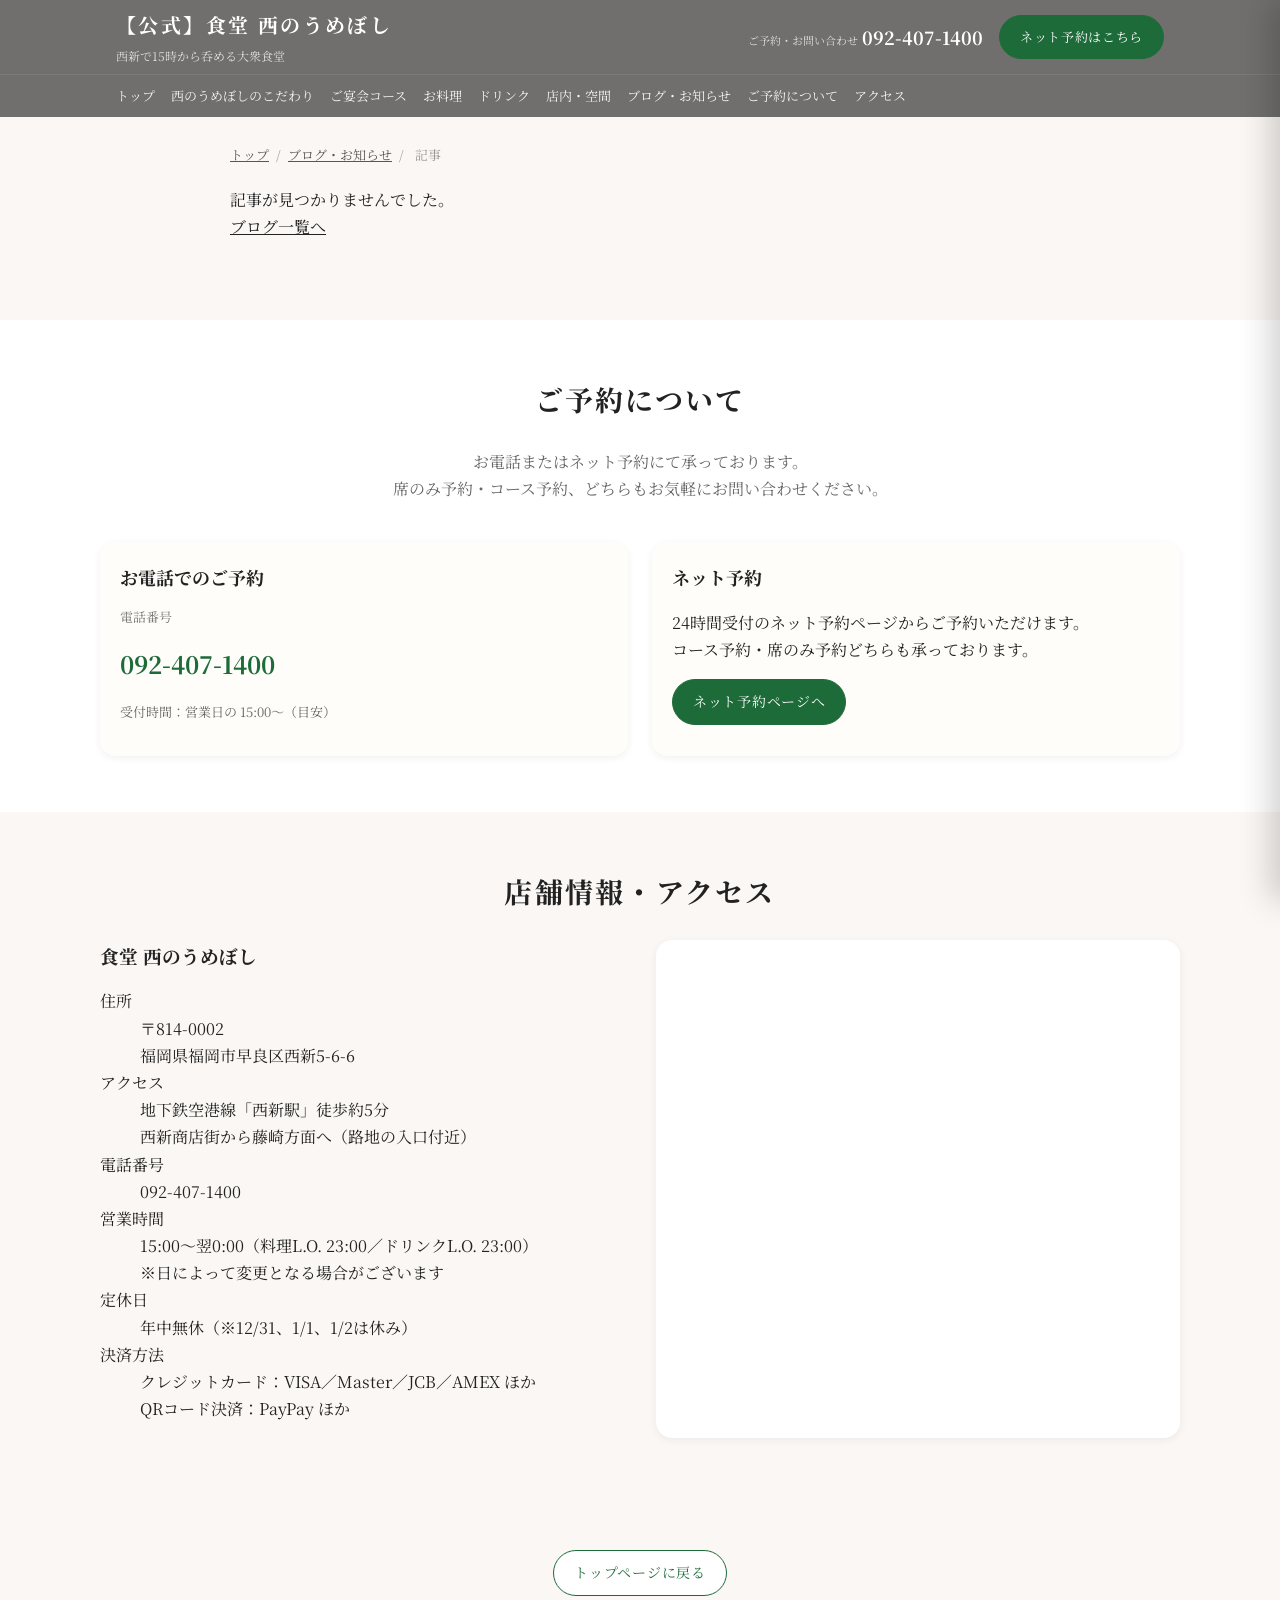
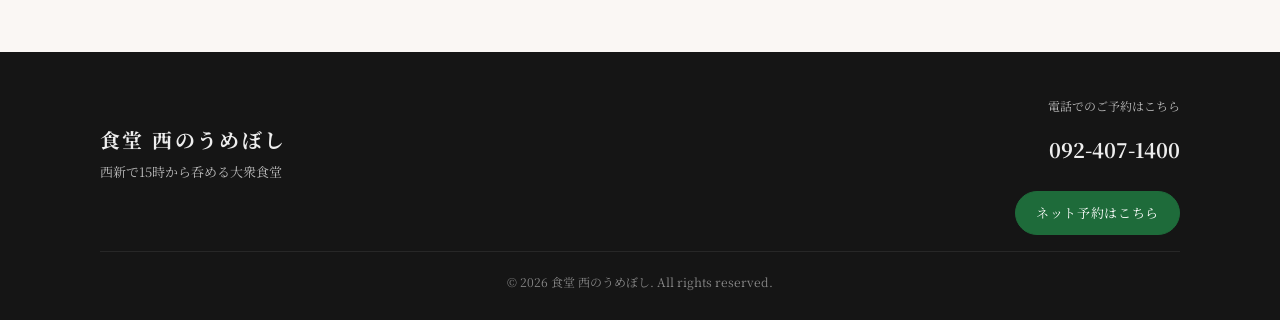
<file: blog/posts/post.html>
<!doctype html>
<html lang="ja">
<head>
  <meta charset="utf-8">
  <meta name="viewport" content="width=device-width, initial-scale=1">
  <title>ブログ｜食堂 西のうめぼし</title>
  <meta name="description" content="食堂 西のうめぼしのブログ記事">
  <link rel="canonical" id="canonical-url" href="https://www.nishinoumeboshi.com/blog/posts/post.html">

  <!-- OGP（JSで動的に上書き） -->
  <meta property="og:type" content="article">
  <meta property="og:site_name" content="食堂 西のうめぼし">
  <meta id="og-title" property="og:title" content="ブログ｜食堂 西のうめぼし">
  <meta id="og-description" property="og:description" content="食堂 西のうめぼしのブログ記事">
  <meta id="og-url" property="og:url" content="https://www.nishinoumeboshi.com/blog/">
  <meta id="og-image" property="og:image" content="https://www.nishinoumeboshi.com/assets/ogp.jpg">
  <meta property="og:image:width" content="1200">
  <meta property="og:image:height" content="630">
  <meta name="twitter:card" content="summary_large_image">

  <link rel="icon" href="../../favicon.ico">
  <link rel="preconnect" href="https://fonts.googleapis.com">
  <link rel="preconnect" href="https://fonts.gstatic.com" crossorigin>
  <link href="https://fonts.googleapis.com/css2?family=Noto+Serif+JP:wght@400;500;600&display=swap" rel="stylesheet">
  <link rel="stylesheet" href="../../style.css">

  <style>
    .post-wrap {
      max-width: 860px;
      margin: 0 auto;
      padding: 32px 20px 64px;
    }
    .post-breadcrumb {
      font-size: 13px;
      opacity: .75;
      margin-bottom: 20px;
    }
    .post-breadcrumb a {
      text-decoration: underline;
      color: inherit;
    }
    .post-breadcrumb span { opacity: .6; margin: 0 4px; }
    .post-date {
      font-size: 13px;
      opacity: .7;
      margin-bottom: 8px;
    }
    .post-title {
      font-size: clamp(20px, 4vw, 30px);
      line-height: 1.4;
      margin: 0 0 20px;
    }
    .post-hero {
      width: 100%;
      max-width: 860px;
      border-radius: 12px;
      aspect-ratio: 16/9;
      object-fit: cover;
      margin-bottom: 28px;
      display: block;
    }
    .post-body {
      line-height: 1.95;
      font-size: 16px;
    }
    .post-body p { margin: 0 0 1.4em; }
    .post-footer {
      margin-top: 40px;
      padding-top: 24px;
      border-top: 1px solid rgba(0,0,0,.15);
      display: flex;
      gap: 14px;
      flex-wrap: wrap;
      align-items: center;
    }
    .post-footer a {
      text-decoration: underline;
      color: inherit;
      font-size: 14px;
    }
    .post-footer span { opacity: .4; }
    .post-loading {
      text-align: center;
      padding: 80px 20px;
      opacity: .6;
    }
  </style>
<script src="../../vendor/blog-security.js"></script>
</head>

<body data-page="blog">
<div id="top"></div>

<!-- 共通ヘッダー -->
<div id="shared-header"></div>

<main id="main">
  <div class="post-wrap">

    <!-- パンくず -->
    <nav class="post-breadcrumb">
      <a href="/">トップ</a>
      <span>/</span>
      <a href="/blog/">ブログ・お知らせ</a>
      <span>/</span>
      <span id="bc-title">記事</span>
    </nav>

    <!-- 記事本体（JSで流し込む） -->
    <div id="post-content">
      <p class="post-loading">読み込み中…</p>
    </div>

  </div>

  <!-- 共通フッター -->
  <div id="shared-bottom"></div>
  <a href="#top" class="page-top" aria-label="ページの先頭へ戻る">＾</a>
</main>

<!-- blog/posts/ は2階層下なので ../../common.js -->
<script src="../../vendor/dompurify/purify.min.js"></script>
<script src="../../vendor/marked/marked.umd.js"></script>
<script src="../../common.js"></script>
<script>
(async () => {
  const params    = new URLSearchParams(location.search);
  const slug      = params.get('slug') || location.search.replace('?','');
  const contentEl = document.getElementById('post-content');
  const bcTitle   = document.getElementById('bc-title');

  function esc(s){
    return String(s ?? '')
      .replaceAll('&','&amp;').replaceAll('<','&lt;')
      .replaceAll('>','&gt;').replaceAll('"','&quot;');
  }
  function fmtDate(d){
    const m = String(d||'').match(/^(\d{4})-(\d{2})-(\d{2})$/);
    return m ? `${m[1]}.${m[2]}.${m[3]}` : esc(d||'');
  }

  if (!slug) {
    contentEl.innerHTML = '<p>記事が見つかりませんでした。<br><a href="/blog/" style="text-decoration:underline">ブログ一覧へ</a></p>';
    return;
  }

  try {
    // post.html は posts.json のみを参照する（CLAUDE.md のルール）
    const res = await fetch('../posts.json', { cache: 'no-store' });
    if (!res.ok) throw new Error('記事データの読み込みエラー');
    const data = await res.json();
    const posts = data.posts ?? data;
    const post = posts.find(p => p.slug === slug);
    if (!post) throw new Error('記事が見つかりません: ' + slug);

    // title / meta更新
    document.title = `${post.title}｜食堂 西のうめぼし`;
    document.querySelector('meta[name="description"]')
      ?.setAttribute('content', post.excerpt || '');
    if (bcTitle) bcTitle.textContent = post.title;

    // canonical・OGP動的更新
    const pageUrl = `https://www.nishinoumeboshi.com/blog/posts/post.html?slug=${encodeURIComponent(post.slug)}`;
    document.getElementById('canonical-url')?.setAttribute('href', pageUrl);
    document.getElementById('og-title')?.setAttribute('content', `${post.title}｜食堂 西のうめぼし`);
    document.getElementById('og-description')?.setAttribute('content', post.excerpt || '');
    document.getElementById('og-url')?.setAttribute('content', pageUrl);
    if (post.image) {
      const ogImgSrc = `https://www.nishinoumeboshi.com/blog/${post.image.replace(/^\.\//, '')}`;
      document.getElementById('og-image')?.setAttribute('content', ogImgSrc);
    }

    // BlogPosting 構造化データを動的に挿入
    const schema = {
      "@context": "https://schema.org",
      "@type": "BlogPosting",
      "headline": post.title,
      "description": post.excerpt || '',
      "datePublished": post.date || '',
      "url": pageUrl,
      "image": post.image
        ? `https://www.nishinoumeboshi.com/blog/${post.image.replace(/^\.\//, '')}`
        : 'https://www.nishinoumeboshi.com/assets/ogp.jpg',
      "author": {
        "@type": "Organization",
        "name": "食堂 西のうめぼし",
        "url": "https://www.nishinoumeboshi.com/"
      },
      "publisher": {
        "@type": "Organization",
        "name": "食堂 西のうめぼし",
        "url": "https://www.nishinoumeboshi.com/",
        "logo": {
          "@type": "ImageObject",
          "url": "https://www.nishinoumeboshi.com/assets/ogp.jpg"
        }
      },
      "mainEntityOfPage": {
        "@type": "WebPage",
        "@id": pageUrl
      }
    };
    const schemaScript = document.createElement('script');
    schemaScript.type = 'application/ld+json';
    schemaScript.textContent = JSON.stringify(schema);
    document.head.appendChild(schemaScript);

    // 画像パスの解決
    // posts.jsonは ./images/〇〇.jpg（blog/基準）
    // post.htmlはblog/posts/にあるので ../images/ に変換が必要
    let imgSrc = '';
    if (post.image) {
      imgSrc = post.image.replace(/^\.\//, '../');
    }

    const imgHtml = imgSrc
      ? `<img src="${esc(BlogSecurity.imageURL(imgSrc))}" alt="${esc(post.title)}" class="post-hero" loading="lazy">`
      : '';

    // Markdown形式ならHTMLに変換、既存のHTMLはそのまま通す
    const rawBody = post.body || `<p>${esc(post.excerpt)}</p>`;
    const bodyHtml = (typeof marked !== 'undefined' && !rawBody.trimStart().startsWith('<'))
      ? marked.parse(rawBody)
      : rawBody;

    contentEl.innerHTML = `
      <p class="post-date">${fmtDate(post.date)}</p>
      <h1 class="post-title">${esc(post.title)}</h1>
      ${imgHtml}
      <div class="post-body">${BlogSecurity.sanitizeHTML(bodyHtml)}</div>
      <div class="post-footer">
        <a href="/blog/">← ブログ一覧へ戻る</a>
        <span>|</span>
        <a href="/">トップへ</a>
      </div>
    `;

  } catch(e) {
    contentEl.innerHTML = `<p>エラー：${esc(e.message)}<br><a href="/blog/" style="text-decoration:underline">ブログ一覧へ</a></p>`;
    console.error(e);
  }
})();
</script>

</body>
</html>
</file>
<file: style.css>
/* --------------- reset & base --------------- */

:root{
  --header-h: 112px;

  /* ===== THEME COLOR (NISHI NO UMEBOSHI / Bright) ===== */
  --primary:        #1E6B3A;
  --primary-hover:  #185B31;
  --primary-soft:   #E3EFE8;
  --primary-ink:    #FFFFFF;
}


*,
*::before,
*::after { box-sizing: border-box; }

html { scroll-behavior: smooth; }

body{
  margin: 0;
  font-family: "Noto Serif JP", "Yu Mincho", "Hiragino Mincho ProN", serif;
  color: #222;
  background-color: #faf7f4;
  line-height: 1.7;
}

img{
  max-width: 100%;
  height: auto;
  display: block;
}

a{ color: inherit; text-decoration: none; }

ul{ margin: 0; padding: 0; list-style: none; }

h1,h2,h3,h4{
  margin: 0;
  font-weight: 700;
}


/* --------------- layout helpers --------------- */

.section{
  padding: 56px 16px;
  scroll-margin-top: var(--header-h);
}

/* --------------- scroll reveal --------------- */
/* TOP（body.is-home）だけアニメさせる */
body.is-home .section{
  opacity: 0;
  transform: translateY(18px);
  transition: opacity .6s ease, transform .6s ease;
  will-change: opacity, transform;
}

body.is-home .section.is-inview{
  opacity: 1;
  transform: translateY(0);
}

/* 下層ページ（is-homeじゃない）は最初から表示 */
body:not(.is-home) .section{
  opacity: 1;
  transform: none;
  transition: none;
}


/* ユーザーが「動きを減らす」設定のときはアニメを切る */
@media (prefers-reduced-motion: reduce){
  .section{
    opacity: 1;
    transform: none;
    transition: none;
  }
}


.section-inner{
  max-width: 1080px;
  margin: 0 auto;
}

.section-title{
  font-size: 28px;
  letter-spacing: 0.08em;
  text-align: center;
  margin-bottom: 24px;
}

.section-lead{
  text-align: center;
  margin-bottom: 40px;
  color: #666;
}

/* --------------- buttons --------------- */

.btn-primary,
.btn-secondary{
  display: inline-block;
  padding: 10px 20px;
  border-radius: 999px;
  font-size: 14px;
  letter-spacing: 0.05em;
  border: 1px solid transparent;
  transition: all 0.2s ease;
  white-space: nowrap;
}

.btn-primary{
  background-color: var(--primary);
  color: var(--primary-ink);
  border-color: var(--primary);
}

.btn-primary:hover{
  background-color: var(--primary-hover);
  border-color: var(--primary-hover);
}

.btn-secondary{
  background-color: #fff;
  color: var(--primary);
  border-color: var(--primary);
}
.btn-secondary:hover{ background-color: var(--primary-soft); }

/* --------------- page top button --------------- */
.page-top{
  position: fixed;
  right: 18px;
  bottom: calc(18px + env(safe-area-inset-bottom, 0px));
  width: 52px;
  height: 52px;
  border-radius: 999px;

  display: grid;
  place-items: center;

  background: var(--primary);
  color: #fff;
  border: 1px solid var(--primary);
  box-shadow: 0 6px 18px rgba(0,0,0,0.18);

  font-size: 35px;
  line-height: 1;
  z-index: 900; /* drawer(1001)より下、通常表示より上 */

  /* ★transformの上書きバグを解消：translateとscaleを合成 */
  opacity: 0;
  transform: translateY(10px) scaleX(1.6);
  pointer-events: none;
  transition: opacity .18s ease, transform .18s ease, background-color .18s ease;
}

.page-top.is-show{
  opacity: 1;
  transform: translateY(0) scaleX(1.6);
  pointer-events: auto;
}

.page-top:hover{
  background: var(--primary-hover);
  border-color: var(--primary-hover);
}


/* --------------- header --------------- */

.site-header{
  position: fixed;
  top: 0;
  left: 0;
  width: 100%;
  z-index: 1000;

  background: rgba(20, 20, 20, 0.6);
  backdrop-filter: blur(0px);
  color: #fff;

  transition: background 0.25s ease, backdrop-filter 0.25s ease;
}

.header-inner{
  max-width: 1080px;
  margin: 0 auto;
  padding: 8px 16px;
  display: flex;
  align-items: center;
  justify-content: space-between;
  gap: 16px;
}

.header-brand{
  display: flex;
  flex-direction: column;
  gap: 4px;
}

.site-logo{
  font-size: 20px;
  font-weight: 700;
  letter-spacing: 0.12em;
}

.site-tagline{
  font-size: 12px;
  color: #ddd;
}

.header-right{
  display: flex;
  align-items: center;
  gap: 16px;
}

.header-tel{
  display: flex;
  flex-direction: column;
  text-align: right;
}

.tel-label{
  font-size: 11px;
  color: #ddd;
}

.tel-number{
  font-size: 18px;
  font-weight: 700;
}

.header-reserve{ font-size: 13px; }

/* PC用ナビ */
.global-nav{
  border-top: 1px solid rgba(255, 255, 255, 0.08);
}

.global-nav ul{
  max-width: 1080px;
  margin: 0 auto;
  padding: 4px 16px;
  display: flex;
  gap: 16px;
  flex-wrap: wrap;
}

.global-nav a{
  display: block;
  padding: 6px 0;
  font-size: 13px;
  color: #f5f5f5;
}
.global-nav a:hover{ color: #ffdfb6; }

/* PCだけ表示する要素 */
.header-only-desktop{ display: block; }

/* --- ハンバーガー（3本線）--- */
/* PCでは隠す */
.nav-toggle{
  display: none;
  appearance: none;
  -webkit-appearance: none;
  background: transparent;
  border: 1px solid rgba(255,255,255,0.28);
  border-radius: 10px;
  padding: 10px 10px;
  cursor: pointer;
  line-height: 0;
}

/* 3本線を「必ず」出す */
.nav-toggle__bar{
  display: block;
  width: 22px;
  height: 2px;
  margin: 4px 0;
  background: #fff;
  border-radius: 2px;
  opacity: 1;
}


/* --------------- drawer (mobile menu) --------------- */

.drawer-overlay{
  position: fixed;
  inset: 0;
  background: rgba(0,0,0,0.45);
  opacity: 0;
  pointer-events: none;
  transition: opacity .22s ease;
  z-index: 999; /* header(1000)の1つ下 */
}

.drawer{
  position: fixed;
  top: 0;
  right: 0;
  height: 100dvh;
  width: min(84vw, 360px);
  background: #fff;
  transform: translateX(100%);
  transition: transform .22s ease;
  z-index: 1001; /* headerより上に出す */
  padding: 18px 18px 22px;
  overflow-y: auto;
  -webkit-overflow-scrolling: touch;
  box-shadow: -10px 0 30px rgba(0,0,0,0.18);
}

.drawer.is-open{ transform: translateX(0); }
.drawer-overlay.is-open{
  opacity: 1;
  pointer-events: auto;
}

.drawer-close{
  appearance: none;
  -webkit-appearance: none;
  background: transparent;
  border: 0;
  font-size: 32px;
  line-height: 1;
  cursor: pointer;
  margin-left: auto;
  display: block;
}

.drawer nav ul{ padding: 18px 8px 8px; }
.drawer nav a{
  display: block;
  padding: 14px 6px;
  border-bottom: 1px solid #eee;
  color: #222;
  font-size: 15px;
}


/* --------------- hero --------------- */

.hero{
  position: relative;
  height: 100vh;
  height: 100svh;
  height: 100dvh;

  display: flex;
  align-items: center;
  justify-content: center;

  padding-bottom: 70px;
  color: #fff;
  text-align: left;

  overflow: hidden;
}

/* スライドショー */
.hero-slides{
  position: absolute;
  inset: 0;
  z-index: 0;
}

.hero-slide{
  position: absolute;
  inset: 0;
  background-size: cover;
  background-position: center;
  opacity: 0;
  transition: opacity 1.5s ease-in-out;
}

.hero-slide.is-active{
  opacity: 1;
}

.hero::before{
  content: "";
  position: absolute;
  inset: 0;
  background: linear-gradient(
    to bottom,
    rgba(0,0,0,0.20) 0%,
    rgba(0,0,0,0.30) 45%,
    rgba(0,0,0,0.12) 100%
  );
  z-index: 1;
}

.hero-inner{
  position: relative;
  z-index: 2;
  max-width: 1080px;
  margin: 0 auto;
  padding: 80px 16px;
}

.hero-eyebrow{
  font-size: 14px;
  letter-spacing: 0.25em;
  margin-bottom: 8px;
  color: rgba(255,255,255,0.92);
  text-shadow: 0 1px 6px rgba(0,0,0,0.40);
}

.hero-title{
  font-size: 34px;
  line-height: 1.3;
  margin-bottom: 16px;
  color: #fff;
  text-shadow: 0 2px 14px rgba(0,0,0,0.55);
}

.hero-lead{
  font-size: 15px;
  margin-bottom: 24px;
  color: rgba(255,255,255,0.92);
  text-shadow: 0 1px 10px rgba(0,0,0,0.45);
}

.hero-actions{
  display: flex;
  flex-wrap: wrap;
  gap: 12px;
}


/* --------------- hero scroll indicator --------------- */

.scroll-indicator{
  position: absolute;
  left: 50%;
  bottom: calc(28px + env(safe-area-inset-bottom, 0px));
  transform: translateX(-50%);
  display: flex;
  flex-direction: column;
  align-items: center;
  justify-content: center;
  color: #fff;
  text-decoration: none;
  z-index: 2;
}

.scroll-indicator__text{
  font-size: 15px;
  letter-spacing: 0.2em;
  margin-bottom: 4px;
  opacity: 0.85;
}

.scroll-indicator__arrow{
  font-size: 18px;
  line-height: 1;
  animation: scrollBounce 1.6s ease-in-out infinite;
}

@keyframes scrollBounce{
  0% { transform: translateY(0); opacity: 0.85; }
  50% { transform: translateY(6px); opacity: 1; }
  100% { transform: translateY(0); opacity: 0.85; }
}


/* --------------- topics --------------- */

.topics{ background-color: #fff; }

.topics-grid{
  display: grid;
  grid-template-columns: repeat(3, minmax(0, 1fr));
  gap: 20px;
}

.topic-card{
  background-color: #fffdf9;
  border-radius: 12px;
  box-shadow: 0 2px 6px rgba(0,0,0,0.06);
  overflow: hidden;
  display: flex;
  flex-direction: column;
  height: 100%;
}

.topic-image{
  aspect-ratio: 16 / 12;
  background-size: cover;
  background-position: center;
}

.topic-image-1{ background-image: url("./images/topic-nishiume.jpg"); }
.topic-image-2{ background-image: url("./images/topic-nikupotato.jpg"); }
.topic-image-3{ background-image: url("./images/topic-inside.jpg"); }

.topic-card h3{
  font-size: 16px;
  padding: 12px 16px 4px;
}
.topic-card p{
  font-size: 14px;
  padding: 0 16px 16px;
  color: #555;
}


/* --------------- concept --------------- */

.concept{ background-color: #faf3ec; }

.concept-inner{
  display: grid;
  grid-template-columns: 1.2fr 1fr;
  gap: 32px;
  align-items: center;
}

.concept-text p{
  margin-bottom: 12px;
  color: #444;
}

.concept-image{
  border-radius: 16px;
  aspect-ratio: 16 / 12;
  background-size: cover;
  background-position: center;
  box-shadow: 0 4px 14px rgba(0,0,0,0.12);
}

.concept-main-image{ background-image: url("./images/concept-nishiume.jpg"); }


/* --------------- course --------------- */

/* course: section image */
.course-hero,
.menu-feature-image,
.drink-feature-image{
  margin: 18px auto 26px;
  border-radius: 16px;
  overflow: hidden;
  box-shadow: 0 6px 18px rgba(0,0,0,0.10);
  max-width: 1080px;
}

.course-hero img,
.menu-feature-image img,
.drink-feature-image img{
  width: 100%;
  height: auto;
  display: block;
}

.course{ background-color: #fff; }

/* ===== COURSE 4列対応 ===== */

.course-grid{
  display: grid;
  grid-template-columns: repeat(4, minmax(0, 1fr));
  gap: 20px;
}

/* タブレット */
@media (max-width: 1100px){
  .course-grid{
    grid-template-columns: repeat(2, minmax(0, 1fr));
  }
}

/* スマホ */
@media (max-width: 640px){
  .course-grid{
    grid-template-columns: 1fr;
  }
}

.course-card{
  background-color: #fffdf9;
  border-radius: 16px;
  padding: 20px;
  box-shadow: 0 2px 8px rgba(0,0,0,0.06);
}

.course-card h2,
.course-card h3{
  font-size: 16px;
  margin-bottom: 6px;
}

.course-price{
  font-weight: 700;
  color: var(--primary);
  margin-bottom: 12px;
}

.course-list{
  font-size: 14px;
  color: #555;
  padding-left: 1.2em;
  list-style: disc;
}

.course-note{
  font-size: 13px;
  text-align: center;
  margin-top: 24px;
  color: #777;
}

/* course: badges */
.course-badges{
  display: flex;
  gap: 8px;
  flex-wrap: wrap;
  margin: 8px 0 14px;
}

.badge{
  display: inline-flex;
  align-items: center;
  justify-content: center;
  padding: 6px 10px;
  border-radius: 999px;
  font-size: 12px;
  border: 1px solid #ddd;
  background: #fff;
  color: #333;
}

.badge-red{
  border-color: var(--primary);
  background: var(--primary);
  color: #fff;
}

/* course: small note inside card */
.course-note-small{
  font-size: 12px;
  color: #777;
  margin-top: 12px;
}

/* course: extension banner */
.course-extra{
  margin-top: 22px;
  background: #0f7b6c;
  color: #fff;
  border-radius: 12px;
  padding: 14px 16px;
  text-align: center;
  font-size: 15px;
  letter-spacing: 0.04em;
}


/* --------------- menu --------------- */

.menu{ background-color: #faf7f4; }

.menu-grid{
  display: grid;
  grid-template-columns: repeat(3, minmax(0, 1fr));
  gap: 20px;
}

.menu-card{
  background-color: #fff;
  border-radius: 16px;
  overflow: hidden;
  box-shadow: 0 2px 8px rgba(0,0,0,0.05);
}

.menu-image{
  aspect-ratio: 16 / 12;
  background-size: cover;
  background-position: center;
}

.menu-image-1{ background-image: url("./images/menu-nikudoufu.jpg"); }
.menu-image-2{ background-image: url("./images/menu-gochipotato.jpg"); }
.menu-image-3{ background-image: url("./images/menu-shime.jpg"); }

.menu-card h3{
  font-size: 16px;
  padding: 12px 16px 4px;
}
.menu-card p{
  font-size: 14px;
  padding: 0 16px 16px;
  color: #555;
}


/* --------------- drink --------------- */

.drink{ background-color: #fff; }

.drink-grid{
  display: grid;
  grid-template-columns: repeat(3, minmax(0, 1fr));
  gap: 20px;
}

.drink-card{
  background-color: #fff;
  border-radius: 16px;
  overflow: hidden;
  box-shadow: 0 2px 8px rgba(0,0,0,0.06);
}
.drink-card h3{
  font-size: 16px;
  padding: 12px 16px 4px;
  margin: 0;
}
.drink-card p{
  font-size: 14px;
  padding: 0 16px 16px;
  color: #555;
  margin: 0;
}

.drink-image{
  aspect-ratio: 16 / 12;
  background-size: cover;
  background-position: center;
}

/* 画像パスは用意した写真に合わせて変更 */
.drink-image-1{ background-image: url("./images/drink-beer.jpg"); }
.drink-image-2{ background-image: url("./images/drink-sour.jpg"); }
.drink-image-3{ background-image: url("./images/drink-shochu.jpg"); }


/* --------------- space --------------- */

.space{ background-color: #faf3ec; }

.space-inner{
  display: grid;
  grid-template-columns: 1.1fr 1fr;
  gap: 32px;
  align-items: center;
}

.space-text p{
  margin-bottom: 12px;
  color: #444;
}

.space-image{
  border-radius: 16px;
  aspect-ratio: 16 / 12;
  background-size: cover;
  background-position: center;
  box-shadow: 0 4px 14px rgba(0,0,0,0.12);
}

.space-main-image{ background-image: url("./images/space-nishiume.jpg"); }


/* --------------- reserve --------------- */

.reserve{ background-color: #fff; }

.reserve-grid{
  display: grid;
  grid-template-columns: repeat(2, minmax(0, 1fr));
  gap: 24px;
}

.reserve-block{
  background-color: #fffdf9;
  border-radius: 16px;
  padding: 20px;
  box-shadow: 0 2px 8px rgba(0,0,0,0.06);
}

.reserve-block h3{
  font-size: 18px;
  margin-bottom: 8px;
}

.reserve-tel-label{
  font-size: 13px;
  color: #777;
  margin-bottom: 2px;
}

.reserve-tel-number a{
  font-size: 24px;
  font-weight: 700;
  color: var(--primary);
}

.reserve-time{
  font-size: 13px;
  color: #666;
  margin-top: 6px;
}


/* --------------- access --------------- */

.access-grid{
  display: grid;
  grid-template-columns: 1fr 1fr;
  gap: 32px;
  align-items: stretch;
}

.access-map{
  background: #fff;
  border-radius: 16px;
  box-shadow: 0 2px 8px rgba(0,0,0,0.06);
  overflow: hidden;

  display: flex;
  min-height: 360px;
}

.access-map iframe{
  width: 100%;
  height: 100%;
  border: 0;
  display: block;
  flex: 1;
}


/* --------------- footer --------------- */

.site-footer{
  background-color: #151515;
  color: #eee;
  padding: 32px 16px 16px;
}

.footer-inner{
  max-width: 1080px;
  margin: 0 auto;
}

.footer-top{
  display: flex;
  justify-content: space-between;
  gap: 24px;
  align-items: center;
  margin-bottom: 16px;
  flex-wrap: wrap;
}

.footer-brand p{
  margin-top: 4px;
  font-size: 13px;
  color: #bbb;
}

.footer-contact{ text-align: right; }

.footer-tel-label{
  font-size: 12px;
  color: #bbb;
  margin-bottom: 2px;
}

.footer-tel-number a{
  font-size: 20px;
  font-weight: 700;
}

.footer-reserve{
  margin-top: 8px;
  font-size: 13px;
}

.footer-bottom{
  border-top: 1px solid rgba(255,255,255,0.08);
  padding-top: 8px;
  text-align: center;
}

.footer-copy{
  font-size: 12px;
  color: #888;
}


/* --------------- responsive --------------- */

@media (max-width: 900px){
  :root{ --header-h: 64px; }

  /* スマホ：電話/予約/PCナビは隠して、ロゴ＋ハンバーガーだけ */
  .header-only-desktop{ display: none; }
  .nav-toggle{ display: inline-flex; align-items:center; justify-content:center; }

  .header-inner{
    padding: 10px 14px;
  }

  .site-logo{
    font-size: 18px;
    letter-spacing: 0.10em;
  }

  .site-tagline{ display: none; }

  .hero-title{ font-size: 26px; }

  .topics-grid,
  .course-grid,
  .menu-grid,
  .drink-grid{
    grid-template-columns: repeat(2, minmax(0, 1fr));
  }

  .concept-inner,
  .space-inner,
  .reserve-grid,
  .access-grid{
    grid-template-columns: 1fr;
  }

  /* スマホ：マップは今の見え方（縦長）でOK */
  .access-map{
    min-height: 0;
  }

  .access-map iframe{
    height: 320px;
    flex: none;
  }
}

@media (max-width: 640px){
  .section{ padding: 48px 16px; }
  .section-title{ font-size: 22px; }

  .topics-grid,
  .course-grid,
  .menu-grid,
  .drink-grid{
    grid-template-columns: 1fr;
  }

  .hero-actions{
    flex-direction: column;
    align-items: flex-start;
  }

  .footer-top{
    flex-direction: column;
    align-items: flex-start;
  }
  .footer-contact{ text-align: left; }
}


/* === FIX: hamburger 3 lines (mobile only) === */

/* デフォルト(PC)は非表示 */
.nav-toggle{
  display: none !important;

  width: 44px;
  height: 40px;
  padding: 0;
  border-radius: 12px;
  border: 1px solid rgba(255,255,255,0.28);
  background: rgba(0,0,0,0.15);

  flex-direction: column;
  align-items: center;
  justify-content: center;
  gap: 6px;

  -webkit-tap-highlight-color: transparent;
}

.nav-toggle__bar{
  width: 22px;
  height: 2px;
  background: #fff;
  border-radius: 2px;
  margin: 0 !important;
}

/* スマホだけ表示 */
@media (max-width: 900px){
  .nav-toggle{ display: flex !important; }
}


/* TOPページでは「トップページに戻る」を出さない */
.is-home .back-to-top-home{
  display: none;
}

/* 下層ページ：固定ヘッダー分だけ上に余白を作る */
body:not(.is-home) main{
  padding-top: var(--header-h);
}


/* もっと見るボタン（共通） */
.more-wrap{
  margin-top: 26px;
  text-align: center;
}

/* =========================================
   Menu page (menu.html)
========================================= */

.page-head{
  padding-top: 0;        /* ← ヘッダー分は main が持つ */
  padding-bottom: 0px;  /* ← ドリンクと同じ見え方に寄せる */
}


.page-title{
  text-align: center;
  font-size: 34px;
  letter-spacing: .08em;
  margin-bottom: 10px;
}

.page-lead{
  text-align: center;
  color: #666;
  margin: 0;
}

/* cards / panels */
.mp-grid{
  display: grid;
  gap: 18px;
}

.mp-grid--feature{
  grid-template-columns: repeat(2, minmax(0, 1fr));
  max-width: 720px;
  margin: 0 auto;
}

.mp-grid--3{
  grid-template-columns: repeat(3, minmax(0, 1fr));
}

.mp-card{
  background: #fffdf9;
  border-radius: 16px;
  padding: 18px;
  box-shadow: 0 2px 8px rgba(0,0,0,0.06);
}

.mp-card__title{
  font-weight: 700;
  font-size: 16px;
  margin-bottom: 6px;
}

.mp-card__price{
  font-weight: 700;
  font-size: 20px;
  color: var(--primary);
}

.mp-card__note{
  margin-top: 6px;
  font-size: 13px;
  color: #555;
}

.mp-tax{
  font-size: 0.9em;
  color: #666;
}

.mp-panel{
  background: #fff;
  border-radius: 16px;
  padding: 18px 18px 14px;
  box-shadow: 0 2px 8px rgba(0,0,0,0.05);
}

.mp-panel__title{
  font-size: 16px;
  font-weight: 700;
  margin-bottom: 10px;
}

.mp-subtitle{
  font-size: 13px;
  color: #666;
  margin: -4px 0 10px;
}

.mp-list{
  display: grid;
  gap: 8px;
}

.mp-item{
  display: flex;
  justify-content: space-between;
  gap: 12px;
  font-size: 14px;
  color: #333;
  line-height: 1.5;
}

.mp-hr{
  border: 0;
  border-top: 1px solid #eee;
  margin: 12px 0;
}

.mp-badge{
  display: inline-block;
  margin-left: 6px;
  padding: 2px 8px;
  border-radius: 999px;
  font-size: 11px;
  color: var(--primary);
  border: 1px solid rgba(233,106,26,0.35);
  background: rgba(233,106,26,0.08);
}

.mp-note{
  text-align: center;
  margin-top: 18px;
  color: #666;
  font-size: 13px;
}

/* responsive */
@media (max-width: 900px){
  .mp-grid--feature{ grid-template-columns: repeat(2, minmax(0, 1fr)); }
  .mp-grid--4{ grid-template-columns: repeat(2, minmax(0, 1fr)); }
  .mp-grid--3{ grid-template-columns: 1fr; }
}

@media (max-width: 640px){
  .page-title{ font-size: 26px; }
  .mp-grid--feature{ grid-template-columns: 1fr; }

  /* ★追加：焼肉(鶏/豚/牛/ホルモン)はスマホで縦1列にする */
  .mp-grid--4{ grid-template-columns: 1fr; }
}


/* ===== drink page ===== */

.page-hero{
  padding: 0;
}

.page-title{
  font-size: 32px;
  letter-spacing: 0.08em;
  text-align: center;
  margin: 0 0 8px;
}

.page-lead{
  text-align: center;
  margin: 0;
  color: #666;
}

.drinkcat-grid{
  display: grid;
  grid-template-columns: repeat(2, minmax(0, 1fr));
  gap: 20px;
}

.drinkcat-card{
  background: #fff;
  border-radius: 16px;
  padding: 18px 18px 14px;
  box-shadow: 0 2px 8px rgba(0,0,0,0.05);
}

.drinkcat-title{
  font-size: 18px;
  margin-bottom: 10px;
  letter-spacing: 0.06em;
}

.drinkcat-list{
  display: grid;
  gap: 8px;
}

.drinkcat-list li{
  display: grid;
  grid-template-columns: 1fr auto;
  gap: 12px;
  align-items: baseline;
  padding-bottom: 6px;
  border-bottom: 1px dashed #eee;
  font-size: 14px;
  color: #444;
}

.drinkcat-list .price{
  font-weight: 700;
  color: var(--primary);
  white-space: nowrap;
}

.drinkcat-note{
  margin: 10px 0 0;
  font-size: 12px;
  color: #777;
  line-height: 1.6;
}

@media (max-width: 900px){
  .drinkcat-grid{ grid-template-columns: 1fr; }
  .page-title{ font-size: 26px; }
}


/* ===== more link (TOP only) ===== */
.more-link{
  margin-top: 32px;
  text-align: center;
}

/* === FIX: more-link center alignment === */
.more-link{
  display: flex;
  justify-content: center;
}


/* Blog list / latest: thumbnail image area */
.blog-card .blog-image{
  width: 100%;
  aspect-ratio: 16 / 9;
  background-size: cover;
  background-position: center;
  background-repeat: no-repeat;
  border-radius: 12px;
}

/* 画像とテキストの間に少し余白 */
.blog-card .blog-body{
  margin-top: 10px;
}

/* 一覧で「小さく」見せたいなら：カードの画像だけ少し低めにする */
@media (min-width: 768px){
  #blogList .blog-card .blog-image{
    aspect-ratio: 4 / 3;
  }
}

/* =========================
   ブログ一覧：小さめ正方形サムネ（左）＋文章（右）
   ========================= */

/* 一覧ページだけ横並び */
#blogList .blog-card a{
  display: grid;
  grid-template-columns: 80px 1fr;
  gap: 12px;
  align-items: start;
}

/* 正方形サムネ */
#blogList .blog-card .blog-image{
  width: 80px;
  height: 80px;
  aspect-ratio: 1 / 1;
  background-size: cover;
  background-position: center;
  border-radius: 8px;
}

/* 文章側の余白調整 */
#blogList .blog-card .blog-body{
  margin-top: 0;
}

/* タイトル・本文を詰める（一覧らしく） */
#blogList .blog-title{
  font-size: 15px;
  line-height: 1.4;
  margin-bottom: 4px;
}

#blogList .blog-excerpt{
  font-size: 13px;
  line-height: 1.6;
  opacity: 0.85;
}

/* スマホは縦に戻す（読みやすさ優先） */
@media (max-width: 600px){
  #blogList .blog-card a{
    grid-template-columns: 1fr;
  }

  #blogList .blog-card .blog-image{
    width: 100%;
    height: auto;
    aspect-ratio: 16 / 9;
    margin-bottom: 8px;
  }
}

/* =========================
   メイン（index.html）ブログ最新：小さめ正方形サムネ（左）＋文章（右）
   対象：#blog-latest-grid
   ========================= */

#blog-latest-grid .blog-card a{
  display: grid;
  grid-template-columns: 80px 1fr;
  gap: 12px;
  align-items: start;
}

#blog-latest-grid .blog-card .blog-image{
  width: 80px;
  height: 80px;
  aspect-ratio: 1 / 1;
  background-size: cover;
  background-position: center;
  background-repeat: no-repeat;
  border-radius: 8px;
}

#blog-latest-grid .blog-card .blog-body{
  margin-top: 0;
}

#blog-latest-grid .blog-title{
  font-size: 15px;
  line-height: 1.4;
  margin-bottom: 4px;
}

#blog-latest-grid .blog-excerpt{
  font-size: 13px;
  line-height: 1.6;
  opacity: 0.85;
}

/* スマホは縦に（読みやすさ優先） */
@media (max-width: 600px){
  #blog-latest-grid .blog-card a{
    grid-template-columns: 1fr;
  }

  #blog-latest-grid .blog-card .blog-image{
    width: 100%;
    height: auto;
    aspect-ratio: 16 / 9;
    margin-bottom: 8px;
  }
}

.drink-panel {
  background: #fff;
  border-radius: 20px;
  padding: 24px;
  box-shadow: 0 8px 24px rgba(0,0,0,0.06);
  margin-top: 30px;
}

.drink-panel h3 {
  font-size: 22px;
  margin-bottom: 30px;
}

.drink-grid {
  display: grid;
  grid-template-columns: repeat(auto-fit, minmax(260px, 1fr));
  gap: 24px;
}

.drink-card {
  background: #fafafa;
  padding: 24px;
  border-radius: 16px;
  display: flex;
  flex-direction: column;
}

.drink-card ul {
  list-style: none;
  padding: 0;
  margin: 0;
  line-height: 1.8;
}

.drink-card h4 {
  font-size: 17px;
  margin-bottom: 14px;
  padding-bottom: 6px;
  border-bottom: 2px solid #1f7a63;
}

/* ===== drink section alignment fix ===== */
.drink-panel,
.drink-panel * {
  text-align: left;
}

/* ===== drink mobile refinement ===== */
@media (max-width: 640px){

  .drink-panel{
    padding: 20px 16px;
    border-radius: 16px;
  }

  .drink-panel h3{
    font-size: 20px;
    margin-bottom: 20px;
  }

  .drink-card{
    padding: 18px;
    border-radius: 14px;
  }

  .drink-card h4{
    font-size: 16px;
    margin-bottom: 10px;
  }

  .drink-card ul{
    line-height: 1.7;
  }
}


/* ===== GRID LAYOUT ===== */

.page-menu .mp-grid{
  display: grid;
  grid-template-columns: repeat(2, minmax(0, 1fr));
  gap: 22px;
  max-width: 1080px;
  margin: 0 auto;
  align-items: start;
}

/* タブレット */
@media (max-width: 900px){
  .page-menu .mp-grid{
    grid-template-columns: repeat(2, minmax(0, 1fr));
  }
}

/* スマホ */
@media (max-width: 640px){
  .page-menu .mp-grid{
    grid-template-columns: 1fr;
  }

  .page-menu .page-title{
    font-size: 26px;
  }
}


/* ===== CARD DESIGN ===== */

.page-menu .mp-card{
  background: #fff;
  border-radius: 16px;
  padding: 22px;
  box-shadow: 0 4px 16px rgba(0,0,0,0.06);
  width: auto;
  max-width: none;
  margin: 0;
}

.page-menu .mp-card__title{
  font-size: 17px;
  font-weight: 700;
  margin-bottom: 14px;
  letter-spacing: .05em;
}


/* ===== MENU LIST ===== */

.page-menu .mp-list{
  display: flex;
  flex-direction: column;
  gap: 10px;
}

.page-menu .mp-item{
  display: flex;
  justify-content: space-between;
  align-items: baseline;
  font-size: 14px;
  line-height: 1.6;
  padding-bottom: 6px;
  border-bottom: 1px dashed #eee;
  gap: 14px;
}

.page-menu .mp-item:last-child{
  border-bottom: none;
}

.page-menu .mp-item span:last-child{
  font-weight: 700;
  color: var(--primary);
  white-space: nowrap;
}


/* ===== NOTE ===== */

.page-menu .mp-note{
  text-align: center;
  margin-top: 24px;
  color: #666;
  font-size: 13px;
}

.page-menu .mp-grid{
  align-items: stretch;
}

.page-menu .mp-card{
  height: 100%;
}

.menu-page .mp-grid--3{
  grid-template-columns: repeat(3, minmax(0, 1fr)) !important;
}

/* おつまみ・一品だけフル幅にする */
.menu-page--meat .section-inner{
  max-width: 100%;
  width: 100%;
  padding-left: 40px;
  padding-right: 40px;
}
</file>
